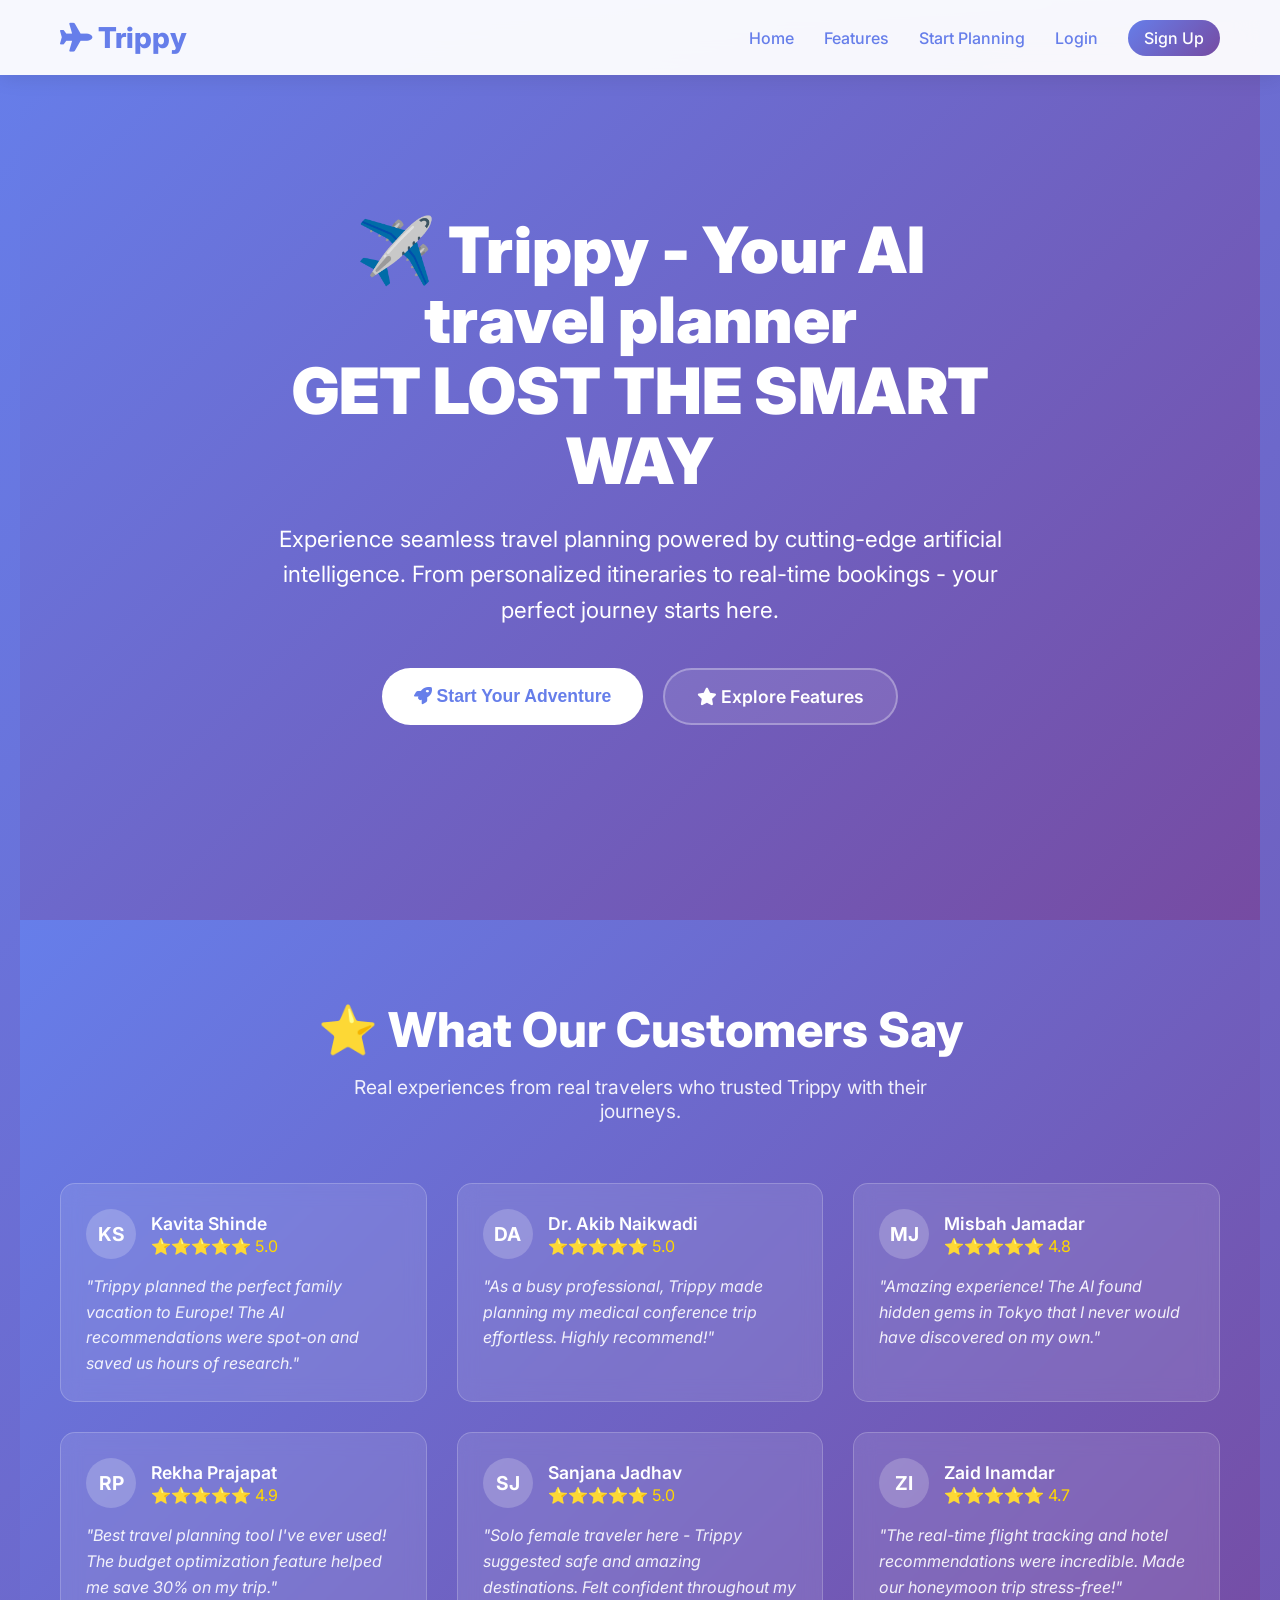
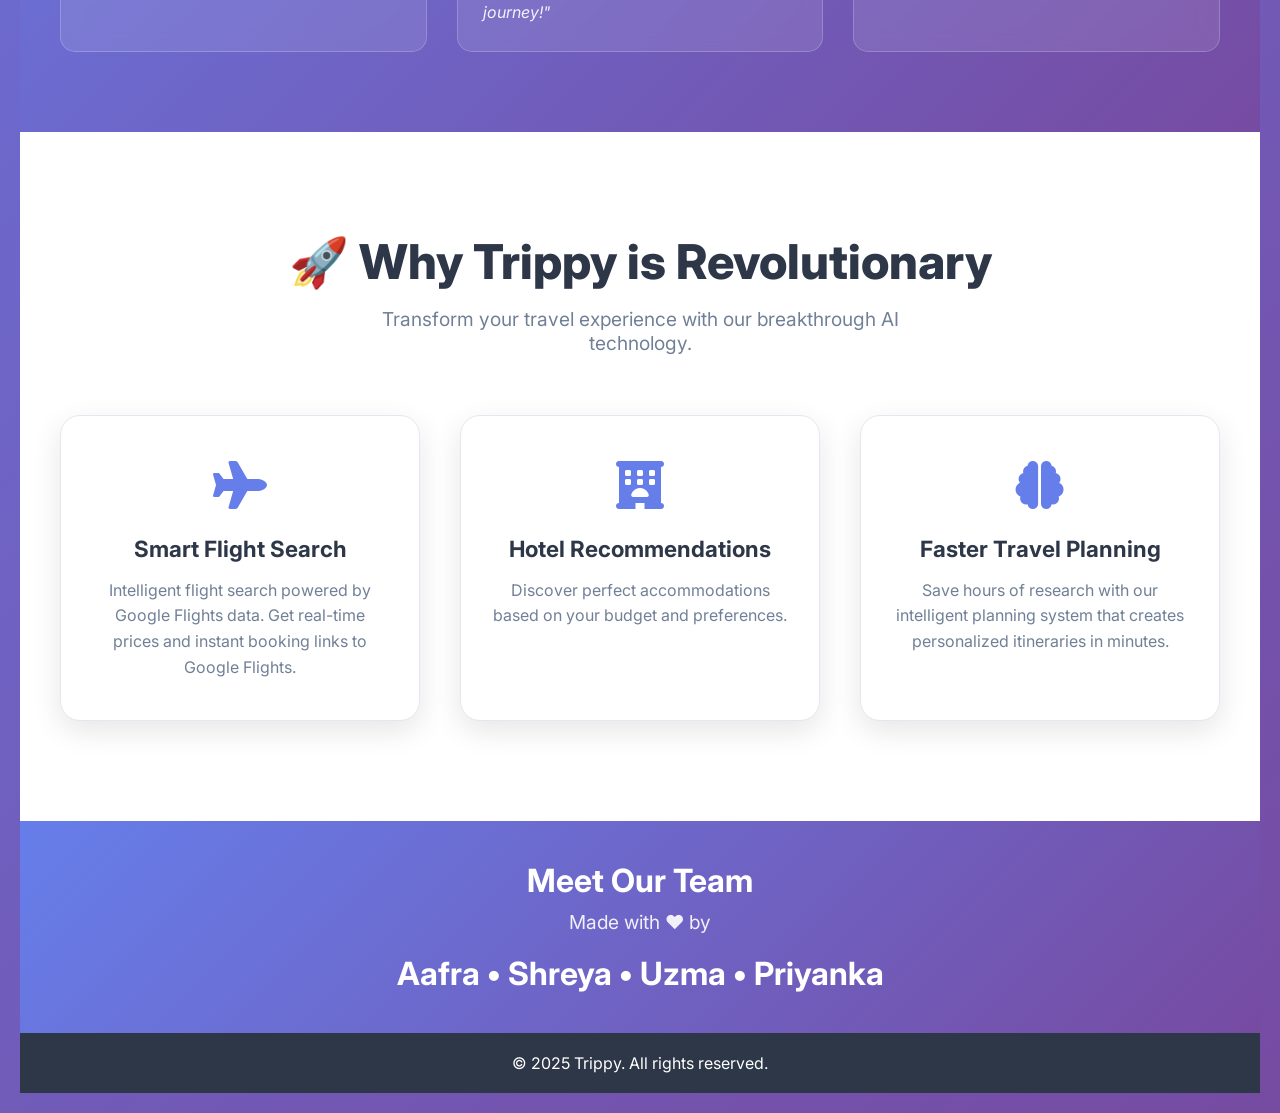
<file: templates/index.html>
<!DOCTYPE html>
<html lang="en">
<head>
    <meta charset="UTF-8">
    <meta name="viewport" content="width=device-width, initial-scale=1.0">
    <title>Trippy - Your AI travel planner</title>
    <link href="https://cdnjs.cloudflare.com/ajax/libs/font-awesome/6.0.0/css/all.min.css" rel="stylesheet">
    <link href="https://fonts.googleapis.com/css2?family=Inter:wght@300;400;500;600;700;800&display=swap" rel="stylesheet">
    <style>
        * {
            margin: 0;
            padding: 0;
            box-sizing: border-box;
        }

        body {
            font-family: 'Inter', sans-serif;
            background: linear-gradient(135deg, #667eea 0%, #764ba2 100%);
            min-height: 100vh;
            color: #333;
            overflow-x: hidden;
            margin: 0;
            padding: 20px;
        }

        /* Navigation */
        .navbar {
            position: fixed;
            top: 0;
            left: 0;
            right: 0;
            background: rgba(255, 255, 255, 0.95);
            backdrop-filter: blur(20px);
            z-index: 1000;
            padding: 20px 0;
            box-shadow: 0 2px 20px rgba(0, 0, 0, 0.1);
            animation: fadeInUp 1s ease-out;
        }

        .nav-container {
            max-width: 1200px;
            margin: 0 auto;
            padding: 0 20px;
            display: flex;
            justify-content: space-between;
            align-items: center;
        }

        .logo {
            font-size: 1.8rem;
            font-weight: 800;
            color: #667eea;
            text-decoration: none;
            transition: all 0.3s ease;
        }

        .logo:hover {
            transform: scale(1.05);
            color: #5a67d8;
        }

        .nav-links {
            display: flex;
            gap: 30px;
            list-style: none;
        }

        .nav-link {
            color: #667eea;
            text-decoration: none;
            font-weight: 500;
            transition: color 0.3s ease;
        }

        .nav-link:hover {
            color: #5a67d8;
        }

        .nav-register {
            background: linear-gradient(135deg, #667eea 0%, #764ba2 100%);
            color: white !important;
            padding: 8px 16px;
            border-radius: 20px;
            transition: all 0.3s ease;
        }

        .nav-register:hover {
            color: white !important;
            transform: translateY(-2px);
            box-shadow: 0 5px 15px rgba(102, 126, 234, 0.3);
        }

        @keyframes bounceIn {
            0% {
                opacity: 0;
                transform: scale(0.3);
            }
            50% {
                opacity: 1;
                transform: scale(1.05);
            }
            70% {
                transform: scale(0.9);
            }
            100% {
                opacity: 1;
                transform: scale(1);
            }
        }

        @keyframes slideInLeft {
            from {
                opacity: 0;
                transform: translateX(-100px);
            }
            to {
                opacity: 1;
                transform: translateX(0);
            }
        }

        @keyframes slideInRight {
            from {
                opacity: 0;
                transform: translateX(100px);
            }
            to {
                opacity: 1;
                transform: translateX(0);
            }
        }

        @keyframes gradientShift {
            0% {
                background-position: 0% 50%;
            }
            50% {
                background-position: 100% 50%;
            }
            100% {
                background-position: 0% 50%;
            }
        }

        /* Animations */
        @keyframes fadeInUp {
            from {
                opacity: 0;
                transform: translateY(50px);
            }
            to {
                opacity: 1;
                transform: translateY(0);
            }
        }

        @keyframes fadeInLeft {
            from {
                opacity: 0;
                transform: translateX(-50px);
            }
            to {
                opacity: 1;
                transform: translateX(0);
            }
        }

        @keyframes fadeInRight {
            from {
                opacity: 0;
                transform: translateX(50px);
            }
            to {
                opacity: 1;
                transform: translateX(0);
            }
        }

        @keyframes pulse {
            0%, 100% {
                transform: scale(1);
            }
            50% {
                transform: scale(1.05);
            }
        }

        @keyframes float {
            0%, 100% {
                transform: translateY(0px);
            }
            50% {
                transform: translateY(-10px);
            }
        }

        /* Hero Section */
        .hero-section {
            min-height: 100vh;
            background: linear-gradient(135deg, #667eea 0%, #764ba2 100%);
            display: flex;
            align-items: center;
            justify-content: center;
            text-align: center;
            color: white;
            position: relative;
            overflow: hidden;
        }

        .hero-content {
            max-width: 800px;
            animation: fadeInUp 1s ease-out;
            padding: 0 20px;
            z-index: 2;
        }

        .hero-title {
            font-size: 4rem;
            font-weight: 900;
            margin-bottom: 24px;
            line-height: 1.1;
            animation: fadeInUp 1.2s ease-out 0.2s both;
        }

        .hero-subtitle {
            font-size: 1.4rem;
            margin-bottom: 40px;
            opacity: 0.9;
            line-height: 1.6;
            animation: fadeInUp 1.2s ease-out 0.4s both;
        }

        .cta-buttons {
            display: flex;
            gap: 20px;
            justify-content: center;
            flex-wrap: wrap;
            animation: fadeInUp 1.2s ease-out 0.6s both;
        }

        .cta-button {
            padding: 16px 32px;
            border-radius: 50px;
            font-size: 1.1rem;
            font-weight: 600;
            text-decoration: none;
            transition: all 0.3s ease;
            cursor: pointer;
            border: none;
        }

        .cta-button.primary {
            background: white;
            color: #667eea;
        }

        .cta-button.primary:hover {
            background: #f8f9ff;
            transform: translateY(-2px);
            box-shadow: 0 10px 30px rgba(0, 0, 0, 0.2);
            animation: pulse 0.5s ease-in-out;
        }

        .cta-button.secondary {
            background: rgba(255, 255, 255, 0.1);
            color: white;
            border: 2px solid rgba(255, 255, 255, 0.3);
        }

        .cta-button.secondary:hover {
            background: rgba(255, 255, 255, 0.2);
            transform: translateY(-2px);
        }

        /* Features Section */
        .features-section {
            padding: 100px 0;
            background: white;
        }

        .container {
            max-width: 1200px;
            margin: 0 auto;
            padding: 0 20px;
        }

        .section-header {
            text-align: center;
            margin-bottom: 60px;
        }

        .section-title {
            font-size: 3rem;
            font-weight: 800;
            color: #2d3748;
            margin-bottom: 16px;
            animation: fadeInUp 0.8s ease-out;
        }

        .section-subtitle {
            font-size: 1.2rem;
            color: #718096;
            max-width: 600px;
            margin: 0 auto;
            animation: fadeInUp 0.8s ease-out 0.2s both;
        }

        .features-grid {
            display: grid;
            grid-template-columns: repeat(auto-fit, minmax(300px, 1fr));
            gap: 40px;
        }

        .feature-card {
            background: white;
            padding: 40px 30px;
            border-radius: 20px;
            text-align: center;
            box-shadow: 0 10px 30px rgba(0, 0, 0, 0.1);
            border: 1px solid #e2e8f0;
            transition: all 0.3s ease;
            animation: fadeInUp 0.8s ease-out;
        }

        .feature-card:nth-child(1) {
            animation-delay: 0.1s;
        }

        .feature-card:nth-child(2) {
            animation-delay: 0.3s;
        }

        .feature-card:nth-child(3) {
            animation-delay: 0.5s;
        }

        .feature-card:hover {
            transform: translateY(-10px);
            box-shadow: 0 20px 50px rgba(0, 0, 0, 0.15);
        }

        .feature-icon {
            font-size: 3rem;
            color: #667eea;
            margin-bottom: 20px;
            animation: float 3s ease-in-out infinite;
        }

        .feature-title {
            font-size: 1.4rem;
            font-weight: 700;
            color: #2d3748;
            margin-bottom: 16px;
        }

        .feature-description {
            color: #718096;
            line-height: 1.6;
        }

        /* Reviews Section */
        .reviews-section {
            background: linear-gradient(135deg, #667eea 0%, #764ba2 100%);
            padding: 80px 0;
            color: white;
        }

        .reviews-grid {
            display: grid;
            grid-template-columns: repeat(auto-fit, minmax(300px, 1fr));
            gap: 30px;
            margin-top: 40px;
        }

        .review-card {
            background: rgba(255, 255, 255, 0.1);
            backdrop-filter: blur(10px);
            border-radius: 15px;
            padding: 25px;
            border: 1px solid rgba(255, 255, 255, 0.2);
            transition: transform 0.3s ease;
            animation: slideInLeft 0.8s ease-out;
        }

        .review-card:nth-child(2) {
            animation: fadeInUp 0.8s ease-out 0.2s both;
        }

        .review-card:nth-child(3) {
            animation: slideInRight 0.8s ease-out 0.4s both;
        }

        .review-card:hover {
            transform: translateY(-5px);
        }

        .review-header {
            display: flex;
            align-items: center;
            margin-bottom: 15px;
        }

        .review-avatar {
            width: 50px;
            height: 50px;
            border-radius: 50%;
            background: rgba(255, 255, 255, 0.2);
            display: flex;
            align-items: center;
            justify-content: center;
            font-size: 1.2rem;
            font-weight: bold;
            margin-right: 15px;
        }

        .review-info h4 {
            margin: 0;
            font-size: 1.1rem;
            font-weight: 600;
        }

        .review-rating {
            color: #ffd700;
            font-size: 1rem;
            margin-top: 2px;
        }

        .review-text {
            font-style: italic;
            line-height: 1.6;
            opacity: 0.9;
        }

        /* Team Credits Section */
        .credits-section {
            padding: 40px 0;
            background: linear-gradient(135deg, #667eea 0%, #764ba2 100%);
            text-align: center;
            position: relative;
            overflow: hidden;
        }

        .credits-container {
            max-width: 600px;
            margin: 0 auto;
            padding: 0 20px;
            position: relative;
            z-index: 2;
        }

        .credits-title {
            font-size: 2rem;
            font-weight: 700;
            color: white;
            margin-bottom: 10px;
            animation: fadeInUp 0.8s ease-out;
        }

        .credits-text {
            font-size: 1.2rem;
            font-weight: 400;
            color: rgba(255, 255, 255, 0.9);
            margin-bottom: 20px;
            animation: fadeInUp 0.8s ease-out 0.2s both;
        }

        .credits-names {
            font-size: 2rem;
            color: white;
            font-weight: 700;
            animation: fadeInUp 0.8s ease-out 0.4s both;
        }

        /* App Section (Hidden by default) */
        .app-section {
            display: none;
            min-height: 100vh;
            padding: 20px 0;
        }

        .app-section.active {
            display: block;
        }

        .trippy-header {
            text-align: center;
            color: white;
            margin-bottom: 30px;
        }

        .trippy-header h1 {
            font-size: 2.5rem;
            font-weight: 800;
            margin-bottom: 10px;
        }

        .trippy-header p {
            font-size: 1.2rem;
            opacity: 0.9;
        }

        .trippy-container {
            max-width: 1200px;
            margin: 0 auto;
            display: grid;
            grid-template-columns: 1fr 1fr;
            gap: 30px;
            margin-bottom: 40px;
        }

        .plan-panel, .assistant-panel {
            background: white;
            border-radius: 20px;
            padding: 30px;
            box-shadow: 0 20px 40px rgba(0,0,0,0.1);
        }

        .panel-title {
            font-size: 1.5rem;
            color: #667eea;
            margin-bottom: 25px;
            display: flex;
            align-items: center;
            gap: 10px;
            font-weight: 600;
        }

        .form-group {
            margin-bottom: 20px;
        }

        .form-row {
            display: grid;
            grid-template-columns: 1fr 1fr;
            gap: 15px;
        }

        label {
            display: block;
            margin-bottom: 8px;
            font-weight: 600;
            color: #333;
            font-size: 0.95rem;
        }

        input, select {
            width: 100%;
            padding: 15px;
            border: 2px solid #e9ecef;
            border-radius: 10px;
            font-size: 1rem;
            transition: all 0.3s ease;
            background: #f8f9fa;
        }

        input:focus, select:focus {
            outline: none;
            border-color: #667eea;
            background: white;
            box-shadow: 0 0 0 3px rgba(102, 126, 234, 0.1);
        }

        /* Interest buttons styling */
        .interests-container {
            display: flex;
            flex-wrap: wrap;
            gap: 8px;
            margin-top: 10px;
        }

        .interest-button {
            padding: 8px 16px;
            background: #f1f3f4;
            border: 2px solid #e9ecef;
            border-radius: 20px;
            cursor: pointer;
            transition: all 0.3s ease;
            font-size: 0.9rem;
            color: #495057;
            user-select: none;
            font-weight: 500;
        }

        .interest-button:hover {
            background: #e9ecef;
            border-color: #667eea;
            transform: translateY(-1px);
        }

        .interest-button.selected {
            background: #667eea;
            border-color: #667eea;
            color: white;
        }

        .plan-trip-btn {
            width: 100%;
            padding: 18px;
            background: linear-gradient(135deg, #667eea 0%, #764ba2 100%);
            color: white;
            border: none;
            border-radius: 10px;
            font-size: 1.1rem;
            font-weight: 600;
            cursor: pointer;
            transition: all 0.3s ease;
            margin-top: 20px;
        }

        .plan-trip-btn:hover {
            transform: translateY(-2px);
            box-shadow: 0 10px 30px rgba(102, 126, 234, 0.3);
        }

        /* Chat styling */
        .chat-container {
            height: 400px;
            border: 2px solid #f1f3f4;
            border-radius: 15px;
            padding: 20px;
            overflow-y: auto;
            margin-bottom: 20px;
            background: #f8f9fa;
        }

        .chat-welcome {
            text-align: center;
            color: #666;
        }

        .assistant-avatar {
            font-size: 2rem;
            margin-bottom: 15px;
        }

        .chat-input-container {
            display: flex;
            gap: 10px;
        }

        .chat-input-container input {
            flex: 1;
            margin: 0;
        }

        .chat-input-container button {
            padding: 15px 20px;
            background: #667eea;
            color: white;
            border: none;
            border-radius: 10px;
            cursor: pointer;
            transition: all 0.3s ease;
        }

        .chat-input-container button:hover {
            background: #5a67d8;
            transform: translateY(-1px);
        }

        .voice-btn {
            padding: 15px 18px !important;
            background: #28a745 !important;
            margin-left: 5px !important;
        }

        .voice-btn:hover {
            background: #218838 !important;
        }

        .voice-btn.recording {
            background: #dc3545 !important;
            animation: pulse 1.5s infinite;
        }

        @keyframes pulse {
            0% { transform: scale(1); }
            50% { transform: scale(1.05); }
            100% { transform: scale(1); }
        }

        .voice-status {
            font-size: 0.8rem;
            margin-top: 5px;
            text-align: center;
            color: #666;
        }

        /* Results section */
        .results-container {
            max-width: 1200px;
            margin: 0 auto;
            background: white;
            border-radius: 20px;
            box-shadow: 0 20px 40px rgba(0,0,0,0.1);
            overflow: hidden;
        }

        .results-tabs {
            display: flex;
            background: #f8f9fa;
            border-bottom: 2px solid #e9ecef;
        }

        .tab {
            flex: 1;
            padding: 20px;
            text-align: center;
            cursor: pointer;
            font-weight: 600;
            color: #666;
            transition: all 0.3s ease;
            border-bottom: 3px solid transparent;
        }

        .tab:hover {
            background: #e9ecef;
            color: #333;
        }

        .tab.active {
            background: white;
            color: #667eea;
            border-bottom-color: #667eea;
        }

        .tab-content {
            padding: 30px;
        }

        .tab-panel {
            display: none;
        }

        .tab-panel.active {
            display: block;
        }

        .tab-panel h3 {
            color: #333;
            margin-bottom: 20px;
            font-size: 1.3rem;
        }

        /* Hotel card styling */
        .hotel-card {
            background: #f8f9fa;
            border: 2px solid #e9ecef;
            border-radius: 15px;
            padding: 20px;
            margin-bottom: 15px;
            transition: all 0.3s ease;
            cursor: pointer;
        }

        .hotel-card:hover {
            border-color: #667eea;
            transform: translateY(-2px);
            box-shadow: 0 10px 30px rgba(0,0,0,0.1);
        }

        .hotel-info {
            display: flex;
            justify-content: space-between;
            align-items: center;
        }

        .hotel-price {
            background: #28a745;
            color: white;
            padding: 8px 16px;
            border-radius: 20px;
            font-weight: 600;
            font-size: 1.1rem;
            border: 2px solid #28a745;
        }

        /* Budget breakdown styling */
        .budget-item {
            display: flex;
            justify-content: space-between;
            align-items: center;
            padding: 20px;
            margin-bottom: 15px;
            background: #f8f9fa;
            border-radius: 15px;
            border-left: 5px solid #667eea;
        }

        .budget-icon {
            width: 50px;
            height: 50px;
            background: #667eea;
            color: white;
            border-radius: 50%;
            display: flex;
            align-items: center;
            justify-content: center;
            font-size: 1.2rem;
            margin-right: 15px;
        }

        .budget-details {
            flex: 1;
        }

        .budget-amount {
            font-size: 1.5rem;
            font-weight: 700;
            color: #28a745;
        }

        .budget-percentage {
            color: #666;
            font-size: 0.9rem;
        }

        .main-content {
            display: grid;
            grid-template-columns: 1fr 1fr;
            gap: 30px;
            margin-bottom: 30px;
        }

        .search-panel, .chat-panel {
            background: white;
            border-radius: 15px;
            padding: 30px;
            box-shadow: 0 10px 30px rgba(0,0,0,0.1);
        }

        .panel-title {
            font-size: 1.5rem;
            margin-bottom: 20px;
            color: #667eea;
            display: flex;
            align-items: center;
            gap: 10px;
        }

        .form-group {
            margin-bottom: 20px;
        }

        .form-row {
            display: grid;
            grid-template-columns: 1fr 1fr;
            gap: 15px;
        }

        label {
            display: block;
            margin-bottom: 5px;
            font-weight: 600;
            color: #555;
        }

        input, select, textarea {
            width: 100%;
            padding: 12px;
            border: 2px solid #e1e5e9;
            border-radius: 8px;
            font-size: 1rem;
            transition: border-color 0.3s;
        }

        input:focus, select:focus, textarea:focus {
            outline: none;
            border-color: #667eea;
        }

        .btn {
            background: linear-gradient(135deg, #667eea 0%, #764ba2 100%);
            color: white;
            border: none;
            padding: 15px 30px;
            border-radius: 8px;
            font-size: 1rem;
            font-weight: 600;
            cursor: pointer;
            transition: transform 0.3s;
            width: 100%;
        }

        .btn:hover {
            transform: translateY(-2px);
        }

        /* Action Buttons */
        .action-btn:hover {
            background: rgba(255,255,255,0.3) !important;
            border-color: rgba(255,255,255,0.5) !important;
            transform: translateY(-2px);
            box-shadow: 0 5px 15px rgba(0,0,0,0.2);
        }

        /* Modal Styles */
        .modal-button:hover {
            transform: translateY(-2px);
            box-shadow: 0 5px 15px rgba(0,0,0,0.2);
        }

        /* Visual Itinerary Styles */
        .itinerary-timeline {
            position: relative;
            padding: 20px 0;
        }

        .itinerary-day {
            position: relative;
            margin-bottom: 30px;
            padding-left: 80px;
        }

        .day-marker {
            position: absolute;
            left: 0;
            top: 10px;
            width: 60px;
            height: 40px;
            background: #4285f4;
            border-radius: 20px;
            display: flex;
            align-items: center;
            justify-content: center;
            color: white;
            font-weight: bold;
            font-size: 0.9rem;
            box-shadow: 0 2px 8px rgba(66, 133, 244, 0.3);
        }

        .day-header {
            margin-bottom: 15px;
        }

        .day-title {
            color: #333;
            font-size: 1.1rem;
            font-weight: 600;
            margin: 0 0 5px 0;
        }

        .day-subtitle {
            color: #666;
            font-size: 0.9rem;
            margin: 0;
        }

        .activities-container {
            display: flex;
            flex-direction: column;
            gap: 10px;
        }

        .activity-card {
            display: flex;
            align-items: center;
            background: white;
            border-radius: 12px;
            padding: 12px;
            border: 1px solid #e0e0e0;
            transition: all 0.2s ease;
            cursor: pointer;
            position: relative;
        }

        .activity-card:hover {
            box-shadow: 0 4px 12px rgba(0,0,0,0.1);
            border-color: #4285f4;
        }

        .activity-icon {
            width: 40px;
            height: 40px;
            border-radius: 50%;
            display: flex;
            align-items: center;
            justify-content: center;
            margin-right: 12px;
            flex-shrink: 0;
        }

        .activity-icon.sightseeing {
            background: #e3f2fd;
            color: #1976d2;
        }

        .activity-icon.food {
            background: #fff3e0;
            color: #f57c00;
        }

        .activity-icon.activity {
            background: #e8f5e8;
            color: #388e3c;
        }

        .activity-icon.transport {
            background: #fce4ec;
            color: #c2185b;
        }

        .activity-image {
            width: 60px;
            height: 60px;
            border-radius: 8px;
            object-fit: cover;
            margin-right: 12px;
            flex-shrink: 0;
        }

        .activity-content {
            flex: 1;
            min-width: 0;
        }

        .activity-title {
            color: #333;
            font-size: 1rem;
            font-weight: 600;
            margin: 0 0 4px 0;
            line-height: 1.2;
        }

        .activity-description {
            color: #666;
            font-size: 0.85rem;
            line-height: 1.3;
            margin: 0;
        }

        .activity-meta {
            display: flex;
            align-items: center;
            gap: 12px;
            margin-top: 6px;
            font-size: 0.8rem;
            color: #666;
        }

        .activity-meta span {
            display: flex;
            align-items: center;
            gap: 4px;
        }

        .activity-time {
            position: absolute;
            top: 12px;
            right: 12px;
            background: #4285f4;
            color: white;
            padding: 4px 8px;
            border-radius: 12px;
            font-size: 0.8rem;
            font-weight: 500;
        }

        .itinerary-summary {
            background: linear-gradient(135deg, #667eea 0%, #764ba2 100%);
            color: white;
            padding: 20px;
            border-radius: 16px;
            margin-bottom: 25px;
            text-align: center;
        }

        .summary-stats {
            display: grid;
            grid-template-columns: repeat(auto-fit, minmax(100px, 1fr));
            gap: 15px;
            margin-top: 15px;
        }

        .summary-stat {
            background: rgba(255,255,255,0.2);
            padding: 12px;
            border-radius: 12px;
            backdrop-filter: blur(10px);
        }

        .stat-number {
            font-size: 1.2rem;
            font-weight: bold;
            margin-bottom: 4px;
        }

        .stat-label {
            font-size: 0.8rem;
            opacity: 0.9;
        }

        /* Search Results Styles */
        .flight-card, .hotel-card {
            border: 2px solid #e1e5e9;
            border-radius: 12px;
            padding: 20px;
            transition: all 0.3s ease;
            cursor: pointer;
        }

        .flight-card:hover, .hotel-card:hover {
            border-color: #667eea;
            box-shadow: 0 5px 15px rgba(102, 126, 234, 0.2);
        }

        .flight-card.selected, .hotel-card.selected {
            border-color: #667eea;
            background: #f8f9ff;
        }

        /* Modern Flight Card Styles */
        .modern-flight-card {
            border: 1px solid #e0e0e0;
            border-radius: 16px;
            padding: 24px;
            background: white;
            margin-bottom: 16px;
            box-shadow: 0 2px 8px rgba(0, 0, 0, 0.08);
            transition: all 0.3s ease;
        }

        .modern-flight-card:hover {
            box-shadow: 0 4px 16px rgba(0, 0, 0, 0.12);
            border-color: #667eea;
            transform: translateY(-2px);
        }

        .modern-flight-card.selected {
            border-color: #667eea;
            background: #f8f9ff;
            box-shadow: 0 4px 16px rgba(102, 126, 234, 0.15);
        }

        .flight-card-content {
            display: flex;
            align-items: center;
            justify-content: space-between;
        }

        .flight-main-info {
            display: flex;
            align-items: center;
            gap: 32px;
            flex: 1;
        }

        .airline-section {
            display: flex;
            align-items: center;
            gap: 12px;
            min-width: 160px;
        }

        .airline-logo {
            width: 40px;
            height: 40px;
            border-radius: 8px;
            background: linear-gradient(135deg, #667eea 0%, #764ba2 100%);
            display: flex;
            align-items: center;
            justify-content: center;
        }

        .airline-icon {
            color: white;
            font-weight: bold;
            font-size: 16px;
        }

        .airline-details {
            display: flex;
            flex-direction: column;
        }

        .airline-name {
            margin: 0;
            font-size: 16px;
            font-weight: 600;
            color: #1a1a1a;
            line-height: 1.2;
        }

        .flight-type {
            font-size: 13px;
            color: #666;
            margin-top: 2px;
        }

        .time-section {
            display: flex;
            align-items: center;
            gap: 24px;
            flex: 1;
            justify-content: center;
        }

        .departure-info, .arrival-info {
            display: flex;
            flex-direction: column;
            align-items: center;
            text-align: center;
        }

        .time {
            font-size: 18px;
            font-weight: 600;
            color: #1a1a1a;
            line-height: 1.2;
        }

        .location {
            font-size: 13px;
            color: #666;
            margin-top: 4px;
        }

        .flight-duration {
            display: flex;
            flex-direction: column;
            align-items: center;
            min-width: 100px;
        }

        .duration-line {
            display: flex;
            align-items: center;
            margin-bottom: 6px;
        }

        .duration-dot {
            width: 6px;
            height: 6px;
            border-radius: 50%;
            background: #667eea;
        }

        .duration-bar {
            width: 80px;
            height: 2px;
            background: linear-gradient(to right, #667eea, #764ba2);
            margin: 0 4px;
        }

        .duration-text {
            font-size: 12px;
            color: #666;
            font-weight: 500;
        }

        .flight-price-section {
            display: flex;
            align-items: center;
        }

        .flight-price-btn {
            background: #28a745;
            color: white;
            border: 2px solid #28a745;
            padding: 12px 24px;
            border-radius: 8px;
            font-weight: 600;
            font-size: 16px;
            cursor: pointer;
            transition: all 0.3s ease;
            min-width: 100px;
        }

        .flight-price-btn:hover {
            background: #218838;
            border-color: #218838;
            transform: translateY(-1px);
            box-shadow: 0 4px 12px rgba(40, 167, 69, 0.3);
        }

        .flight-info, .hotel-info {
            display: flex;
            justify-content: space-between;
            align-items: center;
            margin-bottom: 10px;
        }

        .flight-price, .hotel-price {
            background: #28a745;
            color: white;
            padding: 8px 16px;
            border-radius: 20px;
            font-weight: 600;
            font-size: 1.1rem;
            border: 2px solid #28a745;
        }

        .booking-links {
            display: flex;
            gap: 10px;
            margin-top: 10px;
        }

        .booking-link {
            padding: 6px 12px;
            background: #667eea;
            color: white;
            text-decoration: none;
            border-radius: 5px;
            font-size: 0.9rem;
            transition: background 0.3s ease;
        }

        .booking-link:hover {
            background: #5a67d8;
        }

        .checkout-section {
            position: sticky;
            top: 20px;
        }

        #checkoutBtn:not(:disabled) {
            opacity: 1;
            background: #28a745;
        }

        #checkoutBtn:not(:disabled):hover {
            background: #218838;
            transform: translateY(-2px);
        }

        /* Footer */
        .footer {
            background: #2d3748;
            color: white;
            padding: 20px 0;
            text-align: center;
        }

        /* Responsive Design */
        @media (max-width: 768px) {
            .hero-title {
                font-size: 2.5rem;
            }

            .trippy-container {
                grid-template-columns: 1fr;
                gap: 20px;
            }

            .main-content {
                grid-template-columns: 1fr;
            }

            .nav-links {
                display: none;
            }

            .cta-buttons {
                flex-direction: column;
                align-items: center;
            }

            .form-row {
                grid-template-columns: 1fr;
            }

            .interests-container {
                justify-content: center;
            }

            .results-tabs {
                flex-wrap: wrap;
            }

            .tab {
                flex: none;
                min-width: 50%;
            }

            .trippy-header h1 {
                font-size: 2rem;
            }

            .plan-panel, .assistant-panel {
                padding: 20px;
            }

            /* Mobile responsive flight cards */
            .modern-flight-card {
                padding: 16px;
            }

            .flight-card-content {
                flex-direction: column;
                gap: 16px;
            }

            .flight-main-info {
                flex-direction: column;
                gap: 16px;
                width: 100%;
            }

            .airline-section {
                justify-content: center;
                min-width: auto;
            }

            .time-section {
                gap: 16px;
                flex-direction: row;
                justify-content: space-between;
            }

            .departure-info, .arrival-info {
                flex: 1;
            }

            .flight-duration {
                min-width: 80px;
            }

            .duration-bar {
                width: 60px;
            }

            .flight-price-section {
                justify-content: center;
                width: 100%;
            }

            .flight-price-btn {
                width: 100%;
                max-width: 200px;
            }
        }
    </style>
</head>
<body>
    <!-- Navigation -->
    <nav class="navbar">
        <div class="nav-container">
            <a href="#" class="logo">
                <i class="fas fa-plane"></i> Trippy
            </a>
            <ul class="nav-links">
                <li><a href="#home" class="nav-link">Home</a></li>
                <li><a href="#features" class="nav-link">Features</a></li>
                <li><a href="#" class="nav-link" onclick="showApp()">Start Planning</a></li>
                <li><a href="/login" class="nav-link">Login</a></li>
                <li><a href="/register" class="nav-link nav-register">Sign Up</a></li>
            </ul>
        </div>
    </nav>

    <!-- Landing Page -->
    <div id="landing-page">
        <!-- Hero Section -->
        <section class="hero-section" id="home">
            <div class="hero-content">
                <h1 class="hero-title">
                    ✈️ Trippy - Your AI travel planner<br>GET LOST THE SMART WAY
                </h1>
                <p class="hero-subtitle">
                    Experience seamless travel planning powered by cutting-edge artificial intelligence. 
                    From personalized itineraries to real-time bookings - your perfect journey starts here.
                </p>
                <div class="cta-buttons">
                    <button class="cta-button primary" onclick="showApp()">
                        <i class="fas fa-rocket"></i> Start Your Adventure
                    </button>
                    <a href="#features" class="cta-button secondary">
                        <i class="fas fa-star"></i> Explore Features
                    </a>
                </div>
            </div>
        </section>

        <!-- Reviews Section -->
        <section class="reviews-section">
            <div class="container">
                <div class="section-header">
                    <h2 class="section-title" style="color: white;">⭐ What Our Customers Say</h2>
                    <p class="section-subtitle" style="color: rgba(255, 255, 255, 0.9);">
                        Real experiences from real travelers who trusted Trippy with their journeys.
                    </p>
                </div>
                <div class="reviews-grid">
                    <div class="review-card">
                        <div class="review-header">
                            <div class="review-avatar">KS</div>
                            <div class="review-info">
                                <h4>Kavita Shinde</h4>
                                <div class="review-rating">⭐⭐⭐⭐⭐ 5.0</div>
                            </div>
                        </div>
                        <p class="review-text">"Trippy planned the perfect family vacation to Europe! The AI recommendations were spot-on and saved us hours of research."</p>
                    </div>
                    
                    <div class="review-card">
                        <div class="review-header">
                            <div class="review-avatar">DA</div>
                            <div class="review-info">
                                <h4>Dr. Akib Naikwadi</h4>
                                <div class="review-rating">⭐⭐⭐⭐⭐ 5.0</div>
                            </div>
                        </div>
                        <p class="review-text">"As a busy professional, Trippy made planning my medical conference trip effortless. Highly recommend!"</p>
                    </div>
                    
                    <div class="review-card">
                        <div class="review-header">
                            <div class="review-avatar">MJ</div>
                            <div class="review-info">
                                <h4>Misbah Jamadar</h4>
                                <div class="review-rating">⭐⭐⭐⭐⭐ 4.8</div>
                            </div>
                        </div>
                        <p class="review-text">"Amazing experience! The AI found hidden gems in Tokyo that I never would have discovered on my own."</p>
                    </div>
                    
                    <div class="review-card">
                        <div class="review-header">
                            <div class="review-avatar">RP</div>
                            <div class="review-info">
                                <h4>Rekha Prajapat</h4>
                                <div class="review-rating">⭐⭐⭐⭐⭐ 4.9</div>
                            </div>
                        </div>
                        <p class="review-text">"Best travel planning tool I've ever used! The budget optimization feature helped me save 30% on my trip."</p>
                    </div>
                    
                    <div class="review-card">
                        <div class="review-header">
                            <div class="review-avatar">SJ</div>
                            <div class="review-info">
                                <h4>Sanjana Jadhav</h4>
                                <div class="review-rating">⭐⭐⭐⭐⭐ 5.0</div>
                            </div>
                        </div>
                        <p class="review-text">"Solo female traveler here - Trippy suggested safe and amazing destinations. Felt confident throughout my journey!"</p>
                    </div>
                    
                    <div class="review-card">
                        <div class="review-header">
                            <div class="review-avatar">ZI</div>
                            <div class="review-info">
                                <h4>Zaid Inamdar</h4>
                                <div class="review-rating">⭐⭐⭐⭐⭐ 4.7</div>
                            </div>
                        </div>
                        <p class="review-text">"The real-time flight tracking and hotel recommendations were incredible. Made our honeymoon trip stress-free!"</p>
                    </div>
                </div>
            </div>
        </section>

        <!-- Features Section -->
        <section class="features-section" id="features">
            <div class="container">
                <div class="section-header">
                    <h2 class="section-title">🚀 Why Trippy is Revolutionary</h2>
                    <p class="section-subtitle">
                        Transform your travel experience with our breakthrough AI technology.
                    </p>
                </div>
                <div class="features-grid">
                    <div class="feature-card">
                        <div class="feature-icon">
                            <i class="fas fa-plane"></i>
                        </div>
                        <h3 class="feature-title">Smart Flight Search</h3>
                        <p class="feature-description">
                            Intelligent flight search powered by Google Flights data. Get real-time prices and instant booking links to Google Flights.
                        </p>
                    </div>
                    <div class="feature-card">
                        <div class="feature-icon">
                            <i class="fas fa-hotel"></i>
                        </div>
                        <h3 class="feature-title">Hotel Recommendations</h3>
                        <p class="feature-description">
                            Discover perfect accommodations based on your budget and preferences.
                        </p>
                    </div>
                    <div class="feature-card">
                        <div class="feature-icon">
                            <i class="fas fa-brain"></i>
                        </div>
                        <h3 class="feature-title">Faster Travel Planning</h3>
                        <p class="feature-description">
                            Save hours of research with our intelligent planning system that creates personalized itineraries in minutes.
                        </p>
                    </div>
                </div>
            </div>
        </section>

        <!-- Team Credits Section -->
        <section class="credits-section">
            <div class="credits-container">
                <h2 class="credits-title">Meet Our Team</h2>
                <p class="credits-text">Made with ❤️ by</p>
                <div class="credits-names">
                    Aafra • Shreya • Uzma • Priyanka
                </div>
            </div>
        </section>

        <!-- Footer -->
        <footer class="footer">
            <div class="container">
                <p>&copy; 2025 Trippy. All rights reserved.</p>
            </div>
        </footer>
    </div>

    <!-- App Section (Hidden by default) -->
    <div class="app-section" id="app-section">
        <div class="trippy-header">
            <h1><i class="fas fa-plane"></i> Trippy - Your AI travel planner</h1>
            <p>GET LOST THE SMART WAY</p>
        </div>
        
        <div class="trippy-container">
            <!-- Left Panel - Plan Your Trip -->
            <div class="plan-panel">
                <h2 class="panel-title">
                    <i class="fas fa-search"></i> Plan Your Trip
                </h2>
                
                <form id="searchForm">
                    <div class="form-row">
                        <div class="form-group">
                            <label for="origin">From</label>
                            <input type="text" id="origin" name="origin" placeholder="Enter city name or airport code" required>
                        </div>
                        <div class="form-group">
                            <label for="destination">To</label>
                            <input type="text" id="destination" name="destination" placeholder="Enter city name or airport code" required>
                        </div>
                    </div>

                    <div class="form-row">
                        <div class="form-group">
                            <label for="departure_date">Departure Date</label>
                            <input type="date" id="departure_date" name="departure_date" required>
                        </div>
                        <div class="form-group">
                            <label for="return_date">Return Date (Optional)</label>
                            <input type="date" id="return_date" name="return_date">
                        </div>
                    </div>

                    <div class="form-row">
                        <div class="form-group">
                            <label for="checkin_date">Hotel Check-in</label>
                            <input type="date" id="checkin_date" name="checkin_date">
                        </div>
                        <div class="form-group">
                            <label for="checkout_date">Hotel Check-out</label>
                            <input type="date" id="checkout_date" name="checkout_date">
                        </div>
                    </div>

                    <div class="form-row">
                        <div class="form-group">
                            <label for="people_count">Number of People</label>
                            <select id="people_count" name="people_count">
                                <option value="1">1 Person</option>
                                <option value="2">2 People</option>
                                <option value="3">3 People</option>
                                <option value="4">4 People</option>
                                <option value="5">5+ People</option>
                            </select>
                        </div>
                        <div class="form-group">
                            <label for="budget">Total Budget ($)</label>
                            <input type="number" id="budget" name="budget" placeholder="5000" min="0">
                        </div>
                    </div>

                    <div class="form-group">
                        <label for="interests">Your Interests</label>
                        <div class="interests-container">
                            <input type="hidden" id="interests" name="interests" value="">
                            <div class="interest-button" data-value="adventure">Adventure</div>
                            <div class="interest-button" data-value="culture">Culture</div>
                            <div class="interest-button" data-value="food">Food</div>
                            <div class="interest-button" data-value="nature">Nature</div>
                            <div class="interest-button" data-value="history">History</div>
                            <div class="interest-button" data-value="nightlife">Nightlife</div>
                            <div class="interest-button" data-value="shopping">Shopping</div>
                            <div class="interest-button" data-value="relaxation">Relaxation</div>
                            <div class="interest-button" data-value="photography">Photography</div>
                        </div>
                    </div>

                    <button type="submit" class="plan-trip-btn">
                        <i class="fas fa-edit"></i> Plan My Trip
                    </button>
                </form>
            </div>

            <!-- Right Panel - Travel Assistant -->
            <div class="assistant-panel">
                <!-- User Status -->
                <div id="userStatus" style="margin-bottom: 15px; padding: 10px; background: #f8f9fa; border-radius: 10px; text-align: center; border: 1px solid #e9ecef;">
                    <span id="loginStatus" style="color: #dc3545; font-size: 0.9rem;">
                        <i class="fas fa-user-slash"></i> Not logged in
                    </span>
                    <span style="margin: 0 10px; color: #ccc;">|</span>
                    <button onclick="toggleUserMenu()" style="background: none; border: none; color: #667eea; cursor: pointer; font-size: 0.9rem;">
                        <i class="fas fa-cog"></i> Account
                    </button>
                </div>

                <!-- Trip Actions -->
                <div class="trip-actions" style="margin-bottom: 20px; padding: 15px; background: linear-gradient(135deg, #667eea 0%, #764ba2 100%); border-radius: 15px; text-align: center;">
                    <h3 style="color: white; margin: 0 0 15px 0; font-size: 1.1rem;">
                        <i class="fas fa-magic"></i> Trip Actions
                    </h3>
                    <div style="display: flex; gap: 10px; justify-content: center; flex-wrap: wrap;">
                        <button onclick="saveTrip()" class="action-btn" style="padding: 10px 20px; background: rgba(255,255,255,0.2); color: white; border: 2px solid rgba(255,255,255,0.3); border-radius: 25px; cursor: pointer; font-size: 0.9rem; font-weight: 500; transition: all 0.3s ease; backdrop-filter: blur(10px); display: flex; align-items: center; gap: 8px;">
                            <i class="fas fa-save"></i> Save Trip
                        </button>
                        <button onclick="shareTrip()" class="action-btn" style="padding: 10px 20px; background: rgba(255,255,255,0.2); color: white; border: 2px solid rgba(255,255,255,0.3); border-radius: 25px; cursor: pointer; font-size: 0.9rem; font-weight: 500; transition: all 0.3s ease; backdrop-filter: blur(10px); display: flex; align-items: center; gap: 8px;">
                            <i class="fas fa-share-alt"></i> Share Trip
                        </button>
                        <button onclick="showSavedTrips()" class="action-btn" style="padding: 10px 20px; background: rgba(255,255,255,0.2); color: white; border: 2px solid rgba(255,255,255,0.3); border-radius: 25px; cursor: pointer; font-size: 0.9rem; font-weight: 500; transition: all 0.3s ease; backdrop-filter: blur(10px); display: flex; align-items: center; gap: 8px;">
                            <i class="fas fa-history"></i> My Trips
                        </button>
                    </div>
                </div>

                <h2 class="panel-title">
                    <i class="fas fa-comments"></i> Travel Assistant
                </h2>
                
                <div class="chat-container">
                    <div class="chat-welcome">
                        <div class="assistant-avatar">👋</div>
                        <p>Hi! I'm your AI travel assistant. Ask me anything about your trip planning, destinations, travel tips, or any questions you have!</p>
                        <p style="font-size: 0.9rem; color: #888; margin-top: 10px;">
                            💡 <strong>Tip:</strong> Use the microphone button to speak your trip details! 
                            Try saying something like: "I want to go from New York to Paris on March 15th for 2 people with a budget of $3000"
                        </p>
                    </div>
                    <div id="chatMessages"></div>
                </div>
                
                <div class="chat-input-container">
                    <input type="text" id="chatInput" placeholder="Ask me about travel..." />
                    <button id="sendChatBtn">
                        <i class="fas fa-paper-plane"></i>
                    </button>
                    <button id="voiceBtn" class="voice-btn" title="Voice Input">
                        <i class="fas fa-microphone"></i>
                    </button>
                </div>
                <div id="voiceStatus" class="voice-status" style="display: none;"></div>
            </div>
        </div>
        
        <!-- Results Section -->
        <div id="searchResults" style="display: none;">
            <div class="results-container">
                <div class="results-tabs">
                    <div class="tab active" data-tab="flights">
                        <i class="fas fa-plane"></i> Flights
                    </div>
                    <div class="tab" data-tab="hotels">
                        <i class="fas fa-hotel"></i> Hotels
                    </div>
                    <div class="tab" data-tab="itinerary">
                        <i class="fas fa-map"></i> Itinerary
                    </div>
                    <div class="tab" data-tab="budget">
                        <i class="fas fa-chart-pie"></i> Budget
                    </div>
                </div>
                
                <div class="tab-content">
                    <div id="flightsTab" class="tab-panel active">
                        <div id="flightResults"></div>
                    </div>
                    <div id="hotelsTab" class="tab-panel">
                        <h3><i class="fas fa-hotel"></i> Recommended Hotels</h3>
                        <div id="hotelResults"></div>
                    </div>
                    <div id="itineraryTab" class="tab-panel">
                        <div id="itineraryResults"></div>
                    </div>
                    <div id="budgetTab" class="tab-panel">
                        <h3><i class="fas fa-chart-pie"></i> Budget Breakdown</h3>
                        <div id="budgetResults"></div>
                    </div>
                </div>
            </div>
        </div>
    </div>

    <!-- Saved Trips Modal -->
    <div id="savedTripsModal" style="display: none; position: fixed; top: 0; left: 0; width: 100%; height: 100%; background: rgba(0,0,0,0.5); z-index: 1000; justify-content: center; align-items: center;">
        <div style="background: white; border-radius: 20px; padding: 30px; max-width: 800px; width: 90%; max-height: 80%; overflow-y: auto; position: relative;">
            <div style="display: flex; justify-content: space-between; align-items: center; margin-bottom: 25px; padding-bottom: 15px; border-bottom: 2px solid #e9ecef;">
                <h2 style="color: #333; margin: 0; font-size: 1.5rem;">
                    <i class="fas fa-history" style="color: #667eea; margin-right: 10px;"></i>My Saved Trips
                </h2>
                <button onclick="closeSavedTripsModal()" style="background: none; border: none; font-size: 24px; color: #666; cursor: pointer; padding: 5px;">×</button>
            </div>
            <div id="savedTripsContent" style="min-height: 200px;">
                <!-- Saved trips will be loaded here -->
            </div>
        </div>
    </div>

    <!-- Login/Register Modal -->
    <div id="authModal" style="display: none; position: fixed; top: 0; left: 0; width: 100%; height: 100%; background: rgba(0,0,0,0.5); z-index: 1000; justify-content: center; align-items: center;">
        <div style="background: white; border-radius: 20px; padding: 30px; max-width: 400px; width: 90%; position: relative;">
            <div style="display: flex; justify-content: space-between; align-items: center; margin-bottom: 25px;">
                <h2 style="color: #333; margin: 0; font-size: 1.5rem;">
                    <i class="fas fa-user" style="color: #667eea; margin-right: 10px;"></i>Login Required
                </h2>
                <button onclick="closeAuthModal()" style="background: none; border: none; font-size: 24px; color: #666; cursor: pointer; padding: 5px;">×</button>
            </div>
            <div style="text-align: center; margin-bottom: 25px;">
                <p style="color: #666; font-size: 1.1rem; margin-bottom: 20px;">Please login or register to save and share your trips</p>
                <div style="display: flex; gap: 15px; justify-content: center;">
                    <button onclick="redirectToLogin()" style="padding: 12px 25px; background: linear-gradient(135deg, #667eea 0%, #764ba2 100%); color: white; border: none; border-radius: 25px; cursor: pointer; font-size: 1rem; font-weight: 500; transition: all 0.3s ease;">
                        <i class="fas fa-sign-in-alt"></i> Login
                    </button>
                    <button onclick="redirectToRegister()" style="padding: 12px 25px; background: linear-gradient(135deg, #28a745 0%, #20c997 100%); color: white; border: none; border-radius: 25px; cursor: pointer; font-size: 1rem; font-weight: 500; transition: all 0.3s ease;">
                        <i class="fas fa-user-plus"></i> Register
                    </button>
                </div>
            </div>
        </div>
    </div>

    <script>
        // Landing Page Functions
        function showApp() {
            document.getElementById('landing-page').style.display = 'none';
            document.getElementById('app-section').classList.add('active');
            document.querySelector('.navbar').style.display = 'none';
            loadSavedTrips(); // Load trips when entering app
        }

        function showLanding() {
            document.getElementById('landing-page').style.display = 'block';
            document.getElementById('app-section').classList.remove('active');
            document.querySelector('.navbar').style.display = 'block';
        }

        // Set minimum date to today
        document.addEventListener('DOMContentLoaded', function() {
            const today = new Date().toISOString().split('T')[0];
            document.getElementById('departure_date').min = today;
            document.getElementById('return_date').min = today;
            document.getElementById('checkin_date').min = today;
            document.getElementById('checkout_date').min = today;
            
            // Update user status on page load
            updateUserStatus();
        });

        // Form submission with search results
        document.getElementById('searchForm').addEventListener('submit', function(e) {
            e.preventDefault();
            
            const formData = new FormData(this);
            const interests = formData.get('interests') ? formData.get('interests').split(',').filter(i => i.trim()) : [];
            
            const searchData = {
                origin: formData.get('origin'),
                destination: formData.get('destination'),
                departure_date: formData.get('departure_date'),
                return_date: formData.get('return_date'),
                check_in: formData.get('checkin_date'),
                check_out: formData.get('checkout_date'),
                people_count: formData.get('people_count'),
                budget: formData.get('budget'),
                interests: interests
            };
            
            // Show loading state
            document.getElementById('searchResults').style.display = 'block';
            document.getElementById('searchResults').scrollIntoView({ behavior: 'smooth' });
            
            // Show loading indicators in all tabs
            document.getElementById('flightResults').innerHTML = '<div style="text-align: center; padding: 40px; color: #666;"><i class="fas fa-spinner fa-spin" style="font-size: 2rem; margin-bottom: 10px;"></i><br>Searching for flights...</div>';
            document.getElementById('hotelResults').innerHTML = '<div style="text-align: center; padding: 40px; color: #666;"><i class="fas fa-spinner fa-spin" style="font-size: 2rem; margin-bottom: 10px;"></i><br>Searching for hotels...</div>';
            document.getElementById('itineraryResults').innerHTML = '<div style="text-align: center; padding: 40px; color: #666;"><i class="fas fa-spinner fa-spin" style="font-size: 2rem; margin-bottom: 10px;"></i><br>Generating itinerary...</div>';
            
            // Make API call to backend
            fetch('/search', {
                method: 'POST',
                headers: {
                    'Content-Type': 'application/json',
                },
                body: JSON.stringify(searchData)
            })
            .then(response => response.json())
            .then(data => {
                if (data.success) {
                    // Populate real results from backend
                    console.log('Backend data received:', data);
                    populateFlightResults(data.flights || []);
                    populateHotelResultsNew(data.hotels || []);
                    populateItineraryResults(data.itinerary || '');
                    populateBudgetResults(parseInt(searchData.budget) || 5000);
                } else {
                    // Show error or fallback to sample data
                    console.error('Search failed:', data.error);
                    populateFlightResults(searchData.origin, searchData.destination, searchData.departure_date, searchData.return_date);
                    populateHotelResultsNew([]);
                    populateItineraryResults('Sample itinerary will be generated here...');
                    populateBudgetResults(parseInt(searchData.budget) || 5000);
                }
            })
            .catch(error => {
                console.error('Error:', error);
                // Fallback to sample data
                populateFlightResults(searchData.origin, searchData.destination, searchData.departure_date, searchData.return_date);
                populateHotelResultsNew([]);
                populateItineraryResults('Sample itinerary will be generated here...');
                populateBudgetResults(parseInt(searchData.budget) || 5000);
            });
        });



        // Global variables for tracking selections
        let selectedFlight = null;
        let selectedHotel = null;
        let currentFlights = []; // Store current flights for sorting

        // Function to get color based on rating
        function getRatingColor(rating) {
            const numRating = parseFloat(rating);
            if (numRating >= 4.5) return '#28a745'; // Excellent - Green
            if (numRating >= 4.0) return '#17a2b8'; // Very Good - Teal
            if (numRating >= 3.5) return '#ffc107'; // Good - Yellow/Gold
            if (numRating >= 3.0) return '#fd7e14'; // Average - Orange
            if (numRating >= 2.5) return '#dc3545'; // Poor - Red
            return '#6c757d'; // Very Poor - Gray
        }

        // Function to sort flights
        function sortFlights() {
            const sortBy = document.getElementById('flightSortBy').value;
            let sortedFlights = [...currentFlights];
            
            switch(sortBy) {
                case 'price-low':
                    sortedFlights.sort((a, b) => a.price - b.price);
                    break;
                case 'price-high':
                    sortedFlights.sort((a, b) => b.price - a.price);
                    break;
                case 'duration':
                    sortedFlights.sort((a, b) => {
                        const getDurationMinutes = (duration) => {
                            const parts = duration.match(/(\d+)h\s*(\d+)m/);
                            if (parts) {
                                return parseInt(parts[1]) * 60 + parseInt(parts[2]);
                            }
                            return 999; // fallback for unparseable durations
                        };
                        return getDurationMinutes(a.duration) - getDurationMinutes(b.duration);
                    });
                    break;
                case 'rating':
                    sortedFlights.sort((a, b) => (b.rating || 0) - (a.rating || 0));
                    break;
                case 'departure':
                    sortedFlights.sort((a, b) => {
                        const timeToMinutes = (time) => {
                            const [hours, minutes] = time.split(':').map(Number);
                            return hours * 60 + minutes;
                        };
                        return timeToMinutes(a.departure) - timeToMinutes(b.departure);
                    });
                    break;
                default: // recommended
                    // Keep original order or apply custom recommendation logic
                    break;
            }
            
            renderFlightCards(sortedFlights);
        }

        // Function to render flight cards
        function renderFlightCards(flights) {
            const flightResults = document.getElementById('flightResults');
            const currentSortValue = document.getElementById('flightSortBy')?.value || 'recommended';
            
            const flightHeader = `
                <div style="display: flex; justify-content: space-between; align-items: center; margin-bottom: 25px; padding-bottom: 15px; border-bottom: 2px solid #e9ecef;">
                    <h3 style="color: #333; margin: 0; font-size: 1.4rem; font-weight: 600;">
                        <i class="fas fa-plane" style="color: #667eea; margin-right: 10px;"></i>Recommended Flights
                    </h3>
                    <div style="display: flex; align-items: center; gap: 10px;">
                        <span style="color: #666; font-size: 0.9rem; font-weight: 500;">Sort by:</span>
                        <select id="flightSortBy" onchange="sortFlights()" style="padding: 8px 12px; border: 1px solid #ddd; border-radius: 8px; background: white; color: #333; font-size: 0.9rem; cursor: pointer; outline: none; transition: border-color 0.3s ease;" 
                                onmouseover="this.style.borderColor='#667eea'" 
                                onmouseout="this.style.borderColor='#ddd'">
                            <option value="recommended" ${currentSortValue === 'recommended' ? 'selected' : ''}>Recommended</option>
                            <option value="price-low" ${currentSortValue === 'price-low' ? 'selected' : ''}>Price: Low to High</option>
                            <option value="price-high" ${currentSortValue === 'price-high' ? 'selected' : ''}>Price: High to Low</option>
                            <option value="duration" ${currentSortValue === 'duration' ? 'selected' : ''}>Duration: Shortest</option>
                            <option value="rating" ${currentSortValue === 'rating' ? 'selected' : ''}>Rating: Highest</option>
                            <option value="departure" ${currentSortValue === 'departure' ? 'selected' : ''}>Departure Time</option>
                        </select>
                    </div>
                </div>
            `;
            
            const flightCards = flights.map(flight => `
                <div class="flight-card modern-flight-card" onclick="selectFlight(${flight.id})" id="flight-${flight.id}">
                    <div class="flight-card-content">
                        <div class="flight-main-info">
                            <div class="airline-section">
                                <div class="airline-logo">
                                    <span class="airline-icon">${flight.airline.charAt(0)}</span>
                                </div>
                                <div class="airline-details">
                                    <h4 class="airline-name">
                                        ${flight.airline}
                                        <span style="color: ${getRatingColor(flight.rating || 4.0)}; font-size: 0.9rem; margin-left: 8px; font-weight: normal;">★ ${flight.rating || '4.0'}</span>
                                    </h4>
                                    <span class="flight-type">${flight.stops}</span>
                                </div>
                            </div>
                            
                            <div class="time-section">
                                <div class="departure-info">
                                    <span class="time">${flight.departure}</span>
                                    <span class="location">${flight.origin || 'Origin'}</span>
                                </div>
                                <div class="flight-duration">
                                    <div class="duration-line">
                                        <div class="duration-dot"></div>
                                        <div class="duration-bar"></div>
                                        <div class="duration-dot"></div>
                                    </div>
                                    <span class="duration-text">${flight.duration}</span>
                                </div>
                                <div class="arrival-info">
                                    <span class="time">${flight.arrival}</span>
                                    <span class="location">${flight.destination || 'Destination'}</span>
                                </div>
                                
                                <!-- Google Flights link positioned below time section -->
                                <div style="margin-top: 12px; text-align: center;">
                                    <a href="${flight.booking_links?.google_flights || `https://www.google.com/flights#flt=${flight.origin}.${flight.destination}.2025-07-01;c:USD;e:1;sd:1;t:f`}" 
                                       target="_blank" 
                                       onclick="event.stopPropagation()"
                                       style="display: inline-flex; align-items: center; padding: 6px 12px; background: linear-gradient(135deg, #4285f4, #34a853); color: white; text-decoration: none; border-radius: 20px; font-size: 0.75rem; font-weight: 500; transition: all 0.3s ease; white-space: nowrap; box-shadow: 0 2px 4px rgba(66, 133, 244, 0.2);"
                                       onmouseover="this.style.background='linear-gradient(135deg, #3367d6, #2d7a2f)'; this.style.transform='translateY(-2px)'; this.style.boxShadow='0 4px 12px rgba(66, 133, 244, 0.3)'"
                                       onmouseout="this.style.background='linear-gradient(135deg, #4285f4, #34a853)'; this.style.transform='translateY(0)'; this.style.boxShadow='0 2px 4px rgba(66, 133, 244, 0.2)'">
                                        <i class="fas fa-external-link-alt" style="margin-right: 5px; font-size: 0.65rem;"></i>Book on Google
                                    </a>
                                </div>
                            </div>
                        </div>
                        
                        <div class="flight-price-section">
                            <button class="flight-price-btn" onclick="event.stopPropagation(); bookFlight(${flight.id})">
                                $${flight.price}
                            </button>
                        </div>
                    </div>
                </div>
            `).join('');
            
            flightResults.innerHTML = flightHeader + flightCards;
        }

        // Populate flight results - handles both real backend data and sample data
        function populateFlightResults(flightsOrOrigin, destination, departureDate, returnDate) {
            const flightResults = document.getElementById('flightResults');
            
            let flights;
            let origin;
            
            // Check if first parameter is flight data array or origin string
            if (Array.isArray(flightsOrOrigin)) {
                // Real backend data
                flights = flightsOrOrigin;
                
                // If we have flight data, use first flight's origin/destination, otherwise use defaults
                if (flights.length > 0) {
                    origin = flights[0].origin || 'Origin';
                    destination = flights[0].destination || destination || 'Destination';
                } else {
                    // Empty array - fall back to sample data
                    origin = 'New York';
                    destination = 'Paris';
                    flights = [
                        {
                            id: 1,
                            airline: 'Emirates',
                            rating: 4.8,
                            departure: '08:30',
                            arrival: '14:45',
                            duration: '8h 15m',
                            price: 850,
                            stops: 'Direct',
                            origin: origin,
                            destination: destination,
                            booking_links: {
                                google_flights: `https://www.google.com/flights#flt=${origin}.${destination}.${departureDate || '2025-07-01'};c:USD;e:1;sd:1;t:f`,
                                skyscanner: '#',
                                kayak: '#'
                            }
                        },
                        {
                            id: 2,
                            airline: 'British Airways',
                            rating: 4.5,
                            departure: '14:20',
                            arrival: '22:10',
                            duration: '9h 50m',
                            price: 720,
                            stops: '1 Stop',
                            origin: origin,
                            destination: destination,
                            booking_links: {
                                google_flights: `https://www.google.com/flights#flt=${origin}.${destination}.${departureDate || '2025-07-01'};c:USD;e:1;sd:1;t:f`,
                                skyscanner: '#',
                                kayak: '#'
                            }
                        },
                        {
                            id: 3,
                            airline: 'Lufthansa',
                            rating: 4.3,
                            departure: '10:15',
                            arrival: '18:30',
                            duration: '10h 15m',
                            price: 680,
                            stops: '1 Stop',
                            origin: origin,
                            destination: destination,
                            booking_links: {
                                google_flights: `https://www.google.com/flights#flt=${origin}.${destination}.${departureDate || '2025-07-01'};c:USD;e:1;sd:1;t:f`,
                                skyscanner: '#',
                                kayak: '#'
                            }
                        },
                        {
                            id: 4,
                            airline: 'Singapore Airlines',
                            rating: 4.9,
                            departure: '16:45',
                            arrival: '06:20+1',
                            duration: '11h 35m',
                            price: 920,
                            stops: 'Direct',
                            origin: origin,
                            destination: destination,
                            booking_links: {
                                google_flights: `https://www.google.com/flights#flt=${origin}.${destination}.${departureDate || '2025-07-01'};c:USD;e:1;sd:1;t:f`,
                                skyscanner: '#',
                                kayak: '#'
                            }
                        },
                        {
                            id: 5,
                            airline: 'Qatar Airways',
                            rating: 4.7,
                            departure: '23:55',
                            arrival: '08:15+1',
                            duration: '10h 20m',
                            price: 780,
                            stops: 'Direct',
                            origin: origin,
                            destination: destination,
                            booking_links: {
                                google_flights: `https://www.google.com/flights#flt=${origin}.${destination}.${departureDate || '2025-07-01'};c:USD;e:1;sd:1;t:f`,
                                skyscanner: '#',
                                kayak: '#'
                            }
                        }
                    ];
                }
            } else {
                // Sample data fallback - called with origin string
                origin = flightsOrOrigin || 'New York';
                destination = destination || 'Paris';
                flights = [
                    {
                        id: 1,
                        airline: 'Emirates',
                        rating: 4.8,
                        departure: '08:30',
                        arrival: '14:45',
                        duration: '8h 15m',
                        price: 850,
                        stops: 'Direct',
                        origin: origin,
                        destination: destination,
                        booking_links: {
                            google_flights: `https://www.google.com/flights#flt=${origin}.${destination}.${departureDate || '2025-07-01'};c:USD;e:1;sd:1;t:f`,
                            skyscanner: '#',
                            kayak: '#'
                        }
                    },
                    {
                        id: 2,
                        airline: 'British Airways',
                        rating: 4.5,
                        departure: '14:20',
                        arrival: '22:10',
                        duration: '9h 50m',
                        price: 720,
                        stops: '1 Stop',
                        origin: origin,
                        destination: destination,
                        booking_links: {
                            google_flights: `https://www.google.com/flights#flt=${origin}.${destination}.${departureDate || '2025-07-01'};c:USD;e:1;sd:1;t:f`,
                            skyscanner: '#',
                            kayak: '#'
                        }
                    },
                    {
                        id: 3,
                        airline: 'Lufthansa',
                        rating: 4.3,
                        departure: '10:15',
                        arrival: '18:30',
                        duration: '10h 15m',
                        price: 680,
                        stops: '1 Stop',
                        origin: origin,
                        destination: destination,
                        booking_links: {
                            google_flights: `https://www.google.com/flights#flt=${origin}.${destination}.${departureDate || '2025-07-01'};c:USD;e:1;sd:1;t:f`,
                            skyscanner: '#',
                            kayak: '#'
                        }
                    },
                    {
                        id: 4,
                        airline: 'Singapore Airlines',
                        rating: 4.9,
                        departure: '16:45',
                        arrival: '06:20+1',
                        duration: '11h 35m',
                        price: 920,
                        stops: 'Direct',
                        origin: origin,
                        destination: destination,
                        booking_links: {
                            google_flights: `https://www.google.com/flights#flt=${origin}.${destination}.${departureDate || '2025-07-01'};c:USD;e:1;sd:1;t:f`,
                            skyscanner: '#',
                            kayak: '#'
                        }
                    },
                    {
                        id: 5,
                        airline: 'Qatar Airways',
                        rating: 4.7,
                        departure: '23:55',
                        arrival: '08:15+1',
                        duration: '10h 20m',
                        price: 780,
                        stops: 'Direct',
                        origin: origin,
                        destination: destination,
                        booking_links: {
                            google_flights: `https://www.google.com/flights#flt=${origin}.${destination}.${departureDate || '2025-07-01'};c:USD;e:1;sd:1;t:f`,
                            skyscanner: '#',
                            kayak: '#'
                        }
                    }
                ];
            }

            if (flights.length === 0) {
                flightResults.innerHTML = '<p style="text-align: center; color: #666; padding: 20px;">No flights found. Please try adjusting your search criteria.</p>';
                return;
            }

            console.log('Flights data:', flights); // Debug log to see the data
            
            // Add header with sort options
            const flightHeader = `
                <div style="display: flex; justify-content: space-between; align-items: center; margin-bottom: 25px; padding-bottom: 15px; border-bottom: 2px solid #e9ecef;">
                    <h3 style="color: #333; margin: 0; font-size: 1.4rem; font-weight: 600;">
                        <i class="fas fa-plane" style="color: #667eea; margin-right: 10px;"></i>Recommended Flights
                    </h3>
                    <div style="display: flex; align-items: center; gap: 10px;">
                        <span style="color: #666; font-size: 0.9rem; font-weight: 500;">Sort by:</span>
                        <select id="flightSortBy" onchange="sortFlights()" style="padding: 8px 12px; border: 1px solid #ddd; border-radius: 8px; background: white; color: #333; font-size: 0.9rem; cursor: pointer; outline: none; transition: border-color 0.3s ease;" 
                                onmouseover="this.style.borderColor='#667eea'" 
                                onmouseout="this.style.borderColor='#ddd'">
                            <option value="recommended">Recommended</option>
                            <option value="price-low">Price: Low to High</option>
                            <option value="price-high">Price: High to Low</option>
                            <option value="duration">Duration: Shortest</option>
                            <option value="rating">Rating: Highest</option>
                            <option value="departure">Departure Time</option>
                        </select>
                    </div>
                </div>
            `;
            
            // Store flights globally for sorting and render
            currentFlights = flights;
            renderFlightCards(flights);
        }

        // Get destination-specific hotel images
        function getDestinationHotelImages(destination) {
            const destLower = (destination || '').toLowerCase();
            
            // Destination-specific hotel image collections
            const destinationImages = {
                'paris': [
                    'https://images.unsplash.com/photo-1549294413-26f195200c16?ixlib=rb-4.0.3&ixid=M3wxMjA3fDB8MHxwaG90by1wYWdlfHx8fGVufDB8fHx8fA%3D%3D&auto=format&fit=crop&w=1200&q=85',
                    'https://images.unsplash.com/photo-1520250497591-112f2f40a3f4?ixlib=rb-4.0.3&ixid=M3wxMjA3fDB8MHxwaG90by1wYWdlfHx8fGVufDB8fHx8fA%3D%3D&auto=format&fit=crop&w=1200&q=85',
                    'https://images.unsplash.com/photo-1571896349842-33c89424de2d?ixlib=rb-4.0.3&ixid=M3wxMjA3fDB8MHxwaG90by1wYWdlfHx8fGVufDB8fHx8fA%3D%3D&auto=format&fit=crop&w=1200&q=85',
                    'https://images.unsplash.com/photo-1582719478250-c89cae4dc85b?ixlib=rb-4.0.3&ixid=M3wxMjA3fDB8MHxwaG90by1wYWdlfHx8fGVufDB8fHx8fA%3D%3D&auto=format&fit=crop&w=1200&q=85',
                    'https://images.unsplash.com/photo-1578774204375-826dc5d996ed?ixlib=rb-4.0.3&ixid=M3wxMjA3fDB8MHxwaG90by1wYWdlfHx8fGVufDB8fHx8fA%3D%3D&auto=format&fit=crop&w=1200&q=85',
                    'https://images.unsplash.com/photo-1584132967334-10e028bd69f7?ixlib=rb-4.0.3&ixid=M3wxMjA3fDB8MHxwaG90by1wYWdlfHx8fGVufDB8fHx8fA%3D%3D&auto=format&fit=crop&w=1200&q=85'
                ],
                'tokyo': [
                    'https://images.unsplash.com/photo-1542051841857-5f90071e7989?ixlib=rb-4.0.3&ixid=M3wxMjA3fDB8MHxwaG90by1wYWdlfHx8fGVufDB8fHx8fA%3D%3D&auto=format&fit=crop&w=1200&q=85',
                    'https://images.unsplash.com/photo-1555400081-e0cf46913f43?ixlib=rb-4.0.3&ixid=M3wxMjA3fDB8MHxwaG90by1wYWdlfHx8fGVufDB8fHx8fA%3D%3D&auto=format&fit=crop&w=1200&q=85',
                    'https://images.unsplash.com/photo-1571003123894-1f0594d2b5d9?ixlib=rb-4.0.3&ixid=M3wxMjA3fDB8MHxwaG90by1wYWdlfHx8fGVufDB8fHx8fA%3D%3D&auto=format&fit=crop&w=1200&q=85',
                    'https://images.unsplash.com/photo-1540959733332-eab4deabeeaf?ixlib=rb-4.0.3&ixid=M3wxMjA3fDB8MHxwaG90by1wYWdlfHx8fGVufDB8fHx8fA%3D%3D&auto=format&fit=crop&w=1200&q=85',
                    'https://images.unsplash.com/photo-1551882547-ff40c63fe5fa?ixlib=rb-4.0.3&ixid=M3wxMjA3fDB8MHxwaG90by1wYWdlfHx8fGVufDB8fHx8fA%3D%3D&auto=format&fit=crop&w=1200&q=85',
                    'https://images.unsplash.com/photo-1578774204375-826dc5d996ed?ixlib=rb-4.0.3&ixid=M3wxMjA3fDB8MHxwaG90by1wYWdlfHx8fGVufDB8fHx8fA%3D%3D&auto=format&fit=crop&w=1200&q=85'
                ],
                'london': [
                    'https://images.unsplash.com/photo-1551882547-ff40c63fe5fa?ixlib=rb-4.0.3&ixid=M3wxMjA3fDB8MHxwaG90by1wYWdlfHx8fGVufDB8fHx8fA%3D%3D&auto=format&fit=crop&w=1200&q=85',
                    'https://images.unsplash.com/photo-1564501049412-61c2a3083791?ixlib=rb-4.0.3&ixid=M3wxMjA3fDB8MHxwaG90by1wYWdlfHx8fGVufDB8fHx8fA%3D%3D&auto=format&fit=crop&w=1200&q=85',
                    'https://images.unsplash.com/photo-1587213811864-3b8a2dff3074?ixlib=rb-4.0.3&ixid=M3wxMjA3fDB8MHxwaG90by1wYWdlfHx8fGVufDB8fHx8fA%3D%3D&auto=format&fit=crop&w=1200&q=85',
                    'https://images.unsplash.com/photo-1549294413-26f195200c16?ixlib=rb-4.0.3&ixid=M3wxMjA3fDB8MHxwaG90by1wYWdlfHx8fGVufDB8fHx8fA%3D%3D&auto=format&fit=crop&w=1200&q=85',
                    'https://images.unsplash.com/photo-1520250497591-112f2f40a3f4?ixlib=rb-4.0.3&ixid=M3wxMjA3fDB8MHxwaG90by1wYWdlfHx8fGVufDB8fHx8fA%3D%3D&auto=format&fit=crop&w=1200&q=85',
                    'https://images.unsplash.com/photo-1571896349842-33c89424de2d?ixlib=rb-4.0.3&ixid=M3wxMjA3fDB8MHxwaG90by1wYWdlfHx8fGVufDB8fHx8fA%3D%3D&auto=format&fit=crop&w=1200&q=85'
                ],
                'newyork': [
                    'https://images.unsplash.com/photo-1566073771259-6a8506099945?ixlib=rb-4.0.3&ixid=M3wxMjA3fDB8MHxwaG90by1wYWdlfHx8fGVufDB8fHx8fA%3D%3D&auto=format&fit=crop&w=1200&q=85',
                    'https://images.unsplash.com/photo-1578774204375-826dc5d996ed?ixlib=rb-4.0.3&ixid=M3wxMjA3fDB8MHxwaG90by1wYWdlfHx8fGVufDB8fHx8fA%3D%3D&auto=format&fit=crop&w=1200&q=85',
                    'https://images.unsplash.com/photo-1520250497591-112f2f40a3f4?ixlib=rb-4.0.3&ixid=M3wxMjA3fDB8MHxwaG90by1wYWdlfHx8fGVufDB8fHx8fA%3D%3D&auto=format&fit=crop&w=1200&q=85',
                    'https://images.unsplash.com/photo-1571003123894-1f0594d2b5d9?ixlib=rb-4.0.3&ixid=M3wxMjA3fDB8MHxwaG90by1wYWdlfHx8fGVufDB8fHx8fA%3D%3D&auto=format&fit=crop&w=1200&q=85',
                    'https://images.unsplash.com/photo-1582719478250-c89cae4dc85b?ixlib=rb-4.0.3&ixid=M3wxMjA3fDB8MHxwaG90by1wYWdlfHx8fGVufDB8fHx8fA%3D%3D&auto=format&fit=crop&w=1200&q=85',
                    'https://images.unsplash.com/photo-1549294413-26f195200c16?ixlib=rb-4.0.3&ixid=M3wxMjA3fDB8MHxwaG90by1wYWdlfHx8fGVufDB8fHx8fA%3D%3D&auto=format&fit=crop&w=1200&q=85'
                ]
            };
            
            // Default high-quality hotel images
            const defaultImages = [
                'https://images.unsplash.com/photo-1582719478250-c89cae4dc85b?ixlib=rb-4.0.3&ixid=M3wxMjA3fDB8MHxwaG90by1wYWdlfHx8fGVufDB8fHx8fA%3D%3D&auto=format&fit=crop&w=1200&q=85',
                'https://images.unsplash.com/photo-1520250497591-112f2f40a3f4?ixlib=rb-4.0.3&ixid=M3wxMjA3fDB8MHxwaG90by1wYWdlfHx8fGVufDB8fHx8fA%3D%3D&auto=format&fit=crop&w=1200&q=85',
                'https://images.unsplash.com/photo-1571896349842-33c89424de2d?ixlib=rb-4.0.3&ixid=M3wxMjA3fDB8MHxwaG90by1wYWdlfHx8fGVufDB8fHx8fA%3D%3D&auto=format&fit=crop&w=1200&q=85',
                'https://images.unsplash.com/photo-1549294413-26f195200c16?ixlib=rb-4.0.3&ixid=M3wxMjA3fDB8MHxwaG90by1wYWdlfHx8fGVufDB8fHx8fA%3D%3D&auto=format&fit=crop&w=1200&q=85',
                'https://images.unsplash.com/photo-1578774204375-826dc5d996ed?ixlib=rb-4.0.3&ixid=M3wxMjA3fDB8MHxwaG90by1wYWdlfHx8fGVufDB8fHx8fA%3D%3D&auto=format&fit=crop&w=1200&q=85',
                'https://images.unsplash.com/photo-1584132967334-10e028bd69f7?ixlib=rb-4.0.3&ixid=M3wxMjA3fDB8MHxwaG90by1wYWdlfHx8fGVufDB8fHx8fA%3D%3D&auto=format&fit=crop&w=1200&q=85'
            ];
            
            // Check for specific destination matches
            for (const dest in destinationImages) {
                if (destLower.includes(dest)) {
                    return destinationImages[dest];
                }
            }
            
            return defaultImages;
        }

        // Populate hotel results - handles both real backend data and sample data
        function populateHotelResults(hotelsOrDestination, checkIn, checkOut, guests) {
            const hotelResults = document.getElementById('hotelResults');
            
            let hotels;
            let destination;
            
            // Check if first parameter is hotel data array or destination string
            if (Array.isArray(hotelsOrDestination)) {
                // Real backend data
                hotels = hotelsOrDestination;
                destination = hotels.length > 0 ? (hotels[0].destination || 'Destination') : 'Destination';
            } else {
                // Sample data fallback
                destination = hotelsOrDestination;
                const hotelImages = getDestinationHotelImages(destination);
                
                hotels = [
                    {
                        id: 1,
                        name: 'Grand Luxury Hotel',
                        rating: 5,
                        price: 250,
                        image: hotelImages[0],
                        amenities: ['Free WiFi', 'Pool', 'Spa', 'Restaurant', 'Concierge', 'Room Service'],
                        location: 'Downtown ' + (destination || 'City Center'),
                        maps_link: `https://www.google.com/maps/search/Grand+Luxury+Hotel+${destination || 'Paris'}`
                    },
                    {
                        id: 2,
                        name: 'City Center Inn',
                        rating: 4,
                        price: 150,
                        image: hotelImages[1],
                        amenities: ['Free WiFi', 'Gym', 'Restaurant', 'Bar', 'Business Center'],
                        location: 'City Center, ' + (destination || 'Paris'),
                        maps_link: `https://www.google.com/maps/search/City+Center+Inn+${destination || 'Paris'}`
                    },
                    {
                        id: 3,
                        name: 'Budget Travel Lodge',
                        rating: 3,
                        price: 80,
                        image: hotelImages[2],
                        amenities: ['Free WiFi', 'Breakfast', 'Parking', '24/7 Front Desk'],
                        location: 'Near Airport, ' + (destination || 'Paris'),
                        maps_link: `https://www.google.com/maps/search/Budget+Travel+Lodge+${destination || 'Paris'}`
                    },
                    {
                        id: 4,
                        name: 'Boutique Heritage Hotel',
                        rating: 5,
                        price: 320,
                        image: hotelImages[3],
                        amenities: ['Free WiFi', 'Rooftop Bar', 'Historic Architecture', 'Fine Dining', 'Valet Parking'],
                        location: 'Historic District, ' + (destination || 'Paris'),
                        maps_link: `https://www.google.com/maps/search/Boutique+Heritage+Hotel+${destination || 'Paris'}`
                    },
                    {
                        id: 5,
                        name: 'Modern Business Hotel',
                        rating: 4,
                        price: 180,
                        image: hotelImages[4],
                        amenities: ['Free WiFi', 'Business Center', 'Meeting Rooms', 'Gym', 'Airport Shuttle'],
                        location: 'Business District, ' + (destination || 'Paris'),
                        maps_link: `https://www.google.com/maps/search/Modern+Business+Hotel+${destination || 'Paris'}`
                    },
                    {
                        id: 6,
                        name: 'Riverside Resort',
                        rating: 4,
                        price: 220,
                        image: hotelImages[5],
                        amenities: ['Free WiFi', 'Pool', 'Spa', 'River Views', 'Restaurant', 'Boat Tours'],
                        location: 'Riverside, ' + (destination || 'Paris'),
                        maps_link: `https://www.google.com/maps/search/Riverside+Resort+${destination || 'Paris'}`
                    }
                ];
            }

            if (hotels.length === 0) {
                hotelResults.innerHTML = '<p style="text-align: center; color: #666; padding: 20px;">No hotels found. Please try adjusting your search criteria.</p>';
                return;
            }

            hotelResults.innerHTML = hotels.map(hotel => `
                <div class="hotel-card" onclick="selectHotel(${hotel.id})" id="hotel-${hotel.id}">
                    <div style="position: relative; overflow: hidden; border-radius: 8px; margin-bottom: 15px;">
                        <img src="${hotel.image || 'https://images.unsplash.com/photo-1551882547-ff40c63fe5fa?ixlib=rb-4.0.3&ixid=M3wxMjA3fDB8MHxwaG90by1wYWdlfHx8fGVufDB8fHx8fA%3D%3D&auto=format&fit=crop&w=1200&q=85'}" 
                             alt="${hotel.name}" 
                             style="width: 100%; height: 150px; object-fit: cover; border-radius: 8px; transition: transform 0.3s ease;" 
                             onerror="this.src='https://images.unsplash.com/photo-1564501049412-61c2a3083791?ixlib=rb-4.0.3&ixid=M3wxMjA3fDB8MHxwaG90by1wYWdlfHx8fGVufDB8fHx8fA%3D%3D&auto=format&fit=crop&w=1200&q=85'"
                             onload="this.style.opacity='1'"
                             onmouseover="this.style.transform='scale(1.05)'"
                             onmouseout="this.style.transform='scale(1)'">
                    </div>
                    <div class="hotel-info">
                        <div>
                            <h4 style="margin: 0; color: #333;">${hotel.name}</h4>
                            <div style="margin: 5px 0;">
                                ${'★'.repeat(hotel.rating || 3)}${'☆'.repeat(5-(hotel.rating || 3))}
                                <span style="color: #666; font-size: 0.9rem;">(${hotel.rating || 3}/5)</span>
                            </div>
                            <p style="margin: 5px 0; color: #666; font-size: 0.9rem;"><strong>Location:</strong> ${hotel.location || 'City Center'}</p>
                            <p style="margin: 5px 0; color: #666; font-size: 0.9rem;"><strong>Amenities:</strong> ${(hotel.amenities || ['Free WiFi', 'Breakfast']).join(' • ')}</p>
                        </div>
                        <div class="hotel-price">$${hotel.price}/night</div>
                    </div>
                    <div class="booking-links">
                        <a href="${hotel.maps_link || `https://www.google.com/maps/search/${encodeURIComponent(hotel.name)}+${destination || 'Paris'}`}" target="_blank" class="booking-link">
                            <i class="fas fa-map-marker-alt"></i> View on Google Maps
                        </a>
                    </div>
                </div>
            `).join('');
        }

        // Populate itinerary results with visual timeline
        function populateItineraryResults(itinerary) {
            const itineraryContainer = document.getElementById('itineraryResults');
            
            // Auto-generate itinerary based on form data instead of waiting for button click
            generateAutoItinerary();
        }

        // Auto-generate itinerary based on user form data
        function generateAutoItinerary() {
            const formData = new FormData(document.getElementById('searchForm'));
            const destination = formData.get('destination') || 'Paris';
            const departureDate = formData.get('departure_date') || '2025-07-15';
            const returnDate = formData.get('return_date');
            const interests = formData.get('interests') ? formData.get('interests').split(',').filter(i => i.trim()) : ['sightseeing'];
            const budget = parseInt(formData.get('budget')) || 5000;
            
            // Calculate trip duration in days
            let tripDays = 3; // Default to 3 days
            if (departureDate && returnDate) {
                const departure = new Date(departureDate);
                const returnD = new Date(returnDate);
                const diffTime = Math.abs(returnD - departure);
                tripDays = Math.ceil(diffTime / (1000 * 60 * 60 * 24)) + 1; // Include departure day
                
                // LOGIC FOR LONGER ITINERARIES:
                // For trips longer than 7 days, we show the first 7 days in detail
                // This keeps the UI manageable and focuses on the key experiences
                // Future enhancement: Add pagination or "Show More Days" functionality
                // For very long trips (2+ weeks), consider grouping by weeks or themes
                if (tripDays > 7) {
                    console.log(`Original trip length: ${tripDays} days. Showing first 7 days for optimal UI experience.`);
                    tripDays = 7; // Show first 7 days in detail
                }
            }
            
            const autoItinerary = generateSmartItinerary(destination, departureDate, tripDays, interests, budget);
            renderVisualItinerary(autoItinerary);
        }

        // Generate smart itinerary based on user preferences
        function generateSmartItinerary(destination, startDate, totalDays, interests, budget) {
            const dailyBudget = Math.floor(budget / totalDays);
            
            // Activity templates based on interests
            const activityTemplates = {
                adventure: [
                    { type: 'activity', title: 'Outdoor Adventure', icon: 'mountain', cost: 75 },
                    { type: 'activity', title: 'Adventure Sports', icon: 'skiing', cost: 100 },
                    { type: 'activity', title: 'Nature Hiking', icon: 'hiking', cost: 25 }
                ],
                culture: [
                    { type: 'sightseeing', title: 'Museum Visit', icon: 'university', cost: 28 },
                    { type: 'activity', title: 'Cultural Workshop', icon: 'palette', cost: 60 },
                    { type: 'sightseeing', title: 'Historical Sites', icon: 'landmark', cost: 20 }
                ],
                food: [
                    { type: 'food', title: 'Local Market Tour', icon: 'apple-alt', cost: 35 },
                    { type: 'food', title: 'Cooking Class', icon: 'utensils', cost: 85 },
                    { type: 'food', title: 'Food Tasting Tour', icon: 'wine-glass', cost: 65 }
                ],
                nature: [
                    { type: 'activity', title: 'Botanical Garden', icon: 'leaf', cost: 15 },
                    { type: 'activity', title: 'Wildlife Safari', icon: 'binoculars', cost: 120 },
                    { type: 'sightseeing', title: 'Scenic Viewpoint', icon: 'mountain', cost: 10 }
                ],
                history: [
                    { type: 'sightseeing', title: 'Castle Tour', icon: 'chess-rook', cost: 30 },
                    { type: 'sightseeing', title: 'Archaeological Site', icon: 'scroll', cost: 25 },
                    { type: 'activity', title: 'Historical Walking Tour', icon: 'walking', cost: 20 }
                ],
                nightlife: [
                    { type: 'activity', title: 'Rooftop Bar Experience', icon: 'cocktail', cost: 50 },
                    { type: 'activity', title: 'Live Music Venue', icon: 'music', cost: 40 },
                    { type: 'activity', title: 'Night Market', icon: 'moon', cost: 30 }
                ],
                shopping: [
                    { type: 'activity', title: 'Local Artisan Markets', icon: 'shopping-bag', cost: 50 },
                    { type: 'activity', title: 'Vintage Shopping Tour', icon: 'gem', cost: 40 },
                    { type: 'sightseeing', title: 'Shopping District Walk', icon: 'store', cost: 20 }
                ],
                relaxation: [
                    { type: 'activity', title: 'Spa & Wellness', icon: 'spa', cost: 120 },
                    { type: 'activity', title: 'Beach Day', icon: 'umbrella-beach', cost: 15 },
                    { type: 'activity', title: 'Meditation Session', icon: 'yin-yang', cost: 25 }
                ],
                photography: [
                    { type: 'sightseeing', title: 'Photo Walk Tour', icon: 'camera', cost: 45 },
                    { type: 'activity', title: 'Sunrise Photography', icon: 'sun', cost: 30 },
                    { type: 'sightseeing', title: 'Scenic Overlook', icon: 'mountain', cost: 10 }
                ]
            };
            
            const days = [];
            
            for (let i = 0; i < totalDays; i++) {
                const dayDate = new Date(new Date(startDate).getTime() + i * 24 * 60 * 60 * 1000);
                const dayNumber = i + 1;
                
                let dayTitle = '';
                if (dayNumber === 1) {
                    dayTitle = `Arrival & ${destination} First Impressions`;
                } else if (dayNumber === totalDays && totalDays > 1) {
                    dayTitle = `Final Adventures & Departure`;
                } else {
                    const mainInterest = interests[i % interests.length] || 'sightseeing';
                    dayTitle = `${mainInterest.charAt(0).toUpperCase() + mainInterest.slice(1)} Discovery Day`;
                }
                
                const activities = generateDayActivities(dayNumber, totalDays, interests, activityTemplates, dailyBudget, destination);
                
                days.push({
                    day: dayNumber,
                    date: dayDate.toISOString().split('T')[0],
                    title: dayTitle,
                    activities: activities
                });
            }
            
            return {
                destination: destination,
                startDate: startDate,
                totalDays: totalDays,
                days: days
            };
        }

        // Generate activities for a specific day
        function generateDayActivities(dayNumber, totalDays, interests, templates, dailyBudget, destination) {
            const activities = [];
            const times = ['09:00', '12:00', '15:00', '18:00'];
            let usedBudget = 0;
            
            times.forEach((time, index) => {
                let activityType, template;
                
                if (index === 0 && dayNumber === 1) {
                    // First day arrival
                    template = { type: 'transport', title: `Arrive in ${destination}`, cost: 50 };
                } else if (index === 3 && dayNumber === totalDays) {
                    // Last day departure
                    template = { type: 'transport', title: 'Departure Preparations', cost: 30 };
                } else if (index === 1 || index === 3) {
                    // Meal times
                    template = { type: 'food', title: index === 1 ? 'Local Lunch' : 'Traditional Dinner', cost: index === 1 ? 25 : 45 };
                } else {
                    // Activity based on interests
                    const interest = interests[Math.floor(Math.random() * interests.length)] || 'sightseeing';
                    const availableTemplates = templates[interest] || templates.culture;
                    template = availableTemplates[Math.floor(Math.random() * availableTemplates.length)];
                }
                
                if (usedBudget + template.cost <= dailyBudget || activities.length < 2) {
                    activities.push({
                        time: time,
                        type: template.type,
                        title: template.title,
                        description: generateActivityDescription(template.title, destination),
                        duration: index === 1 || index === 3 ? '1.5 hours' : '2-3 hours',
                        cost: `$${template.cost}`,
                        location: generateLocation(template.type, destination),
                        image: getActivityImage(template.type)
                    });
                    usedBudget += template.cost;
                }
            });
            
            return activities;
        }

        // Helper functions for activity generation
        function generateActivityDescription(title, destination) {
            const descriptions = {
                'Arrive in': `Welcome to ${destination}! Check into your accommodation and get oriented with the local area.`,
                'Local Lunch': `Savor authentic local cuisine at a highly-rated restaurant in ${destination}.`,
                'Traditional Dinner': `Experience the culinary traditions of ${destination} with a memorable dinner.`,
                'Museum Visit': `Explore fascinating exhibits showcasing the art, history, and culture of ${destination}.`,
                'Outdoor Adventure': `Embark on an exciting outdoor experience unique to the ${destination} region.`,
                'Cultural Workshop': `Learn traditional crafts or skills from local artisans in ${destination}.`,
                'Departure Preparations': `Final shopping, packing, and travel to departure point.`
            };
            
            for (const key in descriptions) {
                if (title.includes(key)) {
                    return descriptions[key];
                }
            }
            
            return `Enjoy this carefully curated experience during your visit to ${destination}.`;
        }

        function generateLocation(type, destination) {
            const locations = {
                transport: 'Airport / Transport Hub',
                food: 'City Center',
                sightseeing: 'Historic District',
                activity: 'Cultural Quarter',
                default: `${destination} Center`
            };
            return locations[type] || locations.default;
        }

        function getActivityImage(type) {
            const images = {
                transport: 'https://images.unsplash.com/photo-1436491865332-7a61a109cc05?w=300&h=200&fit=crop',
                food: 'https://images.unsplash.com/photo-1414235077428-338989a2e8c0?w=300&h=200&fit=crop',
                sightseeing: 'https://images.unsplash.com/photo-1539650116574-75c0c6d7e213?w=300&h=200&fit=crop',
                activity: 'https://images.unsplash.com/photo-1581833971358-2c8b550f87b3?w=300&h=200&fit=crop'
            };
            return images[type] || images.sightseeing;
        }

        // Generate sample visual itinerary (keep for backward compatibility)
        function generateSampleItinerary() {
            const formData = new FormData(document.getElementById('searchForm'));
            const destination = formData.get('destination') || 'Paris';
            const departureDate = formData.get('departure_date') || '2025-07-15';
            const days = 3; // Default 3-day itinerary

            const sampleItinerary = {
                destination: destination,
                startDate: departureDate,
                totalDays: days,
                days: [
                    {
                        day: 1,
                        date: departureDate,
                        title: `Arrival & ${destination} Exploration`,
                        activities: [
                            {
                                time: '09:00',
                                type: 'transport',
                                title: `Arrive in ${destination}`,
                                description: 'Land at the airport and take transport to your hotel. Check-in and freshen up.',
                                duration: '2 hours',
                                cost: '$50',
                                location: 'Airport',
                                image: 'https://images.unsplash.com/photo-1436491865332-7a61a109cc05?w=300&h=200&fit=crop'
                            },
                            {
                                time: '12:00',
                                type: 'food',
                                title: 'Welcome Lunch',
                                description: 'Enjoy your first meal at a local restaurant to get a taste of the local cuisine.',
                                duration: '1.5 hours',
                                cost: '$35',
                                location: 'City Center',
                                image: 'https://images.unsplash.com/photo-1414235077428-338989a2e8c0?w=300&h=200&fit=crop'
                            },
                            {
                                time: '14:30',
                                type: 'sightseeing',
                                title: 'City Walking Tour',
                                description: 'Explore the historic city center, main squares, and get oriented with the local culture.',
                                duration: '3 hours',
                                cost: '$25',
                                location: 'Historic Center',
                                image: 'https://images.unsplash.com/photo-1539650116574-75c0c6d7e213?w=300&h=200&fit=crop'
                            },
                            {
                                time: '19:00',
                                type: 'food',
                                title: 'Traditional Dinner',
                                description: 'Experience authentic local cuisine at a traditional restaurant recommended by locals.',
                                duration: '2 hours',
                                cost: '$45',
                                location: 'Old Town',
                                image: 'https://images.unsplash.com/photo-1551218808-94e220e084d2?w=300&h=200&fit=crop'
                            }
                        ]
                    },
                    {
                        day: 2,
                        date: new Date(new Date(departureDate).getTime() + 24*60*60*1000).toISOString().split('T')[0],
                        title: 'Cultural Immersion Day',
                        activities: [
                            {
                                time: '09:00',
                                type: 'sightseeing',
                                title: 'Famous Museum Visit',
                                description: 'Explore world-renowned art and artifacts at the city\'s most famous museum.',
                                duration: '3 hours',
                                cost: '$28',
                                location: 'Museum District',
                                image: 'https://images.unsplash.com/photo-1554907984-15263bfd63bd?w=300&h=200&fit=crop'
                            },
                            {
                                time: '13:00',
                                type: 'food',
                                title: 'Local Market Lunch',
                                description: 'Discover fresh local ingredients and street food at a bustling market.',
                                duration: '1.5 hours',
                                cost: '$20',
                                location: 'Central Market',
                                image: 'https://images.unsplash.com/photo-1488459716781-31db52582fe9?w=300&h=200&fit=crop'
                            },
                            {
                                time: '15:30',
                                type: 'activity',
                                title: 'Cultural Workshop',
                                description: 'Participate in a hands-on workshop to learn traditional crafts or cooking.',
                                duration: '2.5 hours',
                                cost: '$60',
                                location: 'Cultural Center',
                                image: 'https://images.unsplash.com/photo-1581833971358-2c8b550f87b3?w=300&h=200&fit=crop'
                            },
                            {
                                time: '20:00',
                                type: 'activity',
                                title: 'Evening Entertainment',
                                description: 'Enjoy local nightlife - traditional music, dance, or theater performance.',
                                duration: '2 hours',
                                cost: '$40',
                                location: 'Entertainment District',
                                image: 'https://images.unsplash.com/photo-1493225457124-a3eb161ffa5f?w=300&h=200&fit=crop'
                            }
                        ]
                    },
                    {
                        day: 3,
                        date: new Date(new Date(departureDate).getTime() + 2*24*60*60*1000).toISOString().split('T')[0],
                        title: 'Adventure & Departure',
                        activities: [
                            {
                                time: '08:30',
                                type: 'activity',
                                title: 'Outdoor Adventure',
                                description: 'Take a scenic trip outside the city - hiking, boat tour, or nature exploration.',
                                duration: '4 hours',
                                cost: '$75',
                                location: 'Nature Reserve',
                                image: 'https://images.unsplash.com/photo-1551632811-561732d1e306?w=300&h=200&fit=crop'
                            },
                            {
                                time: '14:00',
                                type: 'food',
                                title: 'Farewell Lunch',
                                description: 'Last meal in the city at a restaurant with a view to remember your trip.',
                                duration: '1.5 hours',
                                cost: '$50',
                                location: 'Scenic Restaurant',
                                image: 'https://images.unsplash.com/photo-1517248135467-4c7edcad34c4?w=300&h=200&fit=crop'
                            },
                            {
                                time: '16:30',
                                type: 'sightseeing',
                                title: 'Souvenir Shopping',
                                description: 'Browse local shops for unique souvenirs and gifts to take home.',
                                duration: '2 hours',
                                cost: '$100',
                                location: 'Shopping District',
                                image: 'https://images.unsplash.com/photo-1441986300917-64674bd600d8?w=300&h=200&fit=crop'
                            },
                            {
                                time: '19:00',
                                type: 'transport',
                                title: 'Departure',
                                description: 'Head to the airport for your flight home with amazing memories.',
                                duration: '2 hours',
                                cost: '$50',
                                location: 'Airport',
                                image: 'https://images.unsplash.com/photo-1578662996442-48f60103fc96?w=300&h=200&fit=crop'
                            }
                        ]
                    }
                ]
            };

            renderVisualItinerary(sampleItinerary);
        }

        // Render the visual itinerary
        function renderVisualItinerary(itineraryData) {
            const container = document.getElementById('itineraryResults');
            
            // Calculate summary statistics
            const totalActivities = itineraryData.days.reduce((sum, day) => sum + day.activities.length, 0);
            const totalCost = itineraryData.days.reduce((sum, day) => 
                sum + day.activities.reduce((daySum, activity) => 
                    daySum + parseInt(activity.cost.replace('$', '').replace(',', '')) || 0, 0), 0);

            const summaryHtml = `
                <div class="itinerary-summary">
                    <h2 style="margin: 0 0 8px 0; font-size: 1.4rem;">
                        <i class="fas fa-map-marked-alt"></i> ${itineraryData.destination} Adventure
                    </h2>
                    <p style="opacity: 0.9; margin: 0 0 15px 0; font-size: 0.9rem;">${itineraryData.totalDays} days of curated experiences</p>
                    <div class="summary-stats">
                        <div class="summary-stat">
                            <div class="stat-number">${itineraryData.totalDays}</div>
                            <div class="stat-label">Days</div>
                        </div>
                        <div class="summary-stat">
                            <div class="stat-number">${totalActivities}</div>
                            <div class="stat-label">Activities</div>
                        </div>
                        <div class="summary-stat">
                            <div class="stat-number">$${totalCost}</div>
                            <div class="stat-label">Est. Cost</div>
                        </div>
                        <div class="summary-stat">
                            <div class="stat-number">★ 4.8</div>
                            <div class="stat-label">Rating</div>
                        </div>
                    </div>
                </div>
            `;

            const timelineHtml = `
                <div class="itinerary-timeline">
                    ${itineraryData.days.map(day => `
                        <div class="itinerary-day">
                            <div class="day-marker">Day ${day.day}</div>
                            <div class="day-header">
                                <h3 class="day-title">${day.title}</h3>
                                <p class="day-subtitle">${day.activities.length} activities planned</p>
                            </div>
                            <div class="activities-container">
                                ${day.activities.map(activity => `
                                    <div class="activity-card" onclick="showActivityDetails('${activity.title}', '${activity.description}')">
                                        <div class="activity-icon ${activity.type}">
                                            <i class="fas fa-${getActivityIcon(activity.type)}"></i>
                                        </div>
                                        <img src="${activity.image}" alt="${activity.title}" class="activity-image" onerror="this.style.display='none'">
                                        
                                        <div class="activity-content">
                                            <h4 class="activity-title">${activity.title}</h4>
                                            <p class="activity-description">${activity.description}</p>
                                            <div class="activity-meta">
                                                <span><i class="fas fa-clock"></i> ${activity.duration}</span>
                                                <span><i class="fas fa-dollar-sign"></i> ${activity.cost}</span>
                                            </div>
                                        </div>
                                        
                                        <div class="activity-time">${activity.time}</div>
                                    </div>
                                `).join('')}
                            </div>
                        </div>
                    `).join('')}
                </div>
            `;

            // Add friendly closing message
            const friendlyMessage = `
                <div class="itinerary-closing-message" style="
                    background: linear-gradient(135deg, #667eea 0%, #764ba2 100%);
                    color: white;
                    padding: 30px;
                    border-radius: 20px;
                    text-align: center;
                    margin-top: 30px;
                    box-shadow: 0 8px 25px rgba(102, 126, 234, 0.2);
                ">
                    <div style="font-size: 2.5rem; margin-bottom: 15px;">✈️ 🌟</div>
                    <h3 style="margin: 0 0 10px 0; font-size: 1.3rem; font-weight: 600;">Your Adventure Awaits!</h3>
                    <p style="margin: 0; opacity: 0.9; font-size: 1rem; line-height: 1.6;">
                        This itinerary is crafted just for you based on your interests and preferences. 
                        ${itineraryData.totalDays < 7 ? '' : '<br><small style="opacity: 0.8;">📅 For longer trips, this shows your first week - the pattern will continue with similar variety and experiences!</small><br>'}
                        Remember, the best travel moments often happen spontaneously - use this as your guide, 
                        but don't be afraid to explore and discover hidden gems along the way!
                    </p>
                    <div style="margin-top: 20px; font-size: 0.9rem; opacity: 0.8;">
                        <i class="fas fa-heart" style="color: #ff6b6b; margin-right: 5px;"></i>
                        Have an amazing trip and create memories that last a lifetime!
                    </div>
                </div>
            `;

            container.innerHTML = summaryHtml + timelineHtml + friendlyMessage;
        }

        // Helper function to get activity icons
        function getActivityIcon(type) {
            const icons = {
                'sightseeing': 'eye',
                'food': 'utensils',
                'activity': 'star',
                'transport': 'car',
                'accommodation': 'bed'
            };
            return icons[type] || 'circle';
        }

        // Show activity details in a modal
        function showActivityDetails(title, description) {
            alert(`${title}\n\n${description}\n\nClick to see more details, add notes, or modify this activity.`);
        }

        // Customize itinerary function
        function customizeItinerary() {
            alert('Customization feature coming soon! You\'ll be able to:\n\n• Add new activities\n• Modify existing ones\n• Reorder timeline\n• Change dates and times\n• Add personal notes\n• Set budgets per activity');
        }

        // Select flight function
        function selectFlight(flightId) {
            // Remove previous selection
            document.querySelectorAll('.flight-card').forEach(card => {
                card.classList.remove('selected');
            });
            
            // Add selection to clicked flight
            document.getElementById(`flight-${flightId}`).classList.add('selected');
            
            // Store selected flight data
            selectedFlight = {
                id: flightId,
                price: flightId === 1 ? 850 : flightId === 2 ? 720 : flightId === 3 ? 680 : flightId === 4 ? 920 : 780,
                airline: flightId === 1 ? 'Emirates' : flightId === 2 ? 'British Airways' : flightId === 3 ? 'Lufthansa' : flightId === 4 ? 'Singapore Airlines' : 'Qatar Airways'
            };
            
            updateCheckout();
        }

        function bookFlight(flightId) {
            // First select the flight
            selectFlight(flightId);
            
            // Get flight details for booking
            const flightCard = document.getElementById(`flight-${flightId}`);
            const airline = selectedFlight.airline;
            const price = selectedFlight.price;
            
            // Show booking confirmation or redirect to booking page
            if (confirm(`Book flight with ${airline} for $${price}?`)) {
                // In a real app, this would redirect to payment/booking page
                alert(`Flight booking initiated! You would be redirected to payment page for ${airline} flight ($${price}).`);
                
                // Could redirect to external booking site
                // window.open('https://www.google.com/flights', '_blank');
            }
        }

        // Select hotel function
        function selectHotel(hotelId) {
            // Remove previous selection
            document.querySelectorAll('.hotel-card').forEach(card => {
                card.classList.remove('selected');
            });
            
            // Add selection to clicked hotel
            document.getElementById(`hotel-${hotelId}`).classList.add('selected');
            
            // Hotel data matching the sample hotels
            const hotelData = {
                1: { price: 250, name: 'Grand Luxury Hotel' },
                2: { price: 150, name: 'City Center Inn' },
                3: { price: 80, name: 'Budget Travel Lodge' },
                4: { price: 320, name: 'Boutique Heritage Hotel' },
                5: { price: 180, name: 'Modern Business Hotel' },
                6: { price: 220, name: 'Riverside Resort' }
            };
            
            // Store selected hotel data
            selectedHotel = {
                id: hotelId,
                price: hotelData[hotelId]?.price || 150,
                name: hotelData[hotelId]?.name || 'Selected Hotel'
            };
            
            updateCheckout();
        }

        // Update checkout section
        function updateCheckout() {
            const selectedItems = document.getElementById('selectedItems');
            const totalCost = document.getElementById('totalCost');
            const checkoutBtn = document.getElementById('checkoutBtn');
            
            let items = [];
            let total = 0;
            
            if (selectedFlight) {
                items.push(`<div style="display: flex; justify-content: space-between; margin-bottom: 10px;">
                    <span><i class="fas fa-plane"></i> ${selectedFlight.airline} Flight</span>
                    <span>$${selectedFlight.price}</span>
                </div>`);
                total += selectedFlight.price;
            }
            
            if (selectedHotel) {
                const nights = 3; // Default to 3 nights
                const hotelTotal = selectedHotel.price * nights;
                items.push(`<div style="display: flex; justify-content: space-between; margin-bottom: 10px;">
                    <span><i class="fas fa-hotel"></i> ${selectedHotel.name} (${nights} nights)</span>
                    <span>$${hotelTotal}</span>
                </div>`);
                total += hotelTotal;
            }
            
            if (items.length > 0) {
                selectedItems.innerHTML = items.join('');
                totalCost.textContent = `$${total}`;
                checkoutBtn.disabled = false;
            } else {
                selectedItems.innerHTML = '<p style="color: #666; text-align: center; padding: 20px;">Select flights and hotels above to see your package details</p>';
                totalCost.textContent = '$0';
                checkoutBtn.disabled = true;
            }
        }

        // Proceed to checkout function
        function proceedToCheckout() {
            if (!selectedFlight && !selectedHotel) {
                alert('Please select at least a flight or hotel to proceed.');
                return;
            }
            
            // Create booking summary
            const bookingSummary = {
                flight: selectedFlight,
                hotel: selectedHotel,
                totalCost: document.getElementById('totalCost').textContent
            };
            
            // Save to localStorage for checkout page
            localStorage.setItem('bookingSummary', JSON.stringify(bookingSummary));
            
            // For now, show a checkout modal or redirect
            alert(`Proceeding to checkout with total: ${bookingSummary.totalCost}\n\nThis would normally redirect to a secure payment page.`);
            
            // Optionally save the complete trip
            if (confirm('Would you like to save this trip to your account?')) {
                saveCompleteTrip();
            }
        }

        // Save complete trip with flight and hotel selections
        function saveCompleteTrip() {
            const formData = new FormData(document.getElementById('searchForm'));
            const tripData = {
                origin: formData.get('origin'),
                destination: formData.get('destination'),
                departure_date: formData.get('departure_date'),
                return_date: formData.get('return_date'),
                people_count: formData.get('people_count'),
                budget: formData.get('budget'),
                itinerary: JSON.stringify({
                    flight: selectedFlight,
                    hotel: selectedHotel,
                    totalCost: document.getElementById('totalCost').textContent
                })
            };

            fetch('/plans/save', {
                method: 'POST',
                headers: {
                    'Content-Type': 'application/json',
                },
                body: JSON.stringify(tripData)
            })
            .then(response => response.json())
            .then(data => {
                if (data.success) {
                    alert('Complete trip saved successfully!');
                    loadSavedTrips();
                } else {
                    alert('Please login to save trips. Redirecting to login page...');
                    window.location.href = '/login';
                }
            })
            .catch(error => {
                console.error('Error:', error);
                alert('Please login to save trips. Redirecting to login page...');
                window.location.href = '/login';
            });
        }

        // Save itinerary function
        function saveItinerary() {
            const formData = new FormData(document.getElementById('searchForm'));
            const tripData = {
                origin: formData.get('origin'),
                destination: formData.get('destination'),
                departure_date: formData.get('departure_date'),
                return_date: formData.get('return_date'),
                people_count: formData.get('people_count'),
                budget: formData.get('budget')
            };

            // Check if user is logged in (you might want to check session/auth state)
            fetch('/plans/save', {
                method: 'POST',
                headers: {
                    'Content-Type': 'application/json',
                },
                body: JSON.stringify(tripData)
            })
            .then(response => response.json())
            .then(data => {
                if (data.success) {
                    alert('Trip saved successfully!');
                    loadSavedTrips(); // Refresh the saved trips
                } else {
                    alert('Please login to save trips. Redirecting to login page...');
                    window.location.href = '/login';
                }
            })
            .catch(error => {
                console.error('Error:', error);
                alert('Please login to save trips. Redirecting to login page...');
                window.location.href = '/login';
            });
        }

        // Share itinerary function
        function shareItinerary() {
            const formData = new FormData(document.getElementById('searchForm'));
            const tripData = {
                origin: formData.get('origin'),
                destination: formData.get('destination'),
                departure_date: formData.get('departure_date'),
                return_date: formData.get('return_date'),
                people_count: formData.get('people_count'),
                budget: formData.get('budget')
            };

            const shareText = `Check out my trip plan: ${tripData.origin} to ${tripData.destination} on ${tripData.departure_date} for ${tripData.people_count} travelers with budget $${tripData.budget}`;
            
            if (navigator.share) {
                navigator.share({
                    title: 'My Travel Plan - Trippy',
                    text: shareText,
                    url: window.location.href
                });
            } else {
                // Fallback: copy to clipboard
                navigator.clipboard.writeText(shareText).then(() => {
                    alert('Trip details copied to clipboard!');
                });
            }
        }

        // Load saved trips
        function loadSavedTrips() {
            fetch('/plans')
            .then(response => response.json())
            .then(data => {
                const savedTripsContainer = document.getElementById('savedTrips');
                if (data.success && data.plans && data.plans.length > 0) {
                    savedTripsContainer.innerHTML = data.plans.map(plan => {
                        let itineraryDetails = '';
                        if (plan.itinerary) {
                            try {
                                const itinerary = JSON.parse(plan.itinerary);
                                if (itinerary.flight || itinerary.hotel) {
                                    itineraryDetails = `
                                        <div style="margin-top: 10px; padding-top: 10px; border-top: 1px solid #e1e5e9; font-size: 0.9rem;">
                                            ${itinerary.flight ? `<p><i class="fas fa-plane"></i> ${itinerary.flight.airline} - $${itinerary.flight.price}</p>` : ''}
                                            ${itinerary.hotel ? `<p><i class="fas fa-hotel"></i> ${itinerary.hotel.name} - $${itinerary.hotel.price}/night</p>` : ''}
                                            ${itinerary.totalCost ? `<p style="font-weight: bold; color: #667eea;">Total: ${itinerary.totalCost}</p>` : ''}
                                        </div>
                                    `;
                                }
                            } catch (e) {
                                // If itinerary is not JSON, it's probably just text
                            }
                        }
                        
                        return `
                            <div style="background: white; border-radius: 15px; padding: 20px; box-shadow: 0 5px 15px rgba(0,0,0,0.1);">
                                <h3 style="color: #667eea; margin-bottom: 10px;">
                                    <i class="fas fa-map-marker-alt"></i> ${plan.destination}
                                </h3>
                                <p><strong>From:</strong> ${plan.interests || 'Not specified'}</p>
                                <p><strong>Date:</strong> ${plan.dates}</p>
                                <p><strong>Travelers:</strong> ${plan.people_count}</p>
                                <p><strong>Budget:</strong> $${plan.budget || 'Not specified'}</p>
                                ${itineraryDetails}
                                <div style="margin-top: 15px;">
                                    <button onclick="loadTrip(${plan.id})" style="padding: 8px 16px; background: #667eea; color: white; border: none; border-radius: 5px; margin-right: 10px; cursor: pointer;">
                                        <i class="fas fa-eye"></i> View
                                    </button>
                                    <button onclick="deleteTrip(${plan.id})" style="padding: 8px 16px; background: #dc3545; color: white; border: none; border-radius: 5px; cursor: pointer;">
                                        <i class="fas fa-trash"></i> Delete
                                    </button>
                                </div>
                            </div>
                        `;
                    }).join('');
                } else {
                    savedTripsContainer.innerHTML = `
                        <div style="background: white; border-radius: 15px; padding: 20px; box-shadow: 0 5px 15px rgba(0,0,0,0.1); text-align: center; color: #666;">
                            <i class="fas fa-plane" style="font-size: 2rem; margin-bottom: 15px; color: #667eea;"></i>
                            <p>No saved trips yet. Plan your first adventure above!</p>
                            <p style="font-size: 0.9rem; margin-top: 10px;">Login to save and share your travel itineraries.</p>
                        </div>
                    `;
                }
            })
            .catch(error => {
                console.error('Error loading trips:', error);
            });
        }

        // Load trip into form
        function loadTrip(planId) {
            // This would load the trip details back into the form
            alert('Loading trip details...');
        }

        // Delete trip
        function deleteTrip(planId) {
            if (confirm('Are you sure you want to delete this trip?')) {
                fetch(`/plans/${planId}/delete`, {
                    method: 'DELETE'
                })
                .then(response => response.json())
                .then(data => {
                    if (data.success) {
                        loadSavedTrips(); // Refresh the list
                    } else {
                        alert('Failed to delete trip');
                    }
                });
            }
        }

        // Interest buttons functionality
        document.addEventListener('DOMContentLoaded', function() {
            const interestButtons = document.querySelectorAll('.interest-button');
            const interestsInput = document.getElementById('interests');
            let selectedInterests = [];

            interestButtons.forEach(button => {
                button.addEventListener('click', function() {
                    const value = this.getAttribute('data-value');
                    
                    if (this.classList.contains('selected')) {
                        // Deselect
                        this.classList.remove('selected');
                        selectedInterests = selectedInterests.filter(interest => interest !== value);
                    } else {
                        // Select
                        this.classList.add('selected');
                        selectedInterests.push(value);
                    }
                    
                    // Update hidden input
                    interestsInput.value = selectedInterests.join(',');
                });
            });
        });

        // Tab functionality
        document.addEventListener('DOMContentLoaded', function() {
            const tabs = document.querySelectorAll('.tab');
            const tabPanels = document.querySelectorAll('.tab-panel');

            tabs.forEach(tab => {
                tab.addEventListener('click', function() {
                    const targetTab = this.getAttribute('data-tab');
                    
                    // Remove active class from all tabs and panels
                    tabs.forEach(t => t.classList.remove('active'));
                    tabPanels.forEach(panel => panel.classList.remove('active'));
                    
                    // Add active class to clicked tab
                    this.classList.add('active');
                    
                    // Show corresponding panel
                    const targetPanel = document.getElementById(targetTab + 'Tab');
                    if (targetPanel) {
                        targetPanel.classList.add('active');
                    }
                });
            });
        });

        // Update populateHotelResults for new design
        function populateHotelResultsNew(hotels) {
            const hotelResults = document.getElementById('hotelResults');
            
            if (!hotels || hotels.length === 0) {
                // Sample hotels for demo
                hotels = [
                    {
                        id: 1,
                        name: 'The People Belleville',
                        rating: 4.4,
                        reviews: 2079,
                        price: 94,
                        amenities: ['Breakfast ($)', 'Free Wi-Fi', 'Air conditioning'],
                        image: 'https://images.unsplash.com/photo-1551882547-ff40c63fe5fa?ixlib=rb-4.0.3&ixid=M3wxMjA3fDB8MHxwaG90by1wYWdlfHx8fGVufDB8fHx8fA%3D%3D&auto=format&fit=crop&w=800&q=80',
                        location: 'Belleville, Paris',
                        maps_link: 'https://www.google.com/maps/search/The+People+Belleville+Paris'
                    },
                    {
                        id: 2,
                        name: 'Generator Paris',
                        rating: 4.1,
                        reviews: 8338,
                        price: 82,
                        amenities: ['Breakfast ($)', 'Free Wi-Fi', 'Parking ($)'],
                        image: 'https://images.unsplash.com/photo-1564501049412-61c2a3083791?ixlib=rb-4.0.3&ixid=M3wxMjA3fDB8MHxwaG90by1wYWdlfHx8fGVufDB8fHx8fA%3D%3D&auto=format&fit=crop&w=800&q=80',
                        location: 'République, Paris',
                        maps_link: 'https://www.google.com/maps/search/Generator+Paris+République'
                    },
                    {
                        id: 3,
                        name: 'The People',
                        rating: 4.1,
                        reviews: 1480,
                        price: 120,
                        amenities: ['Breakfast ($)', 'Free Wi-Fi', 'Parking ($)'],
                        image: 'https://images.unsplash.com/photo-1566073771259-6a8506099945?ixlib=rb-4.0.3&ixid=M3wxMjA3fDB8MHxwaG90by1wYWdlfHx8fGVufDB8fHx8fA%3D%3D&auto=format&fit=crop&w=800&q=80',
                        location: 'Marais, Paris',
                        maps_link: 'https://www.google.com/maps/search/The+People+Marais+Paris'
                    },
                    {
                        id: 4,
                        name: 'JO&JOE Paris - Nation',
                        rating: 4.2,
                        reviews: 1256,
                        price: 89,
                        amenities: ['Breakfast ($)', 'Free Wi-Fi', 'Bar'],
                        image: 'https://images.unsplash.com/photo-1520250497591-112f2f40a3f4?ixlib=rb-4.0.3&ixid=M3wxMjA3fDB8MHxwaG90by1wYWdlfHx8fGVufDB8fHx8fA%3D%3D&auto=format&fit=crop&w=800&q=80',
                        location: 'Nation, Paris',
                        maps_link: 'https://www.google.com/maps/search/JO%26JOE+Paris+Nation'
                    }
                ];
            }

            hotelResults.innerHTML = hotels.map(hotel => `
                <div class="hotel-card" onclick="selectHotel(${hotel.id})">
                    <img src="${hotel.image || 'https://images.unsplash.com/photo-1551882547-ff40c63fe5fa?ixlib=rb-4.0.3&auto=format&fit=crop&w=800&q=80'}" alt="${hotel.name}" style="width: 100%; height: 150px; object-fit: cover; border-radius: 8px; margin-bottom: 15px;">
                    <div class="hotel-info">
                        <div>
                            <h4 style="margin: 0; color: #333; font-size: 1.1rem;">${hotel.name}</h4>
                            <div style="margin: 5px 0; color: #666;">
                                <span style="color: #ffa500;">★</span> ${hotel.rating}/5 (${hotel.reviews} reviews)
                            </div>
                            <div style="margin: 5px 0; color: #666; font-size: 0.9rem;">
                                <strong>Location:</strong> ${hotel.location || 'City Center'}
                            </div>
                            <div style="margin: 5px 0; color: #666; font-size: 0.9rem;">
                                <strong>Amenities:</strong> ${hotel.amenities.join(', ')}
                            </div>
                        </div>
                        <div class="hotel-price">$${hotel.price}/night</div>
                    </div>
                    <div class="booking-links">
                        <a href="${hotel.maps_link || `https://www.google.com/maps/search/${encodeURIComponent(hotel.name)}`}" target="_blank" class="booking-link">
                            <i class="fas fa-map-marker-alt"></i> View on Google Maps
                        </a>
                    </div>
                </div>
            `).join('');
        }

        // Update populateBudgetResults for new design
        function populateBudgetResults(budget) {
            const budgetResults = document.getElementById('budgetResults');
            
            if (!budget) {
                budget = 5000; // Default budget
            }

            const flightBudget = Math.floor(budget * 0.4);
            const hotelBudget = Math.floor(budget * 0.35);
            const activityBudget = Math.floor(budget * 0.25);

            budgetResults.innerHTML = `
                <div style="text-align: center; margin-bottom: 30px;">
                    <h2 style="color: #28a745; font-size: 2rem; margin-bottom: 10px;">Total: $${budget}</h2>
                </div>
                
                <div class="budget-item">
                    <div style="display: flex; align-items: center;">
                        <div class="budget-icon" style="background: #007bff;">
                            <i class="fas fa-plane"></i>
                        </div>
                        <div class="budget-details">
                            <h4 style="margin: 0; color: #333;">Flights</h4>
                            <div class="budget-percentage">40% of budget</div>
                        </div>
                    </div>
                    <div class="budget-amount">$${flightBudget}</div>
                </div>
                
                <div class="budget-item">
                    <div style="display: flex; align-items: center;">
                        <div class="budget-icon" style="background: #28a745;">
                            <i class="fas fa-hotel"></i>
                        </div>
                        <div class="budget-details">
                            <h4 style="margin: 0; color: #333;">Hotels</h4>
                            <div class="budget-percentage">35% of budget</div>
                        </div>
                    </div>
                    <div class="budget-amount">$${hotelBudget}</div>
                </div>
                
                <div class="budget-item">
                    <div style="display: flex; align-items: center;">
                        <div class="budget-icon" style="background: #ffc107;">
                            <i class="fas fa-star"></i>
                        </div>
                        <div class="budget-details">
                            <h4 style="margin: 0; color: #333;">Activities</h4>
                            <div class="budget-percentage">25% of budget</div>
                        </div>
                    </div>
                    <div class="budget-amount">$${activityBudget}</div>
                </div>
                
                <div style="margin-top: 30px; padding: 20px; background: #f8f9fa; border-radius: 15px;">
                    <h4 style="color: #333; margin-bottom: 15px;"><i class="fas fa-lightbulb"></i> Money-Saving Tips</h4>
                    <div style="display: grid; grid-template-columns: repeat(auto-fit, minmax(250px, 1fr)); gap: 15px;">
                        <div style="padding: 15px; background: #e3f2fd; border-radius: 10px; border-left: 4px solid #2196f3;">
                            <i class="fas fa-calendar" style="color: #2196f3; margin-right: 8px;"></i>
                            Book flights 2-3 months in advance
                        </div>
                        <div style="padding: 15px; background: #e8f5e8; border-radius: 10px; border-left: 4px solid #4caf50;">
                            <i class="fas fa-map-marker-alt" style="color: #4caf50; margin-right: 8px;"></i>
                            Stay slightly outside city center
                        </div>
                        <div style="padding: 15px; background: #fff3e0; border-radius: 10px; border-left: 4px solid #ff9800;">
                            <i class="fas fa-ticket-alt" style="color: #ff9800; margin-right: 8px;"></i>
                            Look for free activities and attractions
                        </div>
                    </div>
                </div>
            `;
        }

        // User Management Functions
        function updateUserStatus() {
            const isLoggedIn = localStorage.getItem('userLoggedIn') === 'true';
            const userName = localStorage.getItem('userName') || 'User';
            const loginStatus = document.getElementById('loginStatus');
            
            if (isLoggedIn) {
                loginStatus.innerHTML = `<i class="fas fa-user-check" style="color: #28a745;"></i> <span style="color: #28a745;">Welcome, ${userName}!</span>`;
            } else {
                loginStatus.innerHTML = `<i class="fas fa-user-slash"></i> <span style="color: #dc3545;">Not logged in</span>`;
            }
        }
        
        function toggleUserMenu() {
            const isLoggedIn = localStorage.getItem('userLoggedIn') === 'true';
            
            if (isLoggedIn) {
                if (confirm('Do you want to logout?')) {
                    localStorage.removeItem('userLoggedIn');
                    localStorage.removeItem('userName');
                    updateUserStatus();
                    alert('Logged out successfully!');
                }
            } else {
                showAuthModal('login');
            }
        }

        // Trip Action Functions
        function saveTrip() {
            // Check if user is logged in (simulate check)
            const isLoggedIn = localStorage.getItem('userLoggedIn') === 'true';
            
            if (!isLoggedIn) {
                showAuthModal('save');
                return;
            }
            
            // Get form data
            const formData = new FormData(document.getElementById('searchForm'));
            const tripData = {
                origin: formData.get('origin'),
                destination: formData.get('destination'),
                departure_date: formData.get('departure_date'),
                return_date: formData.get('return_date'),
                people_count: formData.get('people_count'),
                budget: formData.get('budget'),
                interests: formData.get('interests') || '',
                timestamp: new Date().toISOString(),
                id: Date.now() // Simple ID generation
            };
            
            // Save to localStorage (in real app, this would be API call)
            let savedTrips = JSON.parse(localStorage.getItem('savedTrips') || '[]');
            savedTrips.push(tripData);
            localStorage.setItem('savedTrips', JSON.stringify(savedTrips));
            
            alert('Trip saved successfully!');
        }
        
        function shareTrip() {
            // Check if user is logged in
            const isLoggedIn = localStorage.getItem('userLoggedIn') === 'true';
            
            if (!isLoggedIn) {
                showAuthModal('share');
                return;
            }
            
            // Get form data for sharing
            const formData = new FormData(document.getElementById('searchForm'));
            const origin = formData.get('origin') || 'Your Origin';
            const destination = formData.get('destination') || 'Your Destination';
            const departureDate = formData.get('departure_date') || 'Selected Date';
            const budget = formData.get('budget') || 'Your Budget';
            
            const shareText = `🌟 Check out my amazing trip plan with Trippy! ✈️\n\n📍 From: ${origin}\n🎯 To: ${destination}\n📅 Date: ${departureDate}\n💰 Budget: $${budget}\n\nPlan your perfect trip at: ${window.location.origin}`;
            
            if (navigator.share) {
                navigator.share({
                    title: 'My Trip Plan - Trippy',
                    text: shareText,
                    url: window.location.href
                }).catch(err => console.log('Error sharing:', err));
            } else {
                // Fallback: copy to clipboard
                navigator.clipboard.writeText(shareText).then(() => {
                    alert('Trip details copied to clipboard! Share it with your friends 🎉');
                }).catch(() => {
                    // Fallback for older browsers
                    const textArea = document.createElement('textarea');
                    textArea.value = shareText;
                    document.body.appendChild(textArea);
                    textArea.select();
                    document.execCommand('copy');
                    document.body.removeChild(textArea);
                    alert('Trip details copied to clipboard! Share it with your friends 🎉');
                });
            }
        }
        
        function showSavedTrips() {
            // Check if user is logged in
            const isLoggedIn = localStorage.getItem('userLoggedIn') === 'true';
            
            if (!isLoggedIn) {
                showAuthModal('view');
                return;
            }
            
            const modal = document.getElementById('savedTripsModal');
            const content = document.getElementById('savedTripsContent');
            
            // Load saved trips
            const savedTrips = JSON.parse(localStorage.getItem('savedTrips') || '[]');
            
            if (savedTrips.length === 0) {
                content.innerHTML = `
                    <div style="text-align: center; padding: 40px; color: #666;">
                        <i class="fas fa-plane" style="font-size: 3rem; margin-bottom: 20px; color: #667eea;"></i>
                        <h3 style="color: #333; margin-bottom: 10px;">No Saved Trips Yet</h3>
                        <p>Start planning your first adventure and save it to see it here!</p>
                    </div>
                `;
            } else {
                content.innerHTML = savedTrips.map((trip, index) => `
                    <div style="background: linear-gradient(135deg, #f8f9fa 0%, #e9ecef 100%); border-radius: 15px; padding: 20px; margin-bottom: 15px; border-left: 4px solid #667eea;">
                        <div style="display: flex; justify-content: space-between; align-items: flex-start; margin-bottom: 15px;">
                            <div>
                                <h3 style="color: #333; margin: 0 0 5px 0; font-size: 1.2rem;">
                                    <i class="fas fa-map-marker-alt" style="color: #667eea; margin-right: 8px;"></i>
                                    ${trip.origin} → ${trip.destination}
                                </h3>
                                <p style="color: #666; margin: 0; font-size: 0.9rem;">
                                    <i class="fas fa-calendar"></i> Saved on ${new Date(trip.timestamp).toLocaleDateString()}
                                </p>
                            </div>
                            <button onclick="deleteSavedTrip(${index})" style="background: #dc3545; color: white; border: none; border-radius: 50%; width: 30px; height: 30px; cursor: pointer; display: flex; align-items: center; justify-content: center;" title="Delete trip">
                                <i class="fas fa-trash" style="font-size: 12px;"></i>
                            </button>
                        </div>
                        <div style="display: grid; grid-template-columns: repeat(auto-fit, minmax(200px, 1fr)); gap: 15px; margin-bottom: 15px;">
                            <div style="background: white; padding: 10px; border-radius: 8px;">
                                <strong style="color: #667eea;">📅 Dates:</strong><br>
                                ${trip.departure_date} to ${trip.return_date || 'TBD'}
                            </div>
                            <div style="background: white; padding: 10px; border-radius: 8px;">
                                <strong style="color: #28a745;">👥 Travelers:</strong><br>
                                ${trip.people_count} people
                            </div>
                            <div style="background: white; padding: 10px; border-radius: 8px;">
                                <strong style="color: #ffc107;">💰 Budget:</strong><br>
                                $${trip.budget}
                            </div>
                        </div>
                        ${trip.interests ? `
                            <div style="margin-bottom: 15px;">
                                <strong style="color: #667eea;">🎯 Interests:</strong> ${trip.interests.split(',').join(', ')}
                            </div>
                        ` : ''}
                        <div style="display: flex; gap: 10px;">
                            <button onclick="loadSavedTrip(${index})" style="padding: 8px 16px; background: #667eea; color: white; border: none; border-radius: 20px; cursor: pointer; font-size: 0.9rem;">
                                <i class="fas fa-edit"></i> Load Trip
                            </button>
                            <button onclick="shareSavedTrip(${index})" style="padding: 8px 16px; background: #28a745; color: white; border: none; border-radius: 20px; cursor: pointer; font-size: 0.9rem;">
                                <i class="fas fa-share"></i> Share
                            </button>
                        </div>
                    </div>
                `).join('');
            }
            
            modal.style.display = 'flex';
        }
        
        function closeSavedTripsModal() {
            document.getElementById('savedTripsModal').style.display = 'none';
        }
        
        function deleteSavedTrip(index) {
            if (confirm('Are you sure you want to delete this trip?')) {
                let savedTrips = JSON.parse(localStorage.getItem('savedTrips') || '[]');
                savedTrips.splice(index, 1);
                localStorage.setItem('savedTrips', JSON.stringify(savedTrips));
                showSavedTrips(); // Refresh the modal
            }
        }
        
        function loadSavedTrip(index) {
            const savedTrips = JSON.parse(localStorage.getItem('savedTrips') || '[]');
            const trip = savedTrips[index];
            
            if (trip) {
                // Fill the form with saved trip data
                document.getElementById('origin').value = trip.origin || '';
                document.getElementById('destination').value = trip.destination || '';
                document.getElementById('departure_date').value = trip.departure_date || '';
                document.getElementById('return_date').value = trip.return_date || '';
                document.getElementById('checkin_date').value = trip.departure_date || '';
                document.getElementById('checkout_date').value = trip.return_date || '';
                document.getElementById('people_count').value = trip.people_count || '';
                document.getElementById('budget').value = trip.budget || '';
                
                // Handle interests
                if (trip.interests) {
                    const interests = trip.interests.split(',');
                    document.getElementById('interests').value = trip.interests;
                    
                    // Update interest buttons
                    document.querySelectorAll('.interest-button').forEach(btn => {
                        btn.classList.remove('selected');
                        if (interests.includes(btn.getAttribute('data-value'))) {
                            btn.classList.add('selected');
                        }
                    });
                }
                
                closeSavedTripsModal();
                alert('Trip loaded successfully! You can now modify and search.');
            }
        }
        
        function shareSavedTrip(index) {
            const savedTrips = JSON.parse(localStorage.getItem('savedTrips') || '[]');
            const trip = savedTrips[index];
            
            if (trip) {
                const shareText = `🌟 Check out this amazing trip plan! ✈️\n\n📍 From: ${trip.origin}\n🎯 To: ${trip.destination}\n📅 Dates: ${trip.departure_date} to ${trip.return_date}\n👥 Travelers: ${trip.people_count}\n💰 Budget: $${trip.budget}\n\nPlan your perfect trip at: ${window.location.origin}`;
                
                if (navigator.share) {
                    navigator.share({
                        title: 'Amazing Trip Plan - Trippy',
                        text: shareText,
                        url: window.location.href
                    });
                } else {
                    navigator.clipboard.writeText(shareText).then(() => {
                        alert('Trip details copied to clipboard! 🎉');
                    });
                }
            }
        }
        
        // Auth Modal Functions
        function showAuthModal(action) {
            const modal = document.getElementById('authModal');
            modal.style.display = 'flex';
            
            // Store the action for after login
            localStorage.setItem('pendingAction', action);
        }
        
        function closeAuthModal() {
            document.getElementById('authModal').style.display = 'none';
        }
        
        function redirectToLogin() {
            // In a real app, this would redirect to login page
            // For demo, we'll simulate login
            if (confirm('Demo Mode: Simulate login success?')) {
                localStorage.setItem('userLoggedIn', 'true');
                localStorage.setItem('userName', 'Demo User');
                closeAuthModal();
                updateUserStatus(); // Update status display
                
                // Execute pending action
                const pendingAction = localStorage.getItem('pendingAction');
                if (pendingAction === 'save') {
                    saveTrip();
                } else if (pendingAction === 'share') {
                    shareTrip();
                } else if (pendingAction === 'view') {
                    showSavedTrips();
                }
                localStorage.removeItem('pendingAction');
            } else {
                // Redirect to actual login page
                window.location.href = '/login';
            }
        }
        
        function redirectToRegister() {
            // In a real app, this would redirect to register page
            // For demo, we'll simulate registration
            if (confirm('Demo Mode: Simulate registration success?')) {
                localStorage.setItem('userLoggedIn', 'true');
                localStorage.setItem('userName', 'New User');
                closeAuthModal();
                updateUserStatus(); // Update status display
                
                // Execute pending action
                const pendingAction = localStorage.getItem('pendingAction');
                if (pendingAction === 'save') {
                    saveTrip();
                } else if (pendingAction === 'share') {
                    shareTrip();
                } else if (pendingAction === 'view') {
                    showSavedTrips();
                }
                localStorage.removeItem('pendingAction');
            } else {
                // Redirect to actual register page
                window.location.href = '/register';
            }
        }

        // Smooth scrolling
        document.querySelectorAll('a[href^="#"]').forEach(anchor => {
            anchor.addEventListener('click', function (e) {
                e.preventDefault();
                const target = document.querySelector(this.getAttribute('href'));
                if (target) {
                    target.scrollIntoView({ behavior: 'smooth' });
                }
            });
        });

        // Chat functionality
        document.addEventListener('DOMContentLoaded', function() {
            const chatInput = document.getElementById('chatInput');
            const sendChatBtn = document.getElementById('sendChatBtn');
            const chatMessages = document.getElementById('chatMessages');

            function sendMessage() {
                const message = chatInput.value.trim();
                if (!message) return;

                // Clear input
                chatInput.value = '';

                // Add user message to chat
                addMessageToChat('user', message);

                // Show typing indicator
                addTypingIndicator();

                // Send message to backend
                fetch('/chat', {
                    method: 'POST',
                    headers: {
                        'Content-Type': 'application/json',
                    },
                    body: JSON.stringify({ message: message })
                })
                .then(response => response.json())
                .then(data => {
                    // Remove typing indicator
                    removeTypingIndicator();

                    if (data.success) {
                        addMessageToChat('bot', data.response);
                    } else {
                        addMessageToChat('bot', 'Sorry, I encountered an error. Please try again.');
                    }
                })
                .catch(error => {
                    console.error('Chat error:', error);
                    removeTypingIndicator();
                    addMessageToChat('bot', 'Sorry, I\'m having trouble connecting. Please check your internet connection and try again.');
                });
            }

            function addMessageToChat(sender, message) {
                const messageDiv = document.createElement('div');
                messageDiv.style.cssText = `
                    margin-bottom: 15px;
                    padding: 12px 16px;
                    border-radius: 18px;
                    max-width: 80%;
                    word-wrap: break-word;
                    line-height: 1.4;
                    ${sender === 'user' ? 
                        'background: linear-gradient(135deg, #667eea 0%, #764ba2 100%); color: white; margin-left: auto; text-align: right;' : 
                        'background: #f1f3f4; color: #333; margin-right: auto;'
                    }
                `;

                if (sender === 'bot') {
                    messageDiv.innerHTML = `
                        <div style="display: flex; align-items: flex-start; gap: 8px;">
                            <div style="background: #667eea; color: white; border-radius: 50%; width: 24px; height: 24px; display: flex; align-items: center; justify-content: center; font-size: 12px; flex-shrink: 0;">🤖</div>
                            <div style="flex: 1;">${message}</div>
                        </div>
                    `;
                } else {
                    messageDiv.innerHTML = `
                        <div style="display: flex; align-items: flex-start; gap: 8px; justify-content: flex-end;">
                            <div style="flex: 1; text-align: right;">${message}</div>
                            <div style="background: rgba(255,255,255,0.2); color: white; border-radius: 50%; width: 24px; height: 24px; display: flex; align-items: center; justify-content: center; font-size: 12px; flex-shrink: 0;">👤</div>
                        </div>
                    `;
                }

                chatMessages.appendChild(messageDiv);
                chatMessages.scrollTop = chatMessages.scrollHeight;

                // Clear welcome message if it exists
                const welcomeMessage = chatMessages.querySelector('.chat-welcome');
                if (welcomeMessage && chatMessages.children.length > 1) {
                    welcomeMessage.style.display = 'none';
                }
            }

            function addTypingIndicator() {
                const typingDiv = document.createElement('div');
                typingDiv.id = 'typing-indicator';
                typingDiv.style.cssText = `
                    margin-bottom: 15px;
                    padding: 12px 16px;
                    border-radius: 18px;
                    background: #f1f3f4;
                    color: #666;
                    max-width: 80%;
                    margin-right: auto;
                    display: flex;
                    align-items: center;
                    gap: 8px;
                `;
                typingDiv.innerHTML = `
                    <div style="background: #667eea; color: white; border-radius: 50%; width: 24px; height: 24px; display: flex; align-items: center; justify-content: center; font-size: 12px;">🤖</div>
                    <div>
                        <span style="animation: blink 1.5s infinite;">Thinking</span>
                        <span style="animation: blink 1.5s infinite 0.3s;">.</span>
                        <span style="animation: blink 1.5s infinite 0.6s;">.</span>
                        <span style="animation: blink 1.5s infinite 0.9s;">.</span>
                    </div>
                    <style>
                        @keyframes blink { 0%, 50% { opacity: 1; } 51%, 100% { opacity: 0.3; } }
                    </style>
                `;
                chatMessages.appendChild(typingDiv);
                chatMessages.scrollTop = chatMessages.scrollHeight;
            }

            function removeTypingIndicator() {
                const typingIndicator = document.getElementById('typing-indicator');
                if (typingIndicator) {
                    typingIndicator.remove();
                }
            }

            // Voice Recognition Setup
            let recognition = null;
            let isRecording = false;
            const voiceBtn = document.getElementById('voiceBtn');
            const voiceStatus = document.getElementById('voiceStatus');

            // Check if browser supports speech recognition
            if ('webkitSpeechRecognition' in window || 'SpeechRecognition' in window) {
                recognition = new (window.SpeechRecognition || window.webkitSpeechRecognition)();
                recognition.continuous = false;
                recognition.interimResults = false;
                recognition.lang = 'en-US';

                recognition.onstart = function() {
                    isRecording = true;
                    voiceBtn.classList.add('recording');
                    voiceBtn.innerHTML = '<i class="fas fa-stop"></i>';
                    voiceStatus.textContent = 'Listening... Speak now!';
                    voiceStatus.style.display = 'block';
                };

                recognition.onresult = function(event) {
                    const transcript = event.results[0][0].transcript;
                    console.log('Voice input:', transcript);
                    
                    // Try to parse trip details from speech
                    const tripDetails = parseVoiceInput(transcript);
                    
                    if (tripDetails && Object.keys(tripDetails).length > 0) {
                        // Fill form and generate itinerary
                        fillFormFromVoice(tripDetails);
                        voiceStatus.textContent = 'Trip details extracted! Form filled automatically.';
                        setTimeout(() => {
                            document.getElementById('searchForm').dispatchEvent(new Event('submit'));
                        }, 1000);
                    } else {
                        // If no trip details found, treat as regular chat
                        chatInput.value = transcript;
                        voiceStatus.textContent = 'Voice input received. You can edit or send the message.';
                    }
                    
                    setTimeout(() => {
                        voiceStatus.style.display = 'none';
                    }, 3000);
                };

                recognition.onerror = function(event) {
                    console.error('Speech recognition error:', event.error);
                    voiceStatus.textContent = 'Voice recognition error. Please try again.';
                    setTimeout(() => {
                        voiceStatus.style.display = 'none';
                    }, 3000);
                };

                recognition.onend = function() {
                    isRecording = false;
                    voiceBtn.classList.remove('recording');
                    voiceBtn.innerHTML = '<i class="fas fa-microphone"></i>';
                };

                voiceBtn.addEventListener('click', function() {
                    if (isRecording) {
                        recognition.stop();
                    } else {
                        recognition.start();
                    }
                });
            } else {
                voiceBtn.style.display = 'none';
                console.log('Speech recognition not supported in this browser');
            }

            // Parse voice input to extract trip details
            function parseVoiceInput(transcript) {
                const details = {};
                const text = transcript.toLowerCase();
                
                // Extract origin/from
                const fromMatch = text.match(/(?:from|starting from|departing from|leaving from)\s+([\w\s]+?)(?:\s+to|\s+going|\s+destination|\s+and|\s+on|\s+for|\s+with|\s+budget|\s*$)/i);
                if (fromMatch) {
                    details.origin = fromMatch[1].trim();
                }
                
                // Extract destination/to
                const toMatch = text.match(/(?:to|going to|traveling to|visiting|destination)\s+([\w\s]+?)(?:\s+on|\s+from|\s+for|\s+with|\s+budget|\s+people|\s*$)/i);
                if (toMatch) {
                    details.destination = toMatch[1].trim();
                }
                
                // Extract dates
                const datePatterns = [
                    /(?:on|departing|leaving)\s+(january|february|march|april|may|june|july|august|september|october|november|december)\s+(\d{1,2})(?:st|nd|rd|th)?\s*(?:,?\s*(\d{4}))?/i,
                    /(?:on|departing|leaving)\s+(\d{1,2})(?:st|nd|rd|th)?\s+(january|february|march|april|may|june|july|august|september|october|november|december)\s*(?:,?\s*(\d{4}))?/i,
                    /(?:on|departing|leaving)\s+(\d{1,2})[\/\-](\d{1,2})[\/\-](\d{2,4})/i
                ];
                
                for (let pattern of datePatterns) {
                    const dateMatch = text.match(pattern);
                    if (dateMatch) {
                        try {
                            let year, month, day;
                            if (pattern === datePatterns[0]) { // Month Day Year
                                month = getMonthNumber(dateMatch[1]);
                                day = parseInt(dateMatch[2]);
                                year = dateMatch[3] ? parseInt(dateMatch[3]) : new Date().getFullYear();
                            } else if (pattern === datePatterns[1]) { // Day Month Year
                                day = parseInt(dateMatch[1]);
                                month = getMonthNumber(dateMatch[2]);
                                year = dateMatch[3] ? parseInt(dateMatch[3]) : new Date().getFullYear();
                            } else { // MM/DD/YYYY or DD/MM/YYYY
                                month = parseInt(dateMatch[1]);
                                day = parseInt(dateMatch[2]);
                                year = parseInt(dateMatch[3]);
                                if (year < 100) year += 2000;
                            }
                            
                            if (year && month && day) {
                                const date = new Date(year, month - 1, day);
                                details.departure_date = date.toISOString().split('T')[0];
                            }
                        } catch (e) {
                            console.log('Date parsing error:', e);
                        }
                        break;
                    }
                }
                
                // Extract number of people
                const peopleMatch = text.match(/(?:for|with)\s+(\d+)\s+(?:people|person|traveler|passenger)/i);
                if (peopleMatch) {
                    details.people_count = peopleMatch[1];
                }
                
                // Extract budget
                const budgetMatch = text.match(/budget\s+(?:of\s+)?(?:\$)?(\d+(?:,\d{3})*)/i);
                if (budgetMatch) {
                    details.budget = budgetMatch[1].replace(/,/g, '');
                }
                
                // Extract interests
                const interests = [];
                const interestKeywords = {
                    'adventure': ['adventure', 'hiking', 'climbing', 'extreme', 'thrill'],
                    'culture': ['culture', 'cultural', 'museum', 'art', 'heritage'],
                    'food': ['food', 'dining', 'restaurant', 'cuisine', 'culinary'],
                    'nature': ['nature', 'outdoor', 'park', 'wildlife', 'scenic'],
                    'history': ['history', 'historical', 'ancient', 'historic'],
                    'nightlife': ['nightlife', 'bars', 'clubs', 'party', 'entertainment'],
                    'shopping': ['shopping', 'mall', 'market', 'boutique'],
                    'relaxation': ['relaxation', 'spa', 'beach', 'peaceful', 'calm'],
                    'photography': ['photography', 'photos', 'instagram', 'scenic']
                };
                
                for (let [interest, keywords] of Object.entries(interestKeywords)) {
                    if (keywords.some(keyword => text.includes(keyword))) {
                        interests.push(interest);
                    }
                }
                
                if (interests.length > 0) {
                    details.interests = interests.join(',');
                }
                
                return details;
            }
            
            function getMonthNumber(monthName) {
                const months = {
                    'january': 1, 'february': 2, 'march': 3, 'april': 4,
                    'may': 5, 'june': 6, 'july': 7, 'august': 8,
                    'september': 9, 'october': 10, 'november': 11, 'december': 12
                };
                return months[monthName.toLowerCase()] || 1;
            }
            
            // Fill form with extracted voice details
            function fillFormFromVoice(details) {
                if (details.origin) {
                    document.getElementById('origin').value = details.origin;
                }
                if (details.destination) {
                    document.getElementById('destination').value = details.destination;
                }
                if (details.departure_date) {
                    document.getElementById('departure_date').value = details.departure_date;
                    // Auto-set check-in date to departure date
                    document.getElementById('checkin_date').value = details.departure_date;
                }
                if (details.people_count) {
                    document.getElementById('people_count').value = details.people_count;
                }
                if (details.budget) {
                    document.getElementById('budget').value = details.budget;
                }
                if (details.interests) {
                    // Clear existing selections
                    document.querySelectorAll('.interest-button.selected').forEach(btn => {
                        btn.classList.remove('selected');
                    });
                    
                    // Select new interests
                    const selectedInterests = details.interests.split(',');
                    selectedInterests.forEach(interest => {
                        const button = document.querySelector(`.interest-button[data-value="${interest}"]`);
                        if (button) {
                            button.classList.add('selected');
                        }
                    });
                    
                    // Update hidden input
                    document.getElementById('interests').value = details.interests;
                }
                
                // Add visual feedback
                const filledFields = Object.keys(details);
                console.log('Filled fields from voice:', filledFields);
                
                // Highlight filled fields briefly
                filledFields.forEach(field => {
                    const element = document.getElementById(field);
                    if (element) {
                        element.style.backgroundColor = '#e8f5e8';
                        element.style.transition = 'background-color 0.3s ease';
                        setTimeout(() => {
                            element.style.backgroundColor = '';
                        }, 2000);
                    }
                });
            }

            // Event listeners
            sendChatBtn.addEventListener('click', sendMessage);
            
            chatInput.addEventListener('keypress', function(e) {
                if (e.key === 'Enter') {
                    sendMessage();
                }
            });

            // Focus on input when chat panel is visible
            chatInput.addEventListener('focus', function() {
                setTimeout(() => {
                    chatMessages.scrollTop = chatMessages.scrollHeight;
                }, 100);
            });

            // Add scroll animations for landing page
            function addScrollAnimations() {
                const observerOptions = {
                    threshold: 0.1,
                    rootMargin: '0px 0px -50px 0px'
                };

                const observer = new IntersectionObserver((entries) => {
                    entries.forEach(entry => {
                        if (entry.isIntersecting) {
                            entry.target.style.opacity = '1';
                            entry.target.style.transform = 'translateY(0)';
                        }
                    });
                }, observerOptions);

                // Observe all feature cards and section elements
                document.querySelectorAll('.feature-card, .review-card, .section-header').forEach(el => {
                    el.style.opacity = '0';
                    el.style.transform = 'translateY(30px)';
                    el.style.transition = 'opacity 0.8s ease, transform 0.8s ease';
                    observer.observe(el);
                });
            }

            // Initialize scroll animations when on landing page
            if (document.getElementById('landing-page').style.display !== 'none') {
                addScrollAnimations();
            }
        });
    </script>
</body>
</html>
</file>
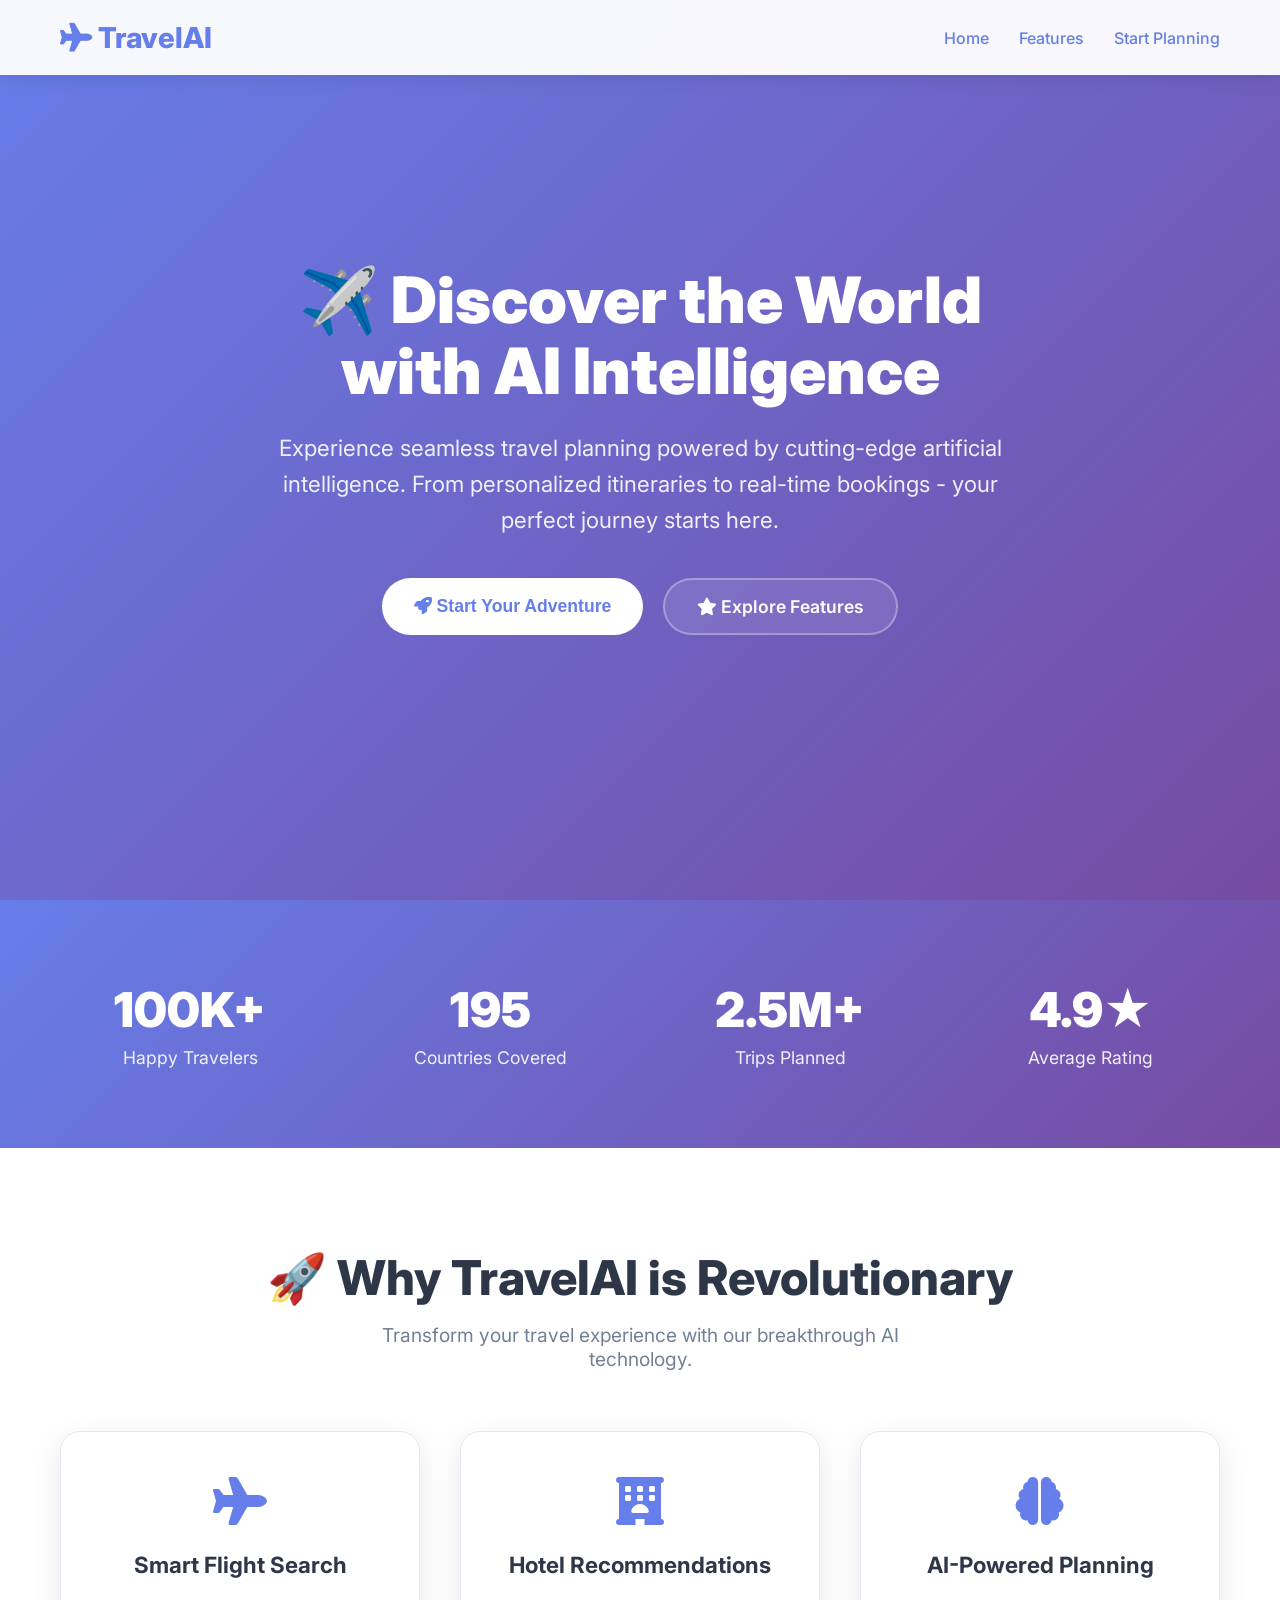
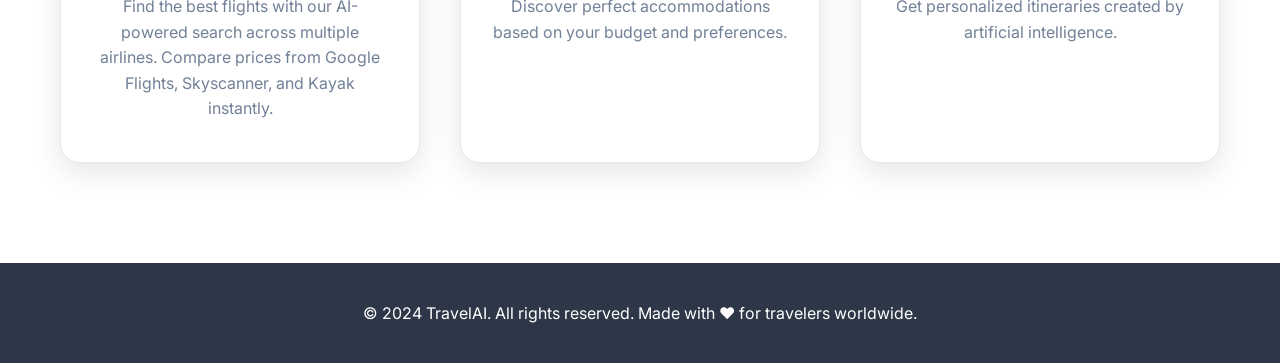
<file: templates/index_backup.html>
<!DOCTYPE html>
<html lang="en">
<head>
    <meta charset="UTF-8">
    <meta name="viewport" content="width=device-width, initial-scale=1.0">
    <title>TravelAI - Your Smart Travel Companion</title>
    <link href="https://cdnjs.cloudflare.com/ajax/libs/font-awesome/6.0.0/css/all.min.css" rel="stylesheet">
    <link href="https://fonts.googleapis.com/css2?family=Inter:wght@300;400;500;600;700;800&display=swap" rel="stylesheet">
    <style>
        * {
            margin: 0;
            padding: 0;
            box-sizing: border-box;
        }

        body {
            font-family: 'Inter', sans-serif;
            background: #ffffff;
            min-height: 100vh;
            color: #333;
            overflow-x: hidden;
        }

        /* Navigation */
        .navbar {
            position: fixed;
            top: 0;
            left: 0;
            right: 0;
            background: rgba(255, 255, 255, 0.95);
            backdrop-filter: blur(20px);
            z-index: 1000;
            padding: 20px 0;
            box-shadow: 0 2px 20px rgba(0, 0, 0, 0.1);
        }

        .nav-container {
            max-width: 1200px;
            margin: 0 auto;
            padding: 0 20px;
            display: flex;
            justify-content: space-between;
            align-items: center;
        }

        .logo {
            font-size: 1.8rem;
            font-weight: 800;
            color: #667eea;
            text-decoration: none;
        }

        .nav-links {
            display: flex;
            gap: 30px;
            list-style: none;
        }

        .nav-link {
            color: #667eea;
            text-decoration: none;
            font-weight: 500;
            transition: color 0.3s ease;
        }

        .nav-link:hover {
            color: #5a67d8;
        }

        /* Hero Section */
        .hero-section {
            min-height: 100vh;
            background: linear-gradient(135deg, #667eea 0%, #764ba2 100%);
            display: flex;
            align-items: center;
            justify-content: center;
            text-align: center;
            color: white;
            position: relative;
            overflow: hidden;
        }

        .hero-content {
            max-width: 800px;
            padding: 0 20px;
            z-index: 2;
        }

        .hero-title {
            font-size: 4rem;
            font-weight: 900;
            margin-bottom: 24px;
            line-height: 1.1;
        }

        .hero-subtitle {
            font-size: 1.4rem;
            margin-bottom: 40px;
            opacity: 0.9;
            line-height: 1.6;
        }

        .cta-buttons {
            display: flex;
            gap: 20px;
            justify-content: center;
            flex-wrap: wrap;
        }

        .cta-button {
            padding: 16px 32px;
            border-radius: 50px;
            font-size: 1.1rem;
            font-weight: 600;
            text-decoration: none;
            transition: all 0.3s ease;
            cursor: pointer;
            border: none;
        }

        .cta-button.primary {
            background: white;
            color: #667eea;
        }

        .cta-button.primary:hover {
            background: #f8f9ff;
            transform: translateY(-2px);
            box-shadow: 0 10px 30px rgba(0, 0, 0, 0.2);
        }

        .cta-button.secondary {
            background: rgba(255, 255, 255, 0.1);
            color: white;
            border: 2px solid rgba(255, 255, 255, 0.3);
        }

        .cta-button.secondary:hover {
            background: rgba(255, 255, 255, 0.2);
            transform: translateY(-2px);
        }

        /* Features Section */
        .features-section {
            padding: 100px 0;
            background: white;
        }

        .container {
            max-width: 1200px;
            margin: 0 auto;
            padding: 0 20px;
        }

        .section-header {
            text-align: center;
            margin-bottom: 60px;
        }

        .section-title {
            font-size: 3rem;
            font-weight: 800;
            color: #2d3748;
            margin-bottom: 16px;
        }

        .section-subtitle {
            font-size: 1.2rem;
            color: #718096;
            max-width: 600px;
            margin: 0 auto;
        }

        .features-grid {
            display: grid;
            grid-template-columns: repeat(auto-fit, minmax(300px, 1fr));
            gap: 40px;
        }

        .feature-card {
            background: white;
            padding: 40px 30px;
            border-radius: 20px;
            text-align: center;
            box-shadow: 0 10px 30px rgba(0, 0, 0, 0.1);
            border: 1px solid #e2e8f0;
            transition: all 0.3s ease;
        }

        .feature-card:hover {
            transform: translateY(-10px);
            box-shadow: 0 20px 50px rgba(0, 0, 0, 0.15);
        }

        .feature-icon {
            font-size: 3rem;
            color: #667eea;
            margin-bottom: 20px;
        }

        .feature-title {
            font-size: 1.4rem;
            font-weight: 700;
            color: #2d3748;
            margin-bottom: 16px;
        }

        .feature-description {
            color: #718096;
            line-height: 1.6;
        }

        /* Stats Section */
        .stats-section {
            background: linear-gradient(135deg, #667eea 0%, #764ba2 100%);
            padding: 80px 0;
            color: white;
        }

        .stats-grid {
            display: grid;
            grid-template-columns: repeat(auto-fit, minmax(200px, 1fr));
            gap: 40px;
            text-align: center;
        }

        .stat-number {
            font-size: 3rem;
            font-weight: 900;
            margin-bottom: 8px;
        }

        .stat-label {
            font-size: 1.1rem;
            opacity: 0.9;
        }

        /* App Section (Hidden by default) */
        .app-section {
            display: none;
            min-height: 100vh;
            background: #f8f9fa;
            padding: 100px 0;
        }

        .app-section.active {
            display: block;
        }

        .main-content {
            display: grid;
            grid-template-columns: 1fr 1fr;
            gap: 30px;
            margin-bottom: 30px;
        }

        .search-panel, .chat-panel {
            background: white;
            border-radius: 15px;
            padding: 30px;
            box-shadow: 0 10px 30px rgba(0,0,0,0.1);
        }

        .panel-title {
            font-size: 1.5rem;
            margin-bottom: 20px;
            color: #667eea;
            display: flex;
            align-items: center;
            gap: 10px;
        }

        .form-group {
            margin-bottom: 20px;
        }

        .form-row {
            display: grid;
            grid-template-columns: 1fr 1fr;
            gap: 15px;
        }

        label {
            display: block;
            margin-bottom: 5px;
            font-weight: 600;
            color: #555;
        }

        input, select, textarea {
            width: 100%;
            padding: 12px;
            border: 2px solid #e1e5e9;
            border-radius: 8px;
            font-size: 1rem;
            transition: border-color 0.3s;
        }

        input:focus, select:focus, textarea:focus {
            outline: none;
            border-color: #667eea;
        }

        .btn {
            background: linear-gradient(135deg, #667eea 0%, #764ba2 100%);
            color: white;
            border: none;
            padding: 15px 30px;
            border-radius: 8px;
            font-size: 1rem;
            font-weight: 600;
            cursor: pointer;
            transition: transform 0.3s;
            width: 100%;
        }

        .btn:hover {
            transform: translateY(-2px);
        }

        /* Footer */
        .footer {
            background: #2d3748;
            color: white;
            padding: 40px 0;
            text-align: center;
        }

        /* Responsive Design */
        @media (max-width: 768px) {
            .hero-title {
                font-size: 2.5rem;
            }

            .main-content {
                grid-template-columns: 1fr;
            }

            .nav-links {
                display: none;
            }

            .cta-buttons {
                flex-direction: column;
                align-items: center;
            }
        }
    </style>
</head>
<body>
    <!-- Navigation -->
    <nav class="navbar">
        <div class="nav-container">
            <a href="#" class="logo">
                <i class="fas fa-plane"></i> TravelAI
            </a>
            <ul class="nav-links">
                <li><a href="#home" class="nav-link">Home</a></li>
                <li><a href="#features" class="nav-link">Features</a></li>
                <li><a href="#" class="nav-link" onclick="showApp()">Start Planning</a></li>
            </ul>
        </div>
    </nav>

    <!-- Landing Page -->
    <div id="landing-page">
        <!-- Hero Section -->
        <section class="hero-section" id="home">
            <div class="hero-content">
                <h1 class="hero-title">
                    ✈️ Discover the World<br>with AI Intelligence
                </h1>
                <p class="hero-subtitle">
                    Experience seamless travel planning powered by cutting-edge artificial intelligence. 
                    From personalized itineraries to real-time bookings - your perfect journey starts here.
                </p>
                <div class="cta-buttons">
                    <button class="cta-button primary" onclick="showApp()">
                        <i class="fas fa-rocket"></i> Start Your Adventure
                    </button>
                    <a href="#features" class="cta-button secondary">
                        <i class="fas fa-star"></i> Explore Features
                    </a>
                </div>
            </div>
        </section>

        <!-- Stats Section -->
        <section class="stats-section">
            <div class="container">
                <div class="stats-grid">
                    <div class="stat-item">
                        <div class="stat-number">100K+</div>
                        <div class="stat-label">Happy Travelers</div>
                    </div>
                    <div class="stat-item">
                        <div class="stat-number">195</div>
                        <div class="stat-label">Countries Covered</div>
                    </div>
                    <div class="stat-item">
                        <div class="stat-number">2.5M+</div>
                        <div class="stat-label">Trips Planned</div>
                    </div>
                    <div class="stat-item">
                        <div class="stat-number">4.9★</div>
                        <div class="stat-label">Average Rating</div>
                    </div>
                </div>
            </div>
        </section>

        <!-- Features Section -->
        <section class="features-section" id="features">
            <div class="container">
                <div class="section-header">
                    <h2 class="section-title">🚀 Why TravelAI is Revolutionary</h2>
                    <p class="section-subtitle">
                        Transform your travel experience with our breakthrough AI technology.
                    </p>
                </div>
                <div class="features-grid">
                    <div class="feature-card">
                        <div class="feature-icon">
                            <i class="fas fa-plane"></i>
                        </div>
                        <h3 class="feature-title">Smart Flight Search</h3>
                        <p class="feature-description">
                            Find the best flights with our AI-powered search across multiple airlines. 
                            Compare prices from Google Flights, Skyscanner, and Kayak instantly.
                        </p>
                    </div>
                    <div class="feature-card">
                        <div class="feature-icon">
                            <i class="fas fa-hotel"></i>
                        </div>
                        <h3 class="feature-title">Hotel Recommendations</h3>
                        <p class="feature-description">
                            Discover perfect accommodations based on your budget and preferences.
                        </p>
                    </div>
                    <div class="feature-card">
                        <div class="feature-icon">
                            <i class="fas fa-brain"></i>
                        </div>
                        <h3 class="feature-title">AI-Powered Planning</h3>
                        <p class="feature-description">
                            Get personalized itineraries created by artificial intelligence.
                        </p>
                    </div>
                </div>
            </div>
        </section>
    </div>

    <!-- App Section (Hidden by default) -->
    <div class="app-section" id="app-section">
        <div class="container">
            <h1 style="text-align: center; margin-bottom: 30px; color: #667eea;">
                <i class="fas fa-plane"></i> TravelAI - Plan Your Journey
            </h1>
            <button onclick="showLanding()" style="margin-bottom: 20px; padding: 10px 20px; background: #667eea; color: white; border: none; border-radius: 5px; cursor: pointer;">
                ← Back to Home
            </button>

            <div class="main-content">
                <!-- Search Panel -->
                <div class="search-panel">
                    <h2 class="panel-title">
                        <i class="fas fa-search"></i> Plan Your Trip
                    </h2>
                    
                    <form id="searchForm">
                        <div class="form-row">
                            <div class="form-group">
                                <label for="origin">From</label>
                                <input type="text" id="origin" name="origin" placeholder="New York, Los Angeles, JFK" required>
                            </div>
                            <div class="form-group">
                                <label for="destination">To</label>
                                <input type="text" id="destination" name="destination" placeholder="Paris, London, Tokyo" required>
                            </div>
                        </div>

                        <div class="form-row">
                            <div class="form-group">
                                <label for="departure_date">Departure Date</label>
                                <input type="date" id="departure_date" name="departure_date" required>
                            </div>
                            <div class="form-group">
                                <label for="return_date">Return Date (Optional)</label>
                                <input type="date" id="return_date" name="return_date">
                            </div>
                        </div>

                        <div class="form-row">
                            <div class="form-group">
                                <label for="people_count">Number of Travelers</label>
                                <select id="people_count" name="people_count">
                                    <option value="1">1 Person</option>
                                    <option value="2">2 People</option>
                                    <option value="3">3 People</option>
                                    <option value="4">4 People</option>
                                    <option value="5">5+ People</option>
                                </select>
                            </div>
                            <div class="form-group">
                                <label for="budget">Budget (USD)</label>
                                <input type="number" id="budget" name="budget" placeholder="e.g., 2000" min="0">
                            </div>
                        </div>

                        <button type="submit" class="btn">
                            <i class="fas fa-search"></i> Search & Plan My Trip
                        </button>
                    </form>
                </div>

                <!-- Chat Panel -->
                <div class="chat-panel">
                    <h2 class="panel-title">
                        <i class="fas fa-comments"></i> AI Travel Assistant
                    </h2>
                    
                    <div style="height: 300px; border: 1px solid #e1e5e9; border-radius: 8px; padding: 15px; overflow-y: auto; margin-bottom: 15px; background: #f8f9fa;">
                        <div style="text-align: center; color: #666; padding: 20px;">
                            <i class="fas fa-robot" style="font-size: 2rem; margin-bottom: 10px;"></i>
                            <p>Hello! I'm your AI travel assistant. Ask me anything about your trip!</p>
                        </div>
                    </div>
                    
                    <div style="display: flex; gap: 10px;">
                        <input type="text" placeholder="Ask me about destinations, weather, tips..." style="flex: 1;">
                        <button style="padding: 12px 20px; background: #667eea; color: white; border: none; border-radius: 8px; cursor: pointer;">
                            <i class="fas fa-paper-plane"></i>
                        </button>
                    </div>
                </div>
            </div>
        </div>
    </div>

    <!-- Footer -->
    <footer class="footer">
        <div class="container">
            <p>&copy; 2024 TravelAI. All rights reserved. Made with ❤️ for travelers worldwide.</p>
        </div>
    </footer>

    <script>
        // Landing Page Functions
        function showApp() {
            document.getElementById('landing-page').style.display = 'none';
            document.getElementById('app-section').classList.add('active');
            document.querySelector('.navbar').style.display = 'none';
        }

        function showLanding() {
            document.getElementById('landing-page').style.display = 'block';
            document.getElementById('app-section').classList.remove('active');
            document.querySelector('.navbar').style.display = 'block';
        }

        // Set minimum date to today
        document.addEventListener('DOMContentLoaded', function() {
            const today = new Date().toISOString().split('T')[0];
            document.getElementById('departure_date').min = today;
            document.getElementById('return_date').min = today;
        });

        // Form submission (placeholder)
        document.getElementById('searchForm').addEventListener('submit', function(e) {
            e.preventDefault();
            alert('Search functionality will be implemented with the backend!');
        });

        // Smooth scrolling
        document.querySelectorAll('a[href^="#"]').forEach(anchor => {
            anchor.addEventListener('click', function (e) {
                e.preventDefault();
                const target = document.querySelector(this.getAttribute('href'));
                if (target) {
                    target.scrollIntoView({ behavior: 'smooth' });
                }
            });
        });
    </script>
</body>
</html>
</file>
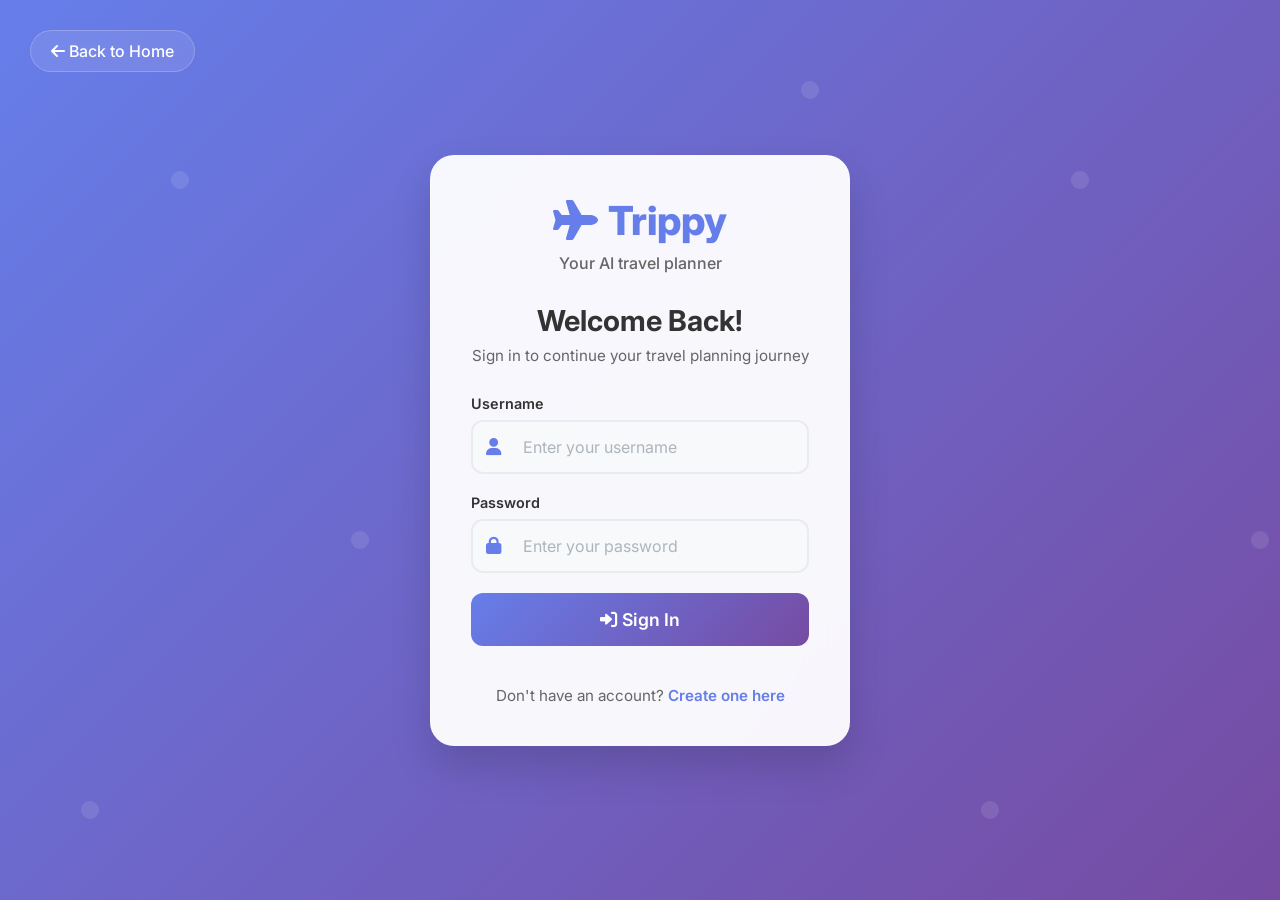
<file: templates/login.html>
<!DOCTYPE html>
<html lang="en">
<head>
    <meta charset="UTF-8">
    <meta name="viewport" content="width=device-width, initial-scale=1.0">
    <title>Login - Trippy</title>
    <link href="https://cdnjs.cloudflare.com/ajax/libs/font-awesome/6.0.0/css/all.min.css" rel="stylesheet">
    <link href="https://fonts.googleapis.com/css2?family=Inter:wght@300;400;500;600;700;800&display=swap" rel="stylesheet">
    <style>
        * {
            margin: 0;
            padding: 0;
            box-sizing: border-box;
        }

        body {
            font-family: 'Inter', sans-serif;
            background: linear-gradient(135deg, #667eea 0%, #764ba2 100%);
            min-height: 100vh;
            display: flex;
            align-items: center;
            justify-content: center;
            position: relative;
            overflow: hidden;
        }

        body::before {
            content: '';
            position: absolute;
            top: 0;
            left: 0;
            right: 0;
            bottom: 0;
            background: url('data:image/svg+xml,<svg xmlns="http://www.w3.org/2000/svg" viewBox="0 0 100 100"><circle cx="20" cy="20" r="1" fill="rgba(255,255,255,0.1)"/><circle cx="80" cy="80" r="1" fill="rgba(255,255,255,0.1)"/><circle cx="40" cy="60" r="1" fill="rgba(255,255,255,0.1)"/><circle cx="90" cy="10" r="1" fill="rgba(255,255,255,0.1)"/><circle cx="10" cy="90" r="1" fill="rgba(255,255,255,0.1)"/><circle cx="60" cy="30" r="1" fill="rgba(255,255,255,0.1)"/></svg>');
            animation: float 6s ease-in-out infinite;
            pointer-events: none;
        }

        @keyframes float {
            0%, 100% { transform: translateY(0px); }
            50% { transform: translateY(-10px); }
        }

        @keyframes fadeInUp {
            from {
                opacity: 0;
                transform: translateY(30px);
            }
            to {
                opacity: 1;
                transform: translateY(0);
            }
        }

        @keyframes pulse {
            0%, 100% { transform: scale(1); }
            50% { transform: scale(1.05); }
        }

        .login-container {
            background: rgba(255, 255, 255, 0.95);
            backdrop-filter: blur(20px);
            border-radius: 24px;
            padding: 40px;
            width: 100%;
            max-width: 420px;
            box-shadow: 0 20px 40px rgba(0, 0, 0, 0.15);
            border: 1px solid rgba(255, 255, 255, 0.2);
            animation: fadeInUp 0.8s ease-out;
            position: relative;
            z-index: 2;
        }

        .logo-section {
            text-align: center;
            margin-bottom: 30px;
        }

        .logo {
            font-size: 2.5rem;
            font-weight: 800;
            color: #667eea;
            margin-bottom: 8px;
        }

        .logo i {
            margin-right: 10px;
        }

        .tagline {
            color: #666;
            font-size: 1rem;
            font-weight: 500;
        }

        .login-header {
            text-align: center;
            margin-bottom: 30px;
        }

        .login-title {
            font-size: 1.8rem;
            font-weight: 700;
            color: #333;
            margin-bottom: 8px;
        }

        .login-subtitle {
            color: #666;
            font-size: 0.95rem;
        }

        .form-group {
            margin-bottom: 20px;
            position: relative;
        }

        .form-group label {
            display: block;
            margin-bottom: 8px;
            font-weight: 600;
            color: #333;
            font-size: 0.9rem;
        }

        .input-wrapper {
            position: relative;
        }

        .input-icon {
            position: absolute;
            left: 15px;
            top: 50%;
            transform: translateY(-50%);
            color: #667eea;
            font-size: 1.1rem;
        }

        .form-input {
            width: 100%;
            padding: 15px 15px 15px 50px;
            border: 2px solid #e9ecef;
            border-radius: 12px;
            font-size: 1rem;
            transition: all 0.3s ease;
            background: #f8f9fa;
            font-family: 'Inter', sans-serif;
        }

        .form-input:focus {
            outline: none;
            border-color: #667eea;
            background: white;
            box-shadow: 0 0 0 3px rgba(102, 126, 234, 0.1);
        }

        .form-input::placeholder {
            color: #adb5bd;
        }

        .login-btn {
            width: 100%;
            padding: 16px;
            background: linear-gradient(135deg, #667eea 0%, #764ba2 100%);
            color: white;
            border: none;
            border-radius: 12px;
            font-size: 1.1rem;
            font-weight: 600;
            cursor: pointer;
            transition: all 0.3s ease;
            margin-bottom: 20px;
            font-family: 'Inter', sans-serif;
        }

        .login-btn:hover {
            transform: translateY(-2px);
            box-shadow: 0 10px 30px rgba(102, 126, 234, 0.3);
        }

        .login-btn:active {
            transform: translateY(0);
        }

        .login-btn:disabled {
            opacity: 0.7;
            cursor: not-allowed;
            transform: none;
        }

        .message {
            text-align: center;
            margin-bottom: 16px;
            padding: 12px;
            border-radius: 8px;
            font-weight: 500;
            display: none;
        }

        .error {
            background: #fee;
            color: #c53030;
            border: 1px solid #feb2b2;
        }

        .success {
            background: #f0fff4;
            color: #38a169;
            border: 1px solid #9ae6b4;
        }

        .divider {
            text-align: center;
            margin: 25px 0;
            position: relative;
        }

        .divider::before {
            content: '';
            position: absolute;
            top: 50%;
            left: 0;
            right: 0;
            height: 1px;
            background: #e9ecef;
        }

        .divider span {
            background: rgba(255, 255, 255, 0.95);
            padding: 0 15px;
            color: #666;
            font-size: 0.9rem;
        }

        .register-link {
            text-align: center;
            margin-top: 20px;
        }

        .register-link p {
            color: #666;
            font-size: 0.95rem;
        }

        .register-link a {
            color: #667eea;
            text-decoration: none;
            font-weight: 600;
            transition: color 0.3s ease;
        }

        .register-link a:hover {
            color: #5a67d8;
        }

        .back-to-home {
            position: absolute;
            top: 30px;
            left: 30px;
            color: white;
            text-decoration: none;
            font-weight: 500;
            padding: 10px 20px;
            border-radius: 25px;
            background: rgba(255, 255, 255, 0.1);
            backdrop-filter: blur(10px);
            border: 1px solid rgba(255, 255, 255, 0.2);
            transition: all 0.3s ease;
            z-index: 3;
        }

        .back-to-home:hover {
            background: rgba(255, 255, 255, 0.2);
            transform: translateY(-2px);
        }

        .loading-spinner {
            width: 20px;
            height: 20px;
            border: 2px solid transparent;
            border-top: 2px solid white;
            border-radius: 50%;
            animation: spin 1s linear infinite;
            display: inline-block;
            margin-right: 8px;
        }

        @keyframes spin {
            0% { transform: rotate(0deg); }
            100% { transform: rotate(360deg); }
        }

        /* Responsive Design */
        @media (max-width: 480px) {
            .login-container {
                margin: 20px;
                padding: 30px 20px;
            }

            .back-to-home {
                top: 20px;
                left: 20px;
                padding: 8px 16px;
                font-size: 0.9rem;
            }
        }
    </style>
</head>
<body>
    <a href="/" class="back-to-home">
        <i class="fas fa-arrow-left"></i> Back to Home
    </a>

    <div class="login-container">
        <div class="logo-section">
            <div class="logo">
                <i class="fas fa-plane"></i>Trippy
            </div>
            <div class="tagline">Your AI travel planner</div>
        </div>

        <div class="login-header">
            <h2 class="login-title">Welcome Back!</h2>
            <p class="login-subtitle">Sign in to continue your travel planning journey</p>
        </div>

        <form id="loginForm">
            <div class="form-group">
                <label for="username">Username</label>
                <div class="input-wrapper">
                    <i class="fas fa-user input-icon"></i>
                    <input type="text" id="username" name="username" class="form-input" placeholder="Enter your username" required>
                </div>
            </div>

            <div class="form-group">
                <label for="password">Password</label>
                <div class="input-wrapper">
                    <i class="fas fa-lock input-icon"></i>
                    <input type="password" id="password" name="password" class="form-input" placeholder="Enter your password" required>
                </div>
            </div>

            <div class="message error" id="errorMsg"></div>
            <div class="message success" id="successMsg"></div>

            <button type="submit" class="login-btn" id="loginBtn">
                <i class="fas fa-sign-in-alt"></i> Sign In
            </button>
        </form>

        <div class="register-link">
            <p>Don't have an account? <a href="/register">Create one here</a></p>
        </div>
    </div>

    <script>
        document.getElementById('loginForm').onsubmit = async function(e) {
            e.preventDefault();
            
            const btn = document.getElementById('loginBtn');
            const errorMsg = document.getElementById('errorMsg');
            const successMsg = document.getElementById('successMsg');
            
            // Reset messages
            errorMsg.style.display = 'none';
            successMsg.style.display = 'none';
            
            // Show loading state
            btn.disabled = true;
            btn.innerHTML = '<span class="loading-spinner"></span>Signing In...';
            
            const username = this.username.value;
            const password = this.password.value;
            
            try {
                const res = await fetch('/login', {
                    method: 'POST',
                    headers: { 'Content-Type': 'application/json' },
                    body: JSON.stringify({ username, password })
                });
                
                const data = await res.json();
                
                if (data.success) {
                    successMsg.textContent = 'Login successful! Redirecting...';
                    successMsg.style.display = 'block';
                    
                    setTimeout(() => {
                        window.location.href = '/';
                    }, 1000);
                } else {
                    throw new Error(data.error || 'Login failed');
                }
            } catch (error) {
                errorMsg.textContent = error.message;
                errorMsg.style.display = 'block';
                
                // Reset button
                btn.disabled = false;
                btn.innerHTML = '<i class="fas fa-sign-in-alt"></i> Sign In';
            }
        };

        // Add enter key support
        document.addEventListener('keypress', function(e) {
            if (e.key === 'Enter') {
                document.getElementById('loginForm').requestSubmit();
            }
        });
    </script>
</body>
</html>
</file>
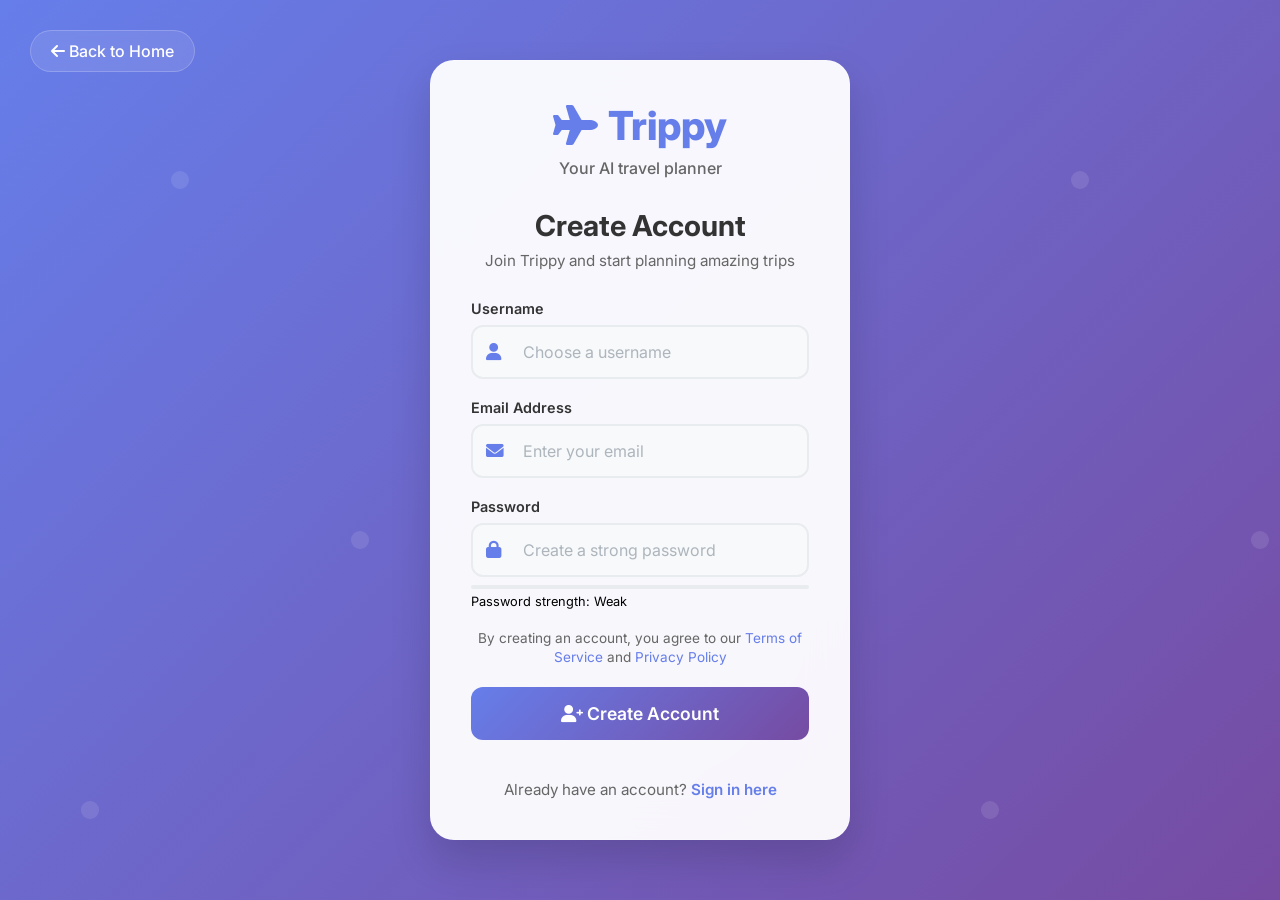
<file: templates/register.html>
<!DOCTYPE html>
<html lang="en">
<head>
    <meta charset="UTF-8">
    <meta name="viewport" content="width=device-width, initial-scale=1.0">
    <title>Sign Up - Trippy</title>
    <link href="https://cdnjs.cloudflare.com/ajax/libs/font-awesome/6.0.0/css/all.min.css" rel="stylesheet">
    <link href="https://fonts.googleapis.com/css2?family=Inter:wght@300;400;500;600;700;800&display=swap" rel="stylesheet">
    <style>
        * {
            margin: 0;
            padding: 0;
            box-sizing: border-box;
        }

        body {
            font-family: 'Inter', sans-serif;
            background: linear-gradient(135deg, #667eea 0%, #764ba2 100%);
            min-height: 100vh;
            display: flex;
            align-items: center;
            justify-content: center;
            position: relative;
            overflow: hidden;
        }

        body::before {
            content: '';
            position: absolute;
            top: 0;
            left: 0;
            right: 0;
            bottom: 0;
            background: url('data:image/svg+xml,<svg xmlns="http://www.w3.org/2000/svg" viewBox="0 0 100 100"><circle cx="20" cy="20" r="1" fill="rgba(255,255,255,0.1)"/><circle cx="80" cy="80" r="1" fill="rgba(255,255,255,0.1)"/><circle cx="40" cy="60" r="1" fill="rgba(255,255,255,0.1)"/><circle cx="90" cy="10" r="1" fill="rgba(255,255,255,0.1)"/><circle cx="10" cy="90" r="1" fill="rgba(255,255,255,0.1)"/><circle cx="60" cy="30" r="1" fill="rgba(255,255,255,0.1)"/></svg>');
            animation: float 6s ease-in-out infinite;
            pointer-events: none;
        }

        @keyframes float {
            0%, 100% { transform: translateY(0px); }
            50% { transform: translateY(-10px); }
        }

        @keyframes fadeInUp {
            from {
                opacity: 0;
                transform: translateY(30px);
            }
            to {
                opacity: 1;
                transform: translateY(0);
            }
        }

        @keyframes pulse {
            0%, 100% { transform: scale(1); }
            50% { transform: scale(1.05); }
        }

        .register-container {
            background: rgba(255, 255, 255, 0.95);
            backdrop-filter: blur(20px);
            border-radius: 24px;
            padding: 40px;
            width: 100%;
            max-width: 420px;
            box-shadow: 0 20px 40px rgba(0, 0, 0, 0.15);
            border: 1px solid rgba(255, 255, 255, 0.2);
            animation: fadeInUp 0.8s ease-out;
            position: relative;
            z-index: 2;
        }

        .logo-section {
            text-align: center;
            margin-bottom: 30px;
        }

        .logo {
            font-size: 2.5rem;
            font-weight: 800;
            color: #667eea;
            margin-bottom: 8px;
        }

        .logo i {
            margin-right: 10px;
        }

        .tagline {
            color: #666;
            font-size: 1rem;
            font-weight: 500;
        }

        .register-header {
            text-align: center;
            margin-bottom: 30px;
        }

        .register-title {
            font-size: 1.8rem;
            font-weight: 700;
            color: #333;
            margin-bottom: 8px;
        }

        .register-subtitle {
            color: #666;
            font-size: 0.95rem;
        }

        .form-group {
            margin-bottom: 20px;
            position: relative;
        }

        .form-group label {
            display: block;
            margin-bottom: 8px;
            font-weight: 600;
            color: #333;
            font-size: 0.9rem;
        }

        .input-wrapper {
            position: relative;
        }

        .input-icon {
            position: absolute;
            left: 15px;
            top: 50%;
            transform: translateY(-50%);
            color: #667eea;
            font-size: 1.1rem;
        }

        .form-input {
            width: 100%;
            padding: 15px 15px 15px 50px;
            border: 2px solid #e9ecef;
            border-radius: 12px;
            font-size: 1rem;
            transition: all 0.3s ease;
            background: #f8f9fa;
            font-family: 'Inter', sans-serif;
        }

        .form-input:focus {
            outline: none;
            border-color: #667eea;
            background: white;
            box-shadow: 0 0 0 3px rgba(102, 126, 234, 0.1);
        }

        .form-input::placeholder {
            color: #adb5bd;
        }

        .password-strength {
            margin-top: 8px;
            font-size: 0.8rem;
        }

        .strength-indicator {
            height: 4px;
            background: #e9ecef;
            border-radius: 2px;
            margin: 5px 0;
            overflow: hidden;
        }

        .strength-bar {
            height: 100%;
            width: 0%;
            transition: all 0.3s ease;
            border-radius: 2px;
        }

        .strength-weak { background: #dc3545; width: 25%; }
        .strength-fair { background: #fd7e14; width: 50%; }
        .strength-good { background: #ffc107; width: 75%; }
        .strength-strong { background: #28a745; width: 100%; }

        .register-btn {
            width: 100%;
            padding: 16px;
            background: linear-gradient(135deg, #667eea 0%, #764ba2 100%);
            color: white;
            border: none;
            border-radius: 12px;
            font-size: 1.1rem;
            font-weight: 600;
            cursor: pointer;
            transition: all 0.3s ease;
            margin-bottom: 20px;
            font-family: 'Inter', sans-serif;
        }

        .register-btn:hover {
            transform: translateY(-2px);
            box-shadow: 0 10px 30px rgba(102, 126, 234, 0.3);
        }

        .register-btn:active {
            transform: translateY(0);
        }

        .register-btn:disabled {
            opacity: 0.7;
            cursor: not-allowed;
            transform: none;
        }

        .message {
            text-align: center;
            margin-bottom: 16px;
            padding: 12px;
            border-radius: 8px;
            font-weight: 500;
            display: none;
        }

        .error {
            background: #fee;
            color: #c53030;
            border: 1px solid #feb2b2;
        }

        .success {
            background: #f0fff4;
            color: #38a169;
            border: 1px solid #9ae6b4;
        }

        .login-link {
            text-align: center;
            margin-top: 20px;
        }

        .login-link p {
            color: #666;
            font-size: 0.95rem;
        }

        .login-link a {
            color: #667eea;
            text-decoration: none;
            font-weight: 600;
            transition: color 0.3s ease;
        }

        .login-link a:hover {
            color: #5a67d8;
        }

        .back-to-home {
            position: absolute;
            top: 30px;
            left: 30px;
            color: white;
            text-decoration: none;
            font-weight: 500;
            padding: 10px 20px;
            border-radius: 25px;
            background: rgba(255, 255, 255, 0.1);
            backdrop-filter: blur(10px);
            border: 1px solid rgba(255, 255, 255, 0.2);
            transition: all 0.3s ease;
            z-index: 3;
        }

        .back-to-home:hover {
            background: rgba(255, 255, 255, 0.2);
            transform: translateY(-2px);
        }

        .loading-spinner {
            width: 20px;
            height: 20px;
            border: 2px solid transparent;
            border-top: 2px solid white;
            border-radius: 50%;
            animation: spin 1s linear infinite;
            display: inline-block;
            margin-right: 8px;
        }

        @keyframes spin {
            0% { transform: rotate(0deg); }
            100% { transform: rotate(360deg); }
        }

        .terms {
            font-size: 0.85rem;
            color: #666;
            text-align: center;
            margin-bottom: 20px;
            line-height: 1.4;
        }

        .terms a {
            color: #667eea;
            text-decoration: none;
        }

        .terms a:hover {
            text-decoration: underline;
        }

        /* Responsive Design */
        @media (max-width: 480px) {
            .register-container {
                margin: 20px;
                padding: 30px 20px;
            }

            .back-to-home {
                top: 20px;
                left: 20px;
                padding: 8px 16px;
                font-size: 0.9rem;
            }
        }
    </style>
</head>
<body>
    <a href="/" class="back-to-home">
        <i class="fas fa-arrow-left"></i> Back to Home
    </a>

    <div class="register-container">
        <div class="logo-section">
            <div class="logo">
                <i class="fas fa-plane"></i>Trippy
            </div>
            <div class="tagline">Your AI travel planner</div>
        </div>

        <div class="register-header">
            <h2 class="register-title">Create Account</h2>
            <p class="register-subtitle">Join Trippy and start planning amazing trips</p>
        </div>

        <form id="registerForm">
            <div class="form-group">
                <label for="username">Username</label>
                <div class="input-wrapper">
                    <i class="fas fa-user input-icon"></i>
                    <input type="text" id="username" name="username" class="form-input" placeholder="Choose a username" required>
                </div>
            </div>

            <div class="form-group">
                <label for="email">Email Address</label>
                <div class="input-wrapper">
                    <i class="fas fa-envelope input-icon"></i>
                    <input type="email" id="email" name="email" class="form-input" placeholder="Enter your email" required>
                </div>
            </div>

            <div class="form-group">
                <label for="password">Password</label>
                <div class="input-wrapper">
                    <i class="fas fa-lock input-icon"></i>
                    <input type="password" id="password" name="password" class="form-input" placeholder="Create a strong password" required>
                </div>
                <div class="password-strength">
                    <div class="strength-indicator">
                        <div class="strength-bar" id="strengthBar"></div>
                    </div>
                    <div id="strengthText">Password strength: Weak</div>
                </div>
            </div>

            <div class="message error" id="errorMsg"></div>
            <div class="message success" id="successMsg"></div>

            <div class="terms">
                By creating an account, you agree to our <a href="#">Terms of Service</a> and <a href="#">Privacy Policy</a>
            </div>

            <button type="submit" class="register-btn" id="registerBtn">
                <i class="fas fa-user-plus"></i> Create Account
            </button>
        </form>

        <div class="login-link">
            <p>Already have an account? <a href="/login">Sign in here</a></p>
        </div>
    </div>

    <script>
        // Password strength checker
        function checkPasswordStrength(password) {
            const strengthBar = document.getElementById('strengthBar');
            const strengthText = document.getElementById('strengthText');
            
            let strength = 0;
            let strengthLabel = 'Weak';
            
            if (password.length >= 8) strength++;
            if (/[a-z]/.test(password)) strength++;
            if (/[A-Z]/.test(password)) strength++;
            if (/[0-9]/.test(password)) strength++;
            if (/[^A-Za-z0-9]/.test(password)) strength++;
            
            strengthBar.className = 'strength-bar';
            
            if (strength === 0 || strength === 1) {
                strengthBar.classList.add('strength-weak');
                strengthLabel = 'Weak';
            } else if (strength === 2) {
                strengthBar.classList.add('strength-fair');
                strengthLabel = 'Fair';
            } else if (strength === 3 || strength === 4) {
                strengthBar.classList.add('strength-good');
                strengthLabel = 'Good';
            } else if (strength === 5) {
                strengthBar.classList.add('strength-strong');
                strengthLabel = 'Strong';
            }
            
            strengthText.textContent = `Password strength: ${strengthLabel}`;
        }

        document.getElementById('password').addEventListener('input', function(e) {
            checkPasswordStrength(e.target.value);
        });

        document.getElementById('registerForm').onsubmit = async function(e) {
            e.preventDefault();
            
            const btn = document.getElementById('registerBtn');
            const errorMsg = document.getElementById('errorMsg');
            const successMsg = document.getElementById('successMsg');
            
            // Reset messages
            errorMsg.style.display = 'none';
            successMsg.style.display = 'none';
            
            // Show loading state
            btn.disabled = true;
            btn.innerHTML = '<span class="loading-spinner"></span>Creating Account...';
            
            const username = this.username.value;
            const email = this.email.value;
            const password = this.password.value;
            
            try {
                const res = await fetch('/register', {
                    method: 'POST',
                    headers: { 'Content-Type': 'application/json' },
                    body: JSON.stringify({ username, email, password })
                });
                
                const data = await res.json();
                
                if (data.success) {
                    successMsg.innerHTML = '<i class="fas fa-check-circle"></i> Account created successfully! Redirecting to login...';
                    successMsg.style.display = 'block';
                    
                    setTimeout(() => {
                        window.location.href = '/login';
                    }, 2000);
                } else {
                    throw new Error(data.error || 'Registration failed');
                }
            } catch (error) {
                errorMsg.innerHTML = '<i class="fas fa-exclamation-circle"></i> ' + error.message;
                errorMsg.style.display = 'block';
                
                // Reset button
                btn.disabled = false;
                btn.innerHTML = '<i class="fas fa-user-plus"></i> Create Account';
            }
        };

        // Add enter key support
        document.addEventListener('keypress', function(e) {
            if (e.key === 'Enter') {
                document.getElementById('registerForm').requestSubmit();
            }
        });
    </script>
</body>
</html>
</file>
